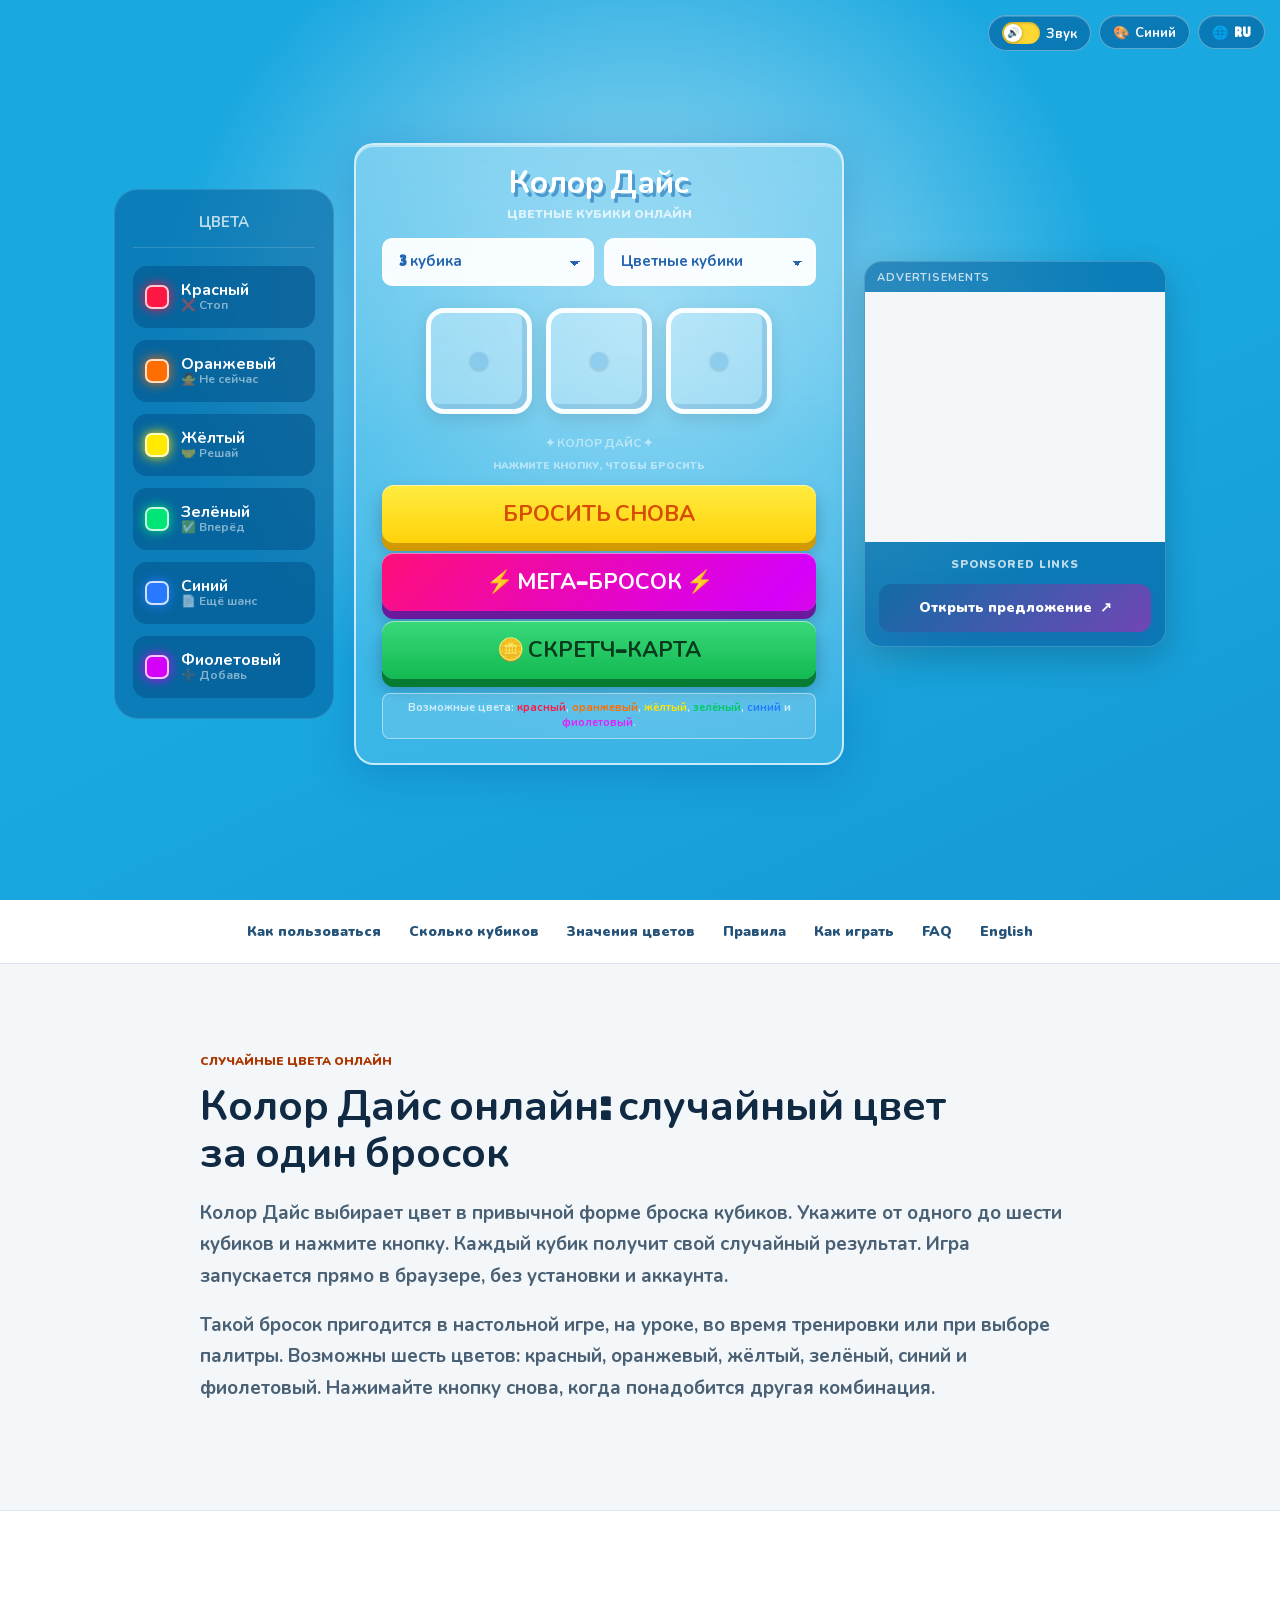
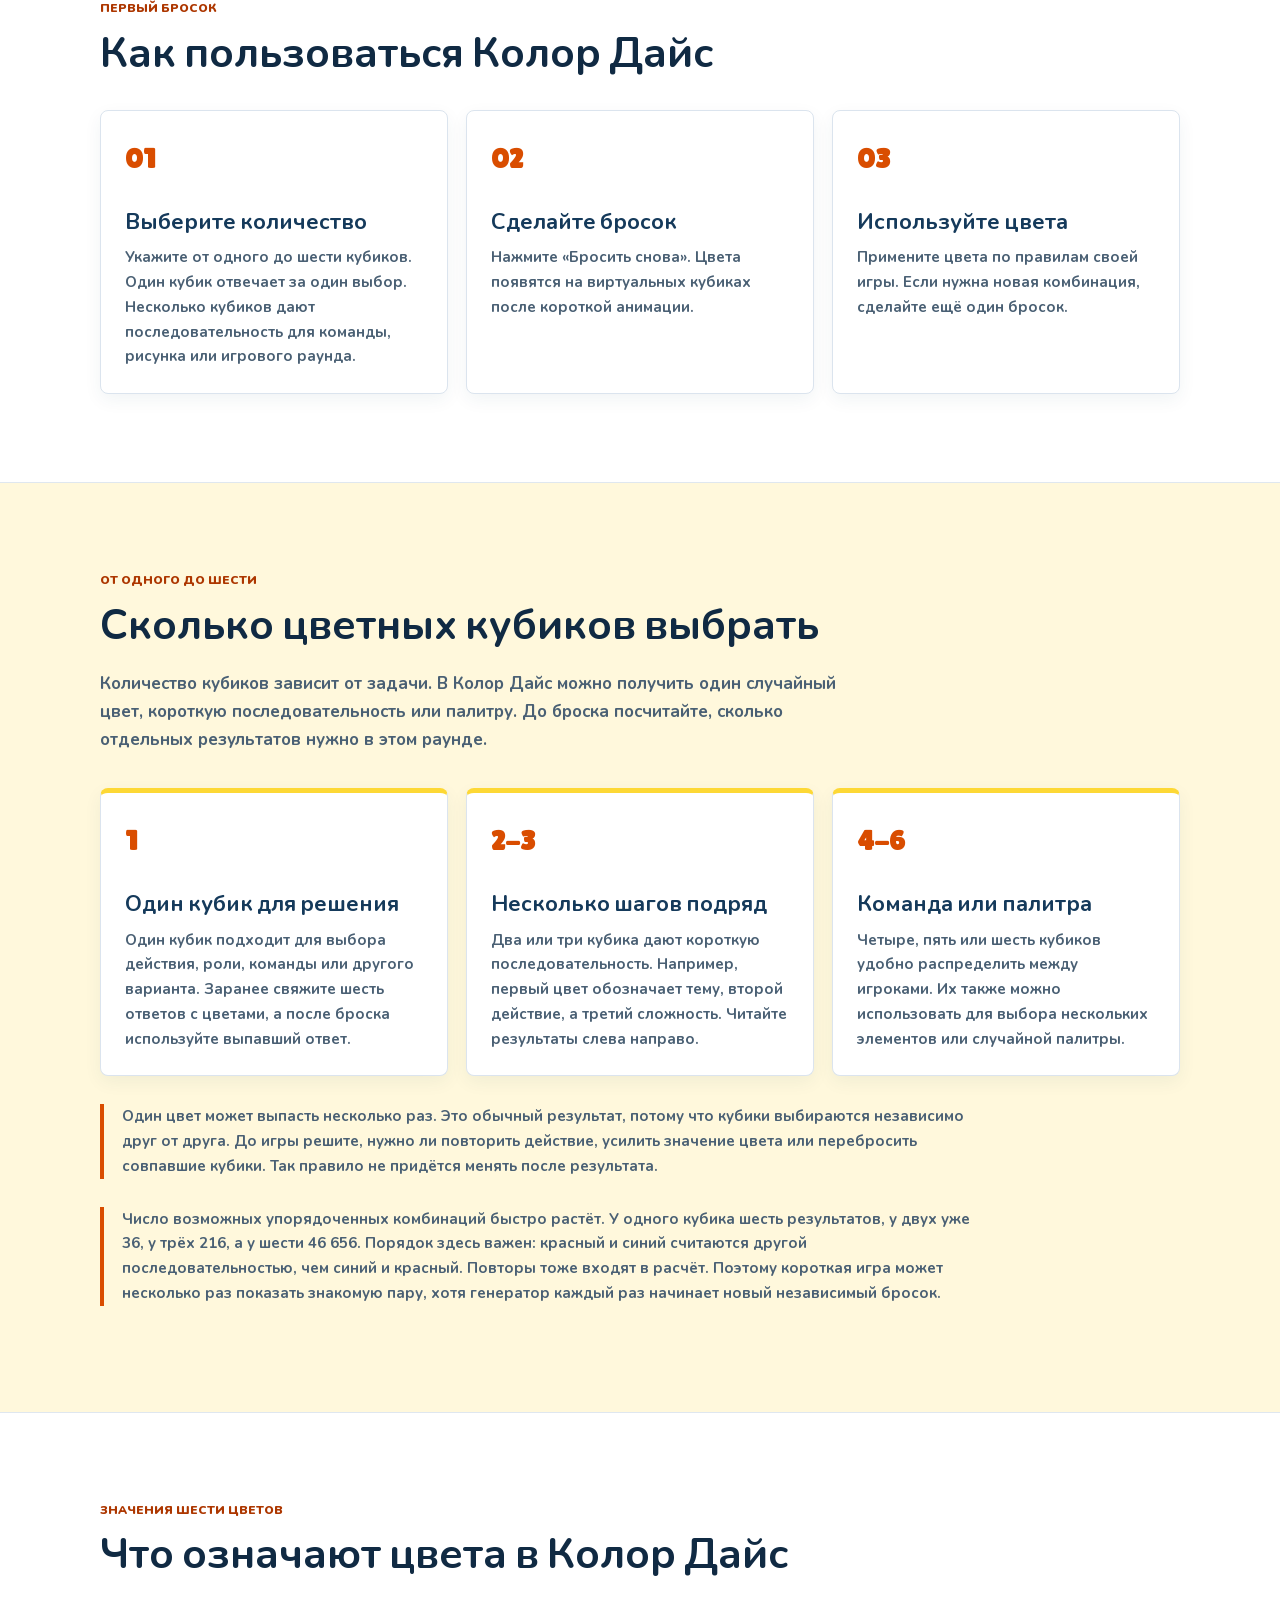
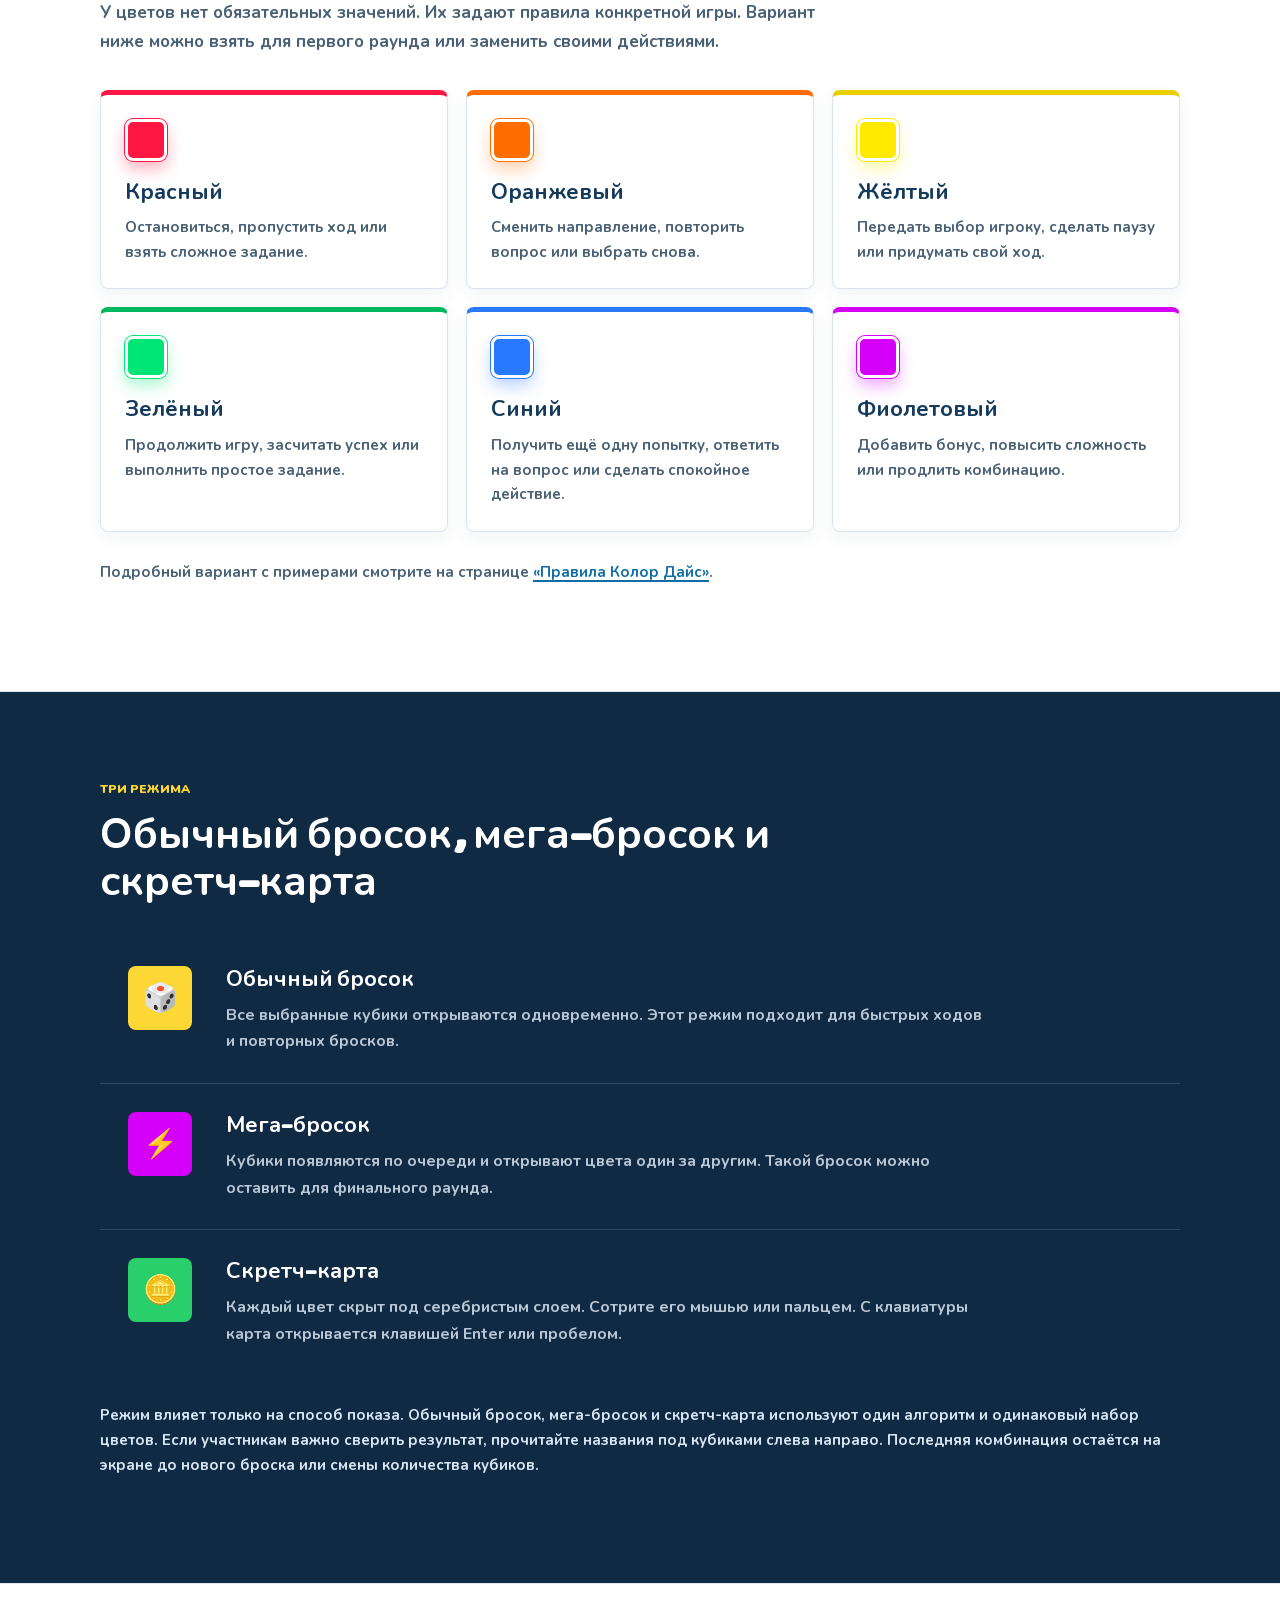
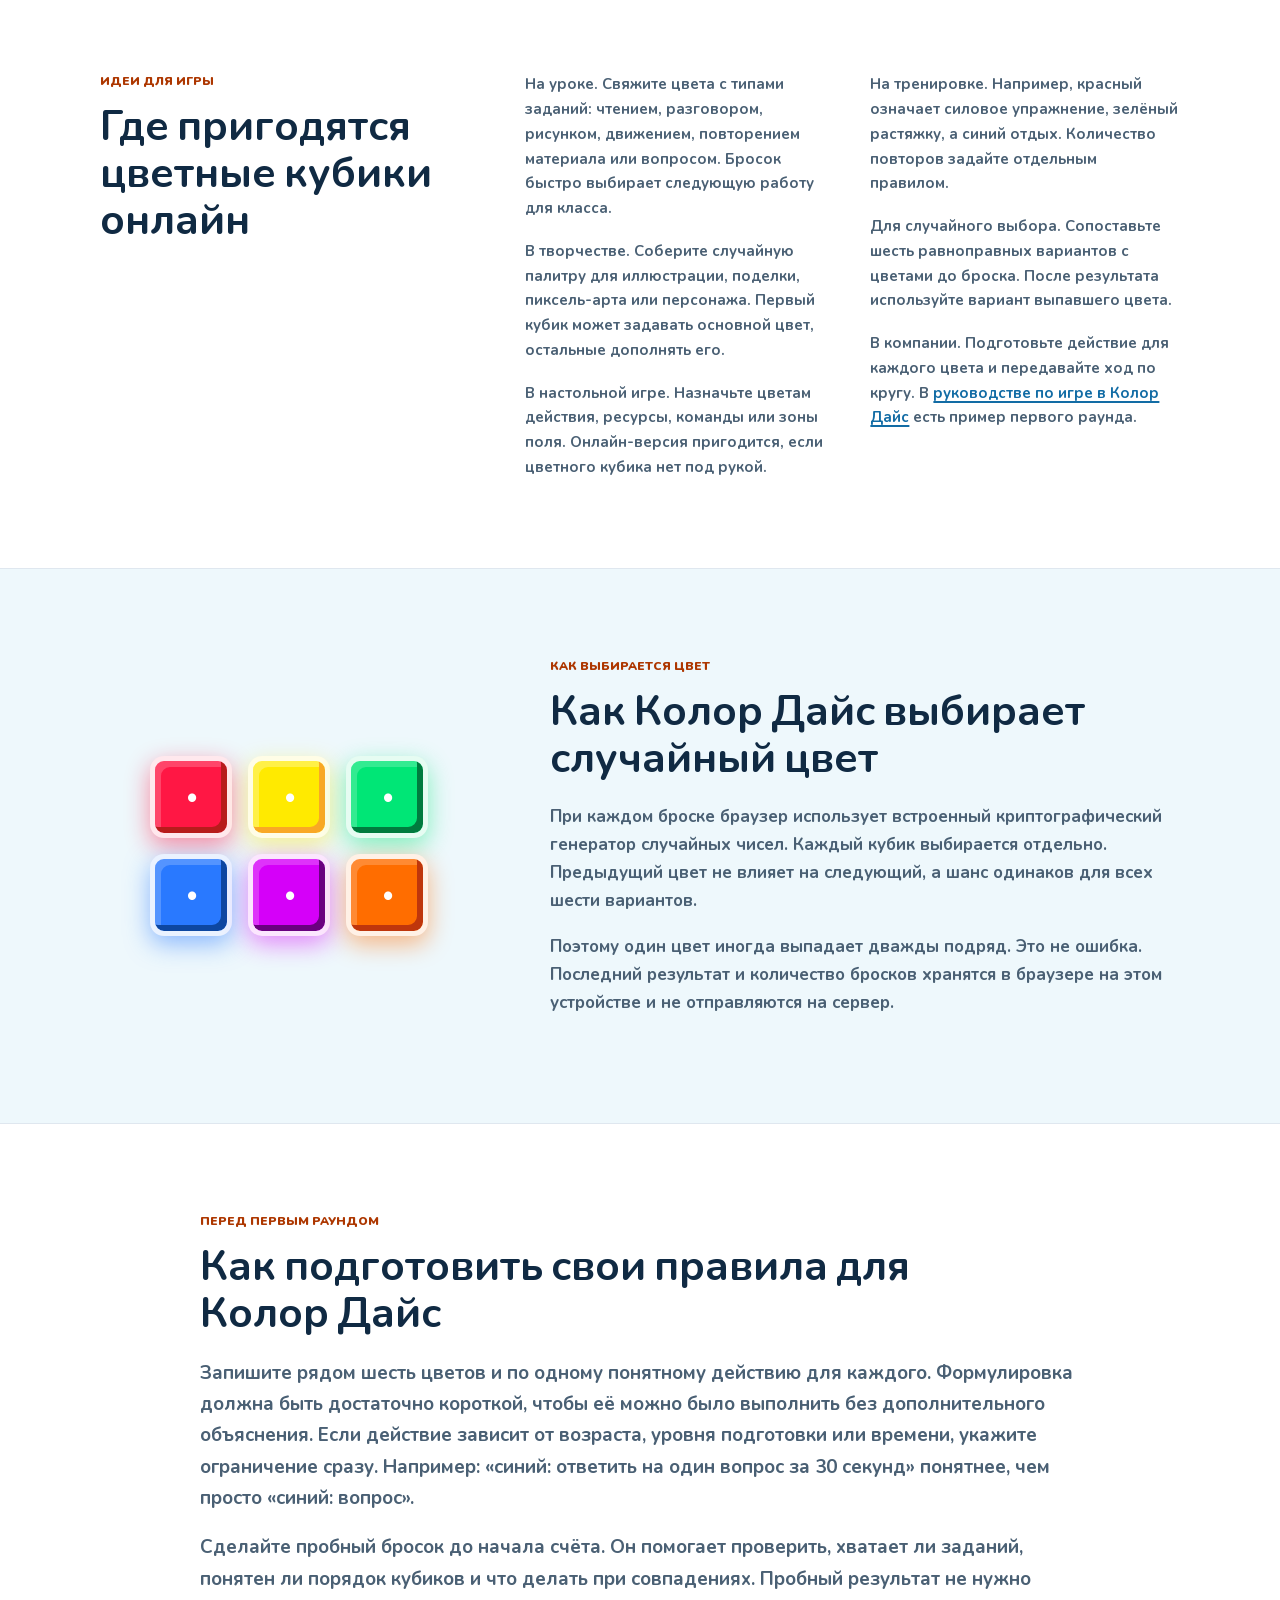
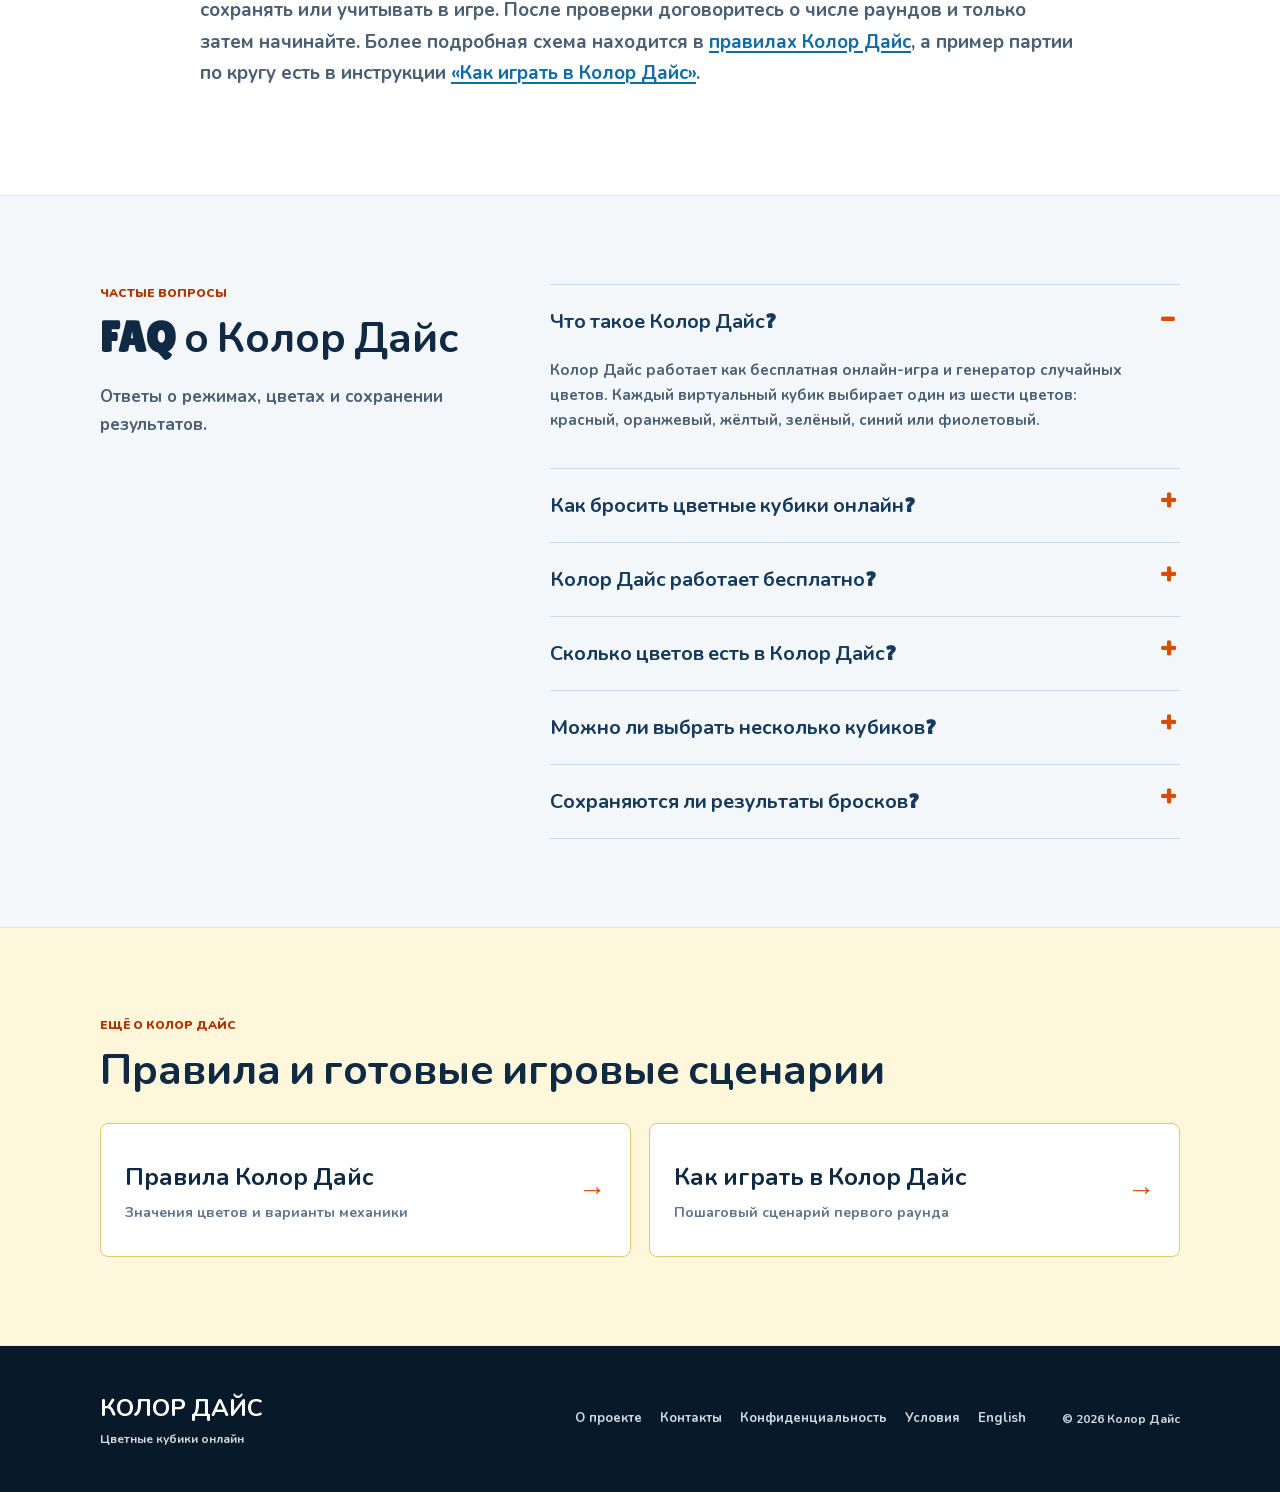
<file: index.html>
<!DOCTYPE html>
<html lang="ru">
<head>
  <!-- Google tag (gtag.js) -->
  <script async src="https://www.googletagmanager.com/gtag/js?id=G-TGBK3WV226"></script>
  <script>window.dataLayer=window.dataLayer||[];function gtag(){dataLayer.push(arguments)}gtag('js',new Date());gtag('config','G-TGBK3WV226');</script>
  <meta charset="utf-8">
  <meta name="viewport" content="width=device-width, initial-scale=1">
  <title>Колор Дайс: бросить цветные кубики онлайн | Color Dice</title>
  <meta name="description" content="Колор Дайс: бесплатные цветные кубики онлайн. Выберите от 1 до 6 кубиков и получите случайные цвета для игры, задания или выбора. Без регистрации.">
  <meta name="robots" content="index, follow, max-image-preview:large">
  <meta name="theme-color" content="#1aa8e0">
  <link rel="canonical" href="https://xn--80ahqbfrbqm.com/">
  <link rel="alternate" hreflang="ru" href="https://xn--80ahqbfrbqm.com/">
  <link rel="alternate" hreflang="en" href="https://xn--80ahqbfrbqm.com/en/">
  <link rel="alternate" hreflang="x-default" href="https://xn--80ahqbfrbqm.com/">
  <link rel="icon" href="/assets/favicon.svg" type="image/svg+xml">
  <link rel="manifest" href="/site.webmanifest">
  <link rel="preload" href="/assets/fonts/lilita-one.woff2" as="font" type="font/woff2" crossorigin>
  <link rel="preload" href="/assets/fonts/nunito-cyrillic.woff2" as="font" type="font/woff2" crossorigin>
  <script>document.documentElement.classList.add("js")</script>
  <link rel="stylesheet" href="/styles.css?v=20260716-1">

  <meta property="og:title" content="Колор Дайс: бросьте цветные кубики онлайн">
  <meta property="og:description" content="Выберите от 1 до 6 кубиков и мгновенно получите случайные цвета в бесплатной игре Колор Дайс.">
  <meta property="og:url" content="https://xn--80ahqbfrbqm.com/">
  <meta property="og:type" content="website">
  <meta property="og:locale" content="ru_RU">
  <meta property="og:site_name" content="Колор Дайс">
  <meta property="og:image" content="https://xn--80ahqbfrbqm.com/assets/kolor-dais-og.png">
  <meta property="og:image:width" content="1200">
  <meta property="og:image:height" content="630">
  <meta property="og:image:alt" content="Обложка Колор Дайс: надпись «Цветные кубики онлайн» и жёлтая кнопка «Бросить кубики»">
  <meta name="twitter:card" content="summary_large_image">
  <meta name="twitter:title" content="Колор Дайс: цветные кубики онлайн">
  <meta name="twitter:description" content="Бросьте до шести цветных кубиков и получите случайную комбинацию онлайн.">
  <meta name="twitter:image" content="https://xn--80ahqbfrbqm.com/assets/kolor-dais-og.png">
  <meta name="twitter:image:alt" content="Обложка Колор Дайс: надпись «Цветные кубики онлайн» и жёлтая кнопка «Бросить кубики»">

  <script type="application/ld+json">
  {
    "@context": "https://schema.org",
    "@graph": [
      {
        "@type": "WebSite",
        "@id": "https://xn--80ahqbfrbqm.com/#website",
        "url": "https://xn--80ahqbfrbqm.com/",
        "name": "Колор Дайс",
        "inLanguage": "ru-RU"
      },
      {
        "@type": "WebApplication",
        "@id": "https://xn--80ahqbfrbqm.com/#app",
        "name": "Колор Дайс",
        "alternateName": "Color Dice",
        "url": "https://xn--80ahqbfrbqm.com/",
        "description": "Бесплатный генератор случайных цветов в формате цветных кубиков онлайн.",
        "applicationCategory": "GameApplication",
        "operatingSystem": "Web",
        "browserRequirements": "Requires JavaScript",
        "isAccessibleForFree": true,
        "inLanguage": "ru-RU"
      },
      {
        "@type": "FAQPage",
        "@id": "https://xn--80ahqbfrbqm.com/#faq",
        "mainEntity": [
          {
            "@type": "Question",
            "name": "Что такое Колор Дайс?",
            "acceptedAnswer": {
              "@type": "Answer",
              "text": "Колор Дайс работает как бесплатная онлайн-игра и генератор случайных цветов. Каждый виртуальный кубик выбирает один из шести цветов: красный, оранжевый, жёлтый, зелёный, синий или фиолетовый."
            }
          },
          {
            "@type": "Question",
            "name": "Как бросить цветные кубики онлайн?",
            "acceptedAnswer": {
              "@type": "Answer",
              "text": "Выберите количество кубиков от одного до шести и нажмите кнопку «Бросить снова». Результат появится сразу в виде цветной комбинации."
            }
          },
          {
            "@type": "Question",
            "name": "Колор Дайс работает бесплатно?",
            "acceptedAnswer": {
              "@type": "Answer",
              "text": "Да. Все основные режимы доступны бесплатно и без регистрации."
            }
          },
          {
            "@type": "Question",
            "name": "Сколько цветов есть в Колор Дайс?",
            "acceptedAnswer": {
              "@type": "Answer",
              "text": "В генераторе используются шесть цветов: красный, оранжевый, жёлтый, зелёный, синий и фиолетовый."
            }
          },
          {
            "@type": "Question",
            "name": "Можно ли выбрать несколько кубиков?",
            "acceptedAnswer": {
              "@type": "Answer",
              "text": "Да. Перед броском можно выбрать от одного до шести цветных кубиков."
            }
          },
          {
            "@type": "Question",
            "name": "Сохраняются ли результаты бросков?",
            "acceptedAnswer": {
              "@type": "Answer",
              "text": "Последний результат и счётчик бросков сохраняются только в вашем браузере. Сайт не требует аккаунта и не отправляет игровую историю на сервер."
            }
          }
        ]
      }
    ]
  }
  </script>
  <script src="https://pl30903145.effectivecpmnetwork.com/7b/55/ea/7b55ea972248a74e282f1e6904099ed9.js" async></script>
</head>
<body class="theme-blue">
  <a class="skip-link" href="#main-content">Перейти к описанию</a>

  <section class="game-stage" id="tool" aria-labelledby="game-title">
    <div class="background-glow" aria-hidden="true"></div>
    <canvas class="background-canvas" id="background-canvas" aria-hidden="true"></canvas>

    <div class="game-toolbar" role="group" aria-label="Настройки игры">
      <button class="toolbar-button sound-button" id="sound-toggle" type="button" aria-pressed="false">
        <span class="sound-switch" aria-hidden="true"><span class="sound-thumb">🔊</span></span>
        <span id="sound-label">Звук</span>
      </button>

      <div class="menu-wrap" id="theme-wrap">
        <button class="toolbar-button" id="theme-toggle" type="button" aria-haspopup="menu" aria-expanded="false">
          <span aria-hidden="true">🎨</span> <span id="theme-label">Синий</span>
        </button>
        <div class="toolbar-menu theme-menu" id="theme-menu" role="menu" aria-label="Цветовая тема">
          <button type="button" role="menuitemradio" aria-checked="true" data-theme="blue">🎨 Синий</button>
          <button type="button" role="menuitemradio" aria-checked="false" data-theme="light">☀️ Светлый</button>
          <button type="button" role="menuitemradio" aria-checked="false" data-theme="dark">🌙 Тёмный</button>
          <button type="button" role="menuitemradio" aria-checked="false" data-theme="sunset">🌅 Закат</button>
          <button type="button" role="menuitemradio" aria-checked="false" data-theme="neon">💜 Неон</button>
          <button type="button" role="menuitemradio" aria-checked="false" data-theme="sunrise">🌄 Рассвет</button>
        </div>
      </div>

      <div class="menu-wrap" id="language-wrap">
        <button class="toolbar-button" id="language-toggle" type="button" aria-haspopup="menu" aria-expanded="false" aria-label="🌐 RU: выбрать язык">
          <span aria-hidden="true">🌐</span> RU
        </button>
        <div class="toolbar-menu language-menu" id="language-menu" role="menu" aria-label="Язык">
          <a href="/" role="menuitem" aria-current="page" lang="ru">Русский <span>RU</span></a>
          <a href="/en/" role="menuitem" lang="en" hreflang="en">English <span>EN</span></a>
        </div>
      </div>
    </div>

    <div class="roll-overlay" id="roll-overlay" aria-hidden="true">
      <p class="overlay-title" id="roll-message">БРОСОК...</p>
      <div class="ghost-dice" id="ghost-dice" aria-hidden="true"></div>
      <div class="ticker" aria-hidden="true"><span>✦ КОЛОР ДАЙС ✦ СЛУЧАЙНЫЕ ЦВЕТА ✦ КОЛОР ДАЙС ✦ СЛУЧАЙНЫЕ ЦВЕТА ✦</span></div>
    </div>

    <div class="mega-overlay" id="mega-overlay" aria-hidden="true">
      <p class="mega-title">⚡ МЕГА-БРОСОК ⚡</p>
      <p class="mega-subtitle">ЦВЕТА ПО ОЧЕРЕДИ</p>
      <div class="mega-dice-row" id="mega-dice-row"></div>
      <div class="mega-progress" id="mega-progress" aria-hidden="true"></div>
      <button class="overlay-close" id="mega-close" type="button" disabled>✓ Готово</button>
    </div>

    <div class="scratch-overlay" id="scratch-overlay" aria-hidden="true">
      <p class="scratch-title">🪙 СКРЕТЧ-КАРТА</p>
      <p class="scratch-hint">Сотрите покрытие и откройте цвета</p>
      <div class="scratch-row" id="scratch-row"></div>
      <div class="scratch-progress-wrap">
        <div class="scratch-progress" aria-hidden="true"><span id="scratch-progress-fill"></span></div>
        <p id="scratch-progress-label">Откройте все карты</p>
      </div>
      <button class="overlay-close scratch-close" id="scratch-close" type="button" disabled>✓ Готово</button>
    </div>

    <div class="game-layout">
      <article class="game-card">
        <h1 id="game-title">Колор Дайс</h1>
        <p class="game-byline">ЦВЕТНЫЕ КУБИКИ ОНЛАЙН</p>

        <div class="game-selects">
          <label class="select-label">
            <span class="visually-hidden">Количество кубиков</span>
            <select id="dice-count">
              <option value="1">1 кубик</option>
              <option value="2">2 кубика</option>
              <option value="3" selected>3 кубика</option>
              <option value="4">4 кубика</option>
              <option value="5">5 кубиков</option>
              <option value="6">6 кубиков</option>
            </select>
          </label>
          <label class="select-label">
            <span class="visually-hidden">Тип кубиков</span>
            <select aria-label="Тип кубиков">
              <option>Цветные кубики</option>
            </select>
          </label>
        </div>

        <div class="dice-area" id="dice-area" role="group" aria-live="polite" aria-label="Результат броска"></div>

        <p class="game-mark">✦ КОЛОР ДАЙС ✦</p>
        <p class="last-result" id="last-result">НАЖМИТЕ КНОПКУ, ЧТОБЫ БРОСИТЬ</p>

        <button class="game-button roll-button" id="roll-button" type="button">БРОСИТЬ СНОВА</button>
        <button class="game-button mega-button" id="mega-button" type="button"><span aria-hidden="true">⚡</span> МЕГА-БРОСОК <span aria-hidden="true">⚡</span></button>
        <button class="game-button scratch-button" id="scratch-button" type="button"><span aria-hidden="true">🪙</span> СКРЕТЧ-КАРТА</button>

        <p class="color-note">Возможные цвета: <span class="text-red">красный</span>, <span class="text-orange">оранжевый</span>, <span class="text-yellow">жёлтый</span>, <span class="text-green">зелёный</span>, <span class="text-blue">синий</span> и <span class="text-purple">фиолетовый</span>.</p>
      </article>

      <aside class="color-legend" aria-labelledby="legend-title">
        <h2 id="legend-title">ЦВЕТА</h2>
        <ul>
          <li><span class="color-swatch red" aria-hidden="true"></span><span><strong>Красный</strong><small>❌ Стоп</small></span></li>
          <li><span class="color-swatch orange" aria-hidden="true"></span><span><strong>Оранжевый</strong><small>🙅 Не сейчас</small></span></li>
          <li><span class="color-swatch yellow" aria-hidden="true"></span><span><strong>Жёлтый</strong><small>🤝 Решай</small></span></li>
          <li><span class="color-swatch green" aria-hidden="true"></span><span><strong>Зелёный</strong><small>✅ Вперёд</small></span></li>
          <li><span class="color-swatch blue" aria-hidden="true"></span><span><strong>Синий</strong><small>📄 Ещё шанс</small></span></li>
          <li><span class="color-swatch purple" aria-hidden="true"></span><span><strong>Фиолетовый</strong><small>➕ Добавь</small></span></li>
        </ul>
      </aside>

      <aside class="game-ad-rail" aria-label="Sponsored links">
        <p class="ad-label">Advertisements</p>
        <div class="ad-frame">
          <script>
            atOptions = {
              'key' : 'e5e53cf5c01da04ef27ba6b74eb38936',
              'format' : 'iframe',
              'height' : 250,
              'width' : 300,
              'params' : {}
            };
          </script>
          <script src="https://www.highperformanceformat.com/e5e53cf5c01da04ef27ba6b74eb38936/invoke.js"></script>
        </div>
        <div class="game-sponsor-card">
          <p>Sponsored links</p>
          <a class="sponsor-link" href="https://www.effectivecpmnetwork.com/yq7pgdq8b?key=f38ef0b7a77905d8d5881fd6dfddd55d" target="_blank" rel="sponsored noopener noreferrer">Открыть предложение <span aria-hidden="true">↗</span></a>
        </div>
      </aside>
    </div>
  </section>

  <main id="main-content">
    <nav class="content-nav" aria-label="Основная навигация">
      <a href="#how-it-works">Как пользоваться</a>
      <a href="#dice-count-guide">Сколько кубиков</a>
      <a href="#color-values">Значения цветов</a>
      <a href="/pravila/">Правила</a>
      <a href="/kak-igrat/">Как играть</a>
      <a href="#faq">FAQ</a>
      <a href="/en/" lang="en" hreflang="en">English</a>
    </nav>

    <section class="content-band intro-band">
      <div class="content-container prose-lead">
        <p class="eyebrow">СЛУЧАЙНЫЕ ЦВЕТА ОНЛАЙН</p>
        <h2>Колор Дайс онлайн: случайный цвет за один бросок</h2>
        <p><strong>Колор Дайс</strong> выбирает цвет в привычной форме броска кубиков. Укажите от одного до шести кубиков и нажмите кнопку. Каждый кубик получит свой случайный результат. Игра запускается прямо в браузере, без установки и аккаунта.</p>
        <p>Такой бросок пригодится в настольной игре, на уроке, во время тренировки или при выборе палитры. Возможны шесть цветов: красный, оранжевый, жёлтый, зелёный, синий и фиолетовый. Нажимайте кнопку снова, когда понадобится другая комбинация.</p>
      </div>
    </section>

    <section class="content-band" id="how-it-works">
      <div class="content-container">
        <p class="eyebrow">ПЕРВЫЙ БРОСОК</p>
        <h2>Как пользоваться Колор Дайс</h2>
        <div class="steps-grid">
          <article>
            <span class="step-number">01</span>
            <h3>Выберите количество</h3>
            <p>Укажите от одного до шести кубиков. Один кубик отвечает за один выбор. Несколько кубиков дают последовательность для команды, рисунка или игрового раунда.</p>
          </article>
          <article>
            <span class="step-number">02</span>
            <h3>Сделайте бросок</h3>
            <p>Нажмите «Бросить снова». Цвета появятся на виртуальных кубиках после короткой анимации.</p>
          </article>
          <article>
            <span class="step-number">03</span>
            <h3>Используйте цвета</h3>
            <p>Примените цвета по правилам своей игры. Если нужна новая комбинация, сделайте ещё один бросок.</p>
          </article>
        </div>
      </div>
    </section>

    <section class="content-band count-guide-band" id="dice-count-guide">
      <div class="content-container">
        <p class="eyebrow">ОТ ОДНОГО ДО ШЕСТИ</p>
        <h2>Сколько цветных кубиков выбрать</h2>
        <p class="section-intro">Количество кубиков зависит от задачи. В Колор Дайс можно получить один случайный цвет, короткую последовательность или палитру. До броска посчитайте, сколько отдельных результатов нужно в этом раунде.</p>
        <div class="steps-grid count-grid">
          <article>
            <span class="step-number">1</span>
            <h3>Один кубик для решения</h3>
            <p>Один кубик подходит для выбора действия, роли, команды или другого варианта. Заранее свяжите шесть ответов с цветами, а после броска используйте выпавший ответ.</p>
          </article>
          <article>
            <span class="step-number">2-3</span>
            <h3>Несколько шагов подряд</h3>
            <p>Два или три кубика дают короткую последовательность. Например, первый цвет обозначает тему, второй действие, а третий сложность. Читайте результаты слева направо.</p>
          </article>
          <article>
            <span class="step-number">4-6</span>
            <h3>Команда или палитра</h3>
            <p>Четыре, пять или шесть кубиков удобно распределить между игроками. Их также можно использовать для выбора нескольких элементов или случайной палитры.</p>
          </article>
        </div>
        <p class="count-guide-note">Один цвет может выпасть несколько раз. Это обычный результат, потому что кубики выбираются независимо друг от друга. До игры решите, нужно ли повторить действие, усилить значение цвета или перебросить совпавшие кубики. Так правило не придётся менять после результата.</p>
        <p class="count-guide-note">Число возможных упорядоченных комбинаций быстро растёт. У одного кубика шесть результатов, у двух уже 36, у трёх 216, а у шести 46 656. Порядок здесь важен: красный и синий считаются другой последовательностью, чем синий и красный. Повторы тоже входят в расчёт. Поэтому короткая игра может несколько раз показать знакомую пару, хотя генератор каждый раз начинает новый независимый бросок.</p>
      </div>
    </section>

    <section class="content-band color-values-band" id="color-values">
      <div class="content-container">
        <p class="eyebrow">ЗНАЧЕНИЯ ШЕСТИ ЦВЕТОВ</p>
        <h2>Что означают цвета в Колор Дайс</h2>
        <p class="section-intro">У цветов нет обязательных значений. Их задают правила конкретной игры. Вариант ниже можно взять для первого раунда или заменить своими действиями.</p>
        <div class="color-grid">
          <article class="red-accent"><span class="large-swatch red" aria-hidden="true"></span><h3>Красный</h3><p>Остановиться, пропустить ход или взять сложное задание.</p></article>
          <article class="orange-accent"><span class="large-swatch orange" aria-hidden="true"></span><h3>Оранжевый</h3><p>Сменить направление, повторить вопрос или выбрать снова.</p></article>
          <article class="yellow-accent"><span class="large-swatch yellow" aria-hidden="true"></span><h3>Жёлтый</h3><p>Передать выбор игроку, сделать паузу или придумать свой ход.</p></article>
          <article class="green-accent"><span class="large-swatch green" aria-hidden="true"></span><h3>Зелёный</h3><p>Продолжить игру, засчитать успех или выполнить простое задание.</p></article>
          <article class="blue-accent"><span class="large-swatch blue" aria-hidden="true"></span><h3>Синий</h3><p>Получить ещё одну попытку, ответить на вопрос или сделать спокойное действие.</p></article>
          <article class="purple-accent"><span class="large-swatch purple" aria-hidden="true"></span><h3>Фиолетовый</h3><p>Добавить бонус, повысить сложность или продлить комбинацию.</p></article>
        </div>
        <p class="text-link-line">Подробный вариант с примерами смотрите на странице <a href="/pravila/">«Правила Колор Дайс»</a>.</p>
      </div>
    </section>

    <section class="content-band modes-band">
      <div class="content-container">
        <p class="eyebrow">ТРИ РЕЖИМА</p>
        <h2>Обычный бросок, мега-бросок и скретч-карта</h2>
        <div class="mode-list">
          <article>
            <div class="mode-icon yellow-mode" aria-hidden="true">🎲</div>
            <div><h3>Обычный бросок</h3><p>Все выбранные кубики открываются одновременно. Этот режим подходит для быстрых ходов и повторных бросков.</p></div>
          </article>
          <article>
            <div class="mode-icon purple-mode" aria-hidden="true">⚡</div>
            <div><h3>Мега-бросок</h3><p>Кубики появляются по очереди и открывают цвета один за другим. Такой бросок можно оставить для финального раунда.</p></div>
          </article>
          <article>
            <div class="mode-icon green-mode" aria-hidden="true">🪙</div>
            <div><h3>Скретч-карта</h3><p>Каждый цвет скрыт под серебристым слоем. Сотрите его мышью или пальцем. С клавиатуры карта открывается клавишей Enter или пробелом.</p></div>
          </article>
        </div>
        <p class="text-link-line">Режим влияет только на способ показа. Обычный бросок, мега-бросок и скретч-карта используют один алгоритм и одинаковый набор цветов. Если участникам важно сверить результат, прочитайте названия под кубиками слева направо. Последняя комбинация остаётся на экране до нового броска или смены количества кубиков.</p>
      </div>
    </section>

    <section class="content-band use-cases-band">
      <div class="content-container two-column-copy">
        <div>
          <p class="eyebrow">ИДЕИ ДЛЯ ИГРЫ</p>
          <h2>Где пригодятся цветные кубики онлайн</h2>
        </div>
        <div class="prose-columns">
          <p><strong>На уроке.</strong> Свяжите цвета с типами заданий: чтением, разговором, рисунком, движением, повторением материала или вопросом. Бросок быстро выбирает следующую работу для класса.</p>
          <p><strong>В творчестве.</strong> Соберите случайную палитру для иллюстрации, поделки, пиксель-арта или персонажа. Первый кубик может задавать основной цвет, остальные дополнять его.</p>
          <p><strong>В настольной игре.</strong> Назначьте цветам действия, ресурсы, команды или зоны поля. Онлайн-версия пригодится, если цветного кубика нет под рукой.</p>
          <p><strong>На тренировке.</strong> Например, красный означает силовое упражнение, зелёный растяжку, а синий отдых. Количество повторов задайте отдельным правилом.</p>
          <p><strong>Для случайного выбора.</strong> Сопоставьте шесть равноправных вариантов с цветами до броска. После результата используйте вариант выпавшего цвета.</p>
          <p><strong>В компании.</strong> Подготовьте действие для каждого цвета и передавайте ход по кругу. В <a href="/kak-igrat/">руководстве по игре в Колор Дайс</a> есть пример первого раунда.</p>
        </div>
      </div>
    </section>

    <section class="content-band fairness-band">
      <div class="content-container fairness-layout">
        <div class="fairness-visual" aria-hidden="true">
          <span class="mini-die red">•</span><span class="mini-die yellow">•</span><span class="mini-die green">•</span><span class="mini-die blue">•</span><span class="mini-die purple">•</span><span class="mini-die orange">•</span>
        </div>
        <div>
          <p class="eyebrow">КАК ВЫБИРАЕТСЯ ЦВЕТ</p>
          <h2>Как Колор Дайс выбирает случайный цвет</h2>
          <p>При каждом броске браузер использует встроенный криптографический генератор случайных чисел. Каждый кубик выбирается отдельно. Предыдущий цвет не влияет на следующий, а шанс одинаков для всех шести вариантов.</p>
          <p>Поэтому один цвет иногда выпадает дважды подряд. Это не ошибка. Последний результат и количество бросков хранятся в браузере на этом устройстве и не отправляются на сервер.</p>
        </div>
      </div>
    </section>

    <section class="content-band">
      <div class="content-container prose-lead">
        <p class="eyebrow">ПЕРЕД ПЕРВЫМ РАУНДОМ</p>
        <h2>Как подготовить свои правила для Колор Дайс</h2>
        <p>Запишите рядом шесть цветов и по одному понятному действию для каждого. Формулировка должна быть достаточно короткой, чтобы её можно было выполнить без дополнительного объяснения. Если действие зависит от возраста, уровня подготовки или времени, укажите ограничение сразу. Например: «синий: ответить на один вопрос за 30 секунд» понятнее, чем просто «синий: вопрос».</p>
        <p>Сделайте пробный бросок до начала счёта. Он помогает проверить, хватает ли заданий, понятен ли порядок кубиков и что делать при совпадениях. Пробный результат не нужно сохранять или учитывать в игре. После проверки договоритесь о числе раундов и только затем начинайте. Более подробная схема находится в <a href="/pravila/">правилах Колор Дайс</a>, а пример партии по кругу есть в инструкции <a href="/kak-igrat/">«Как играть в Колор Дайс»</a>.</p>
      </div>
    </section>

    <section class="content-band faq-band" id="faq">
      <div class="content-container faq-layout">
        <div>
          <p class="eyebrow">ЧАСТЫЕ ВОПРОСЫ</p>
          <h2>FAQ о Колор Дайс</h2>
          <p>Ответы о режимах, цветах и сохранении результатов.</p>
        </div>
        <div class="faq-list">
          <details open>
            <summary>Что такое Колор Дайс?</summary>
            <p>Колор Дайс работает как бесплатная онлайн-игра и генератор случайных цветов. Каждый виртуальный кубик выбирает один из шести цветов: красный, оранжевый, жёлтый, зелёный, синий или фиолетовый.</p>
          </details>
          <details>
            <summary>Как бросить цветные кубики онлайн?</summary>
            <p>Выберите количество кубиков от одного до шести и нажмите кнопку «Бросить снова». Результат появится сразу в виде цветной комбинации.</p>
          </details>
          <details>
            <summary>Колор Дайс работает бесплатно?</summary>
            <p>Да. Все основные режимы доступны бесплатно и без регистрации.</p>
          </details>
          <details>
            <summary>Сколько цветов есть в Колор Дайс?</summary>
            <p>В генераторе используются шесть цветов: красный, оранжевый, жёлтый, зелёный, синий и фиолетовый.</p>
          </details>
          <details>
            <summary>Можно ли выбрать несколько кубиков?</summary>
            <p>Да. Перед броском можно выбрать от одного до шести цветных кубиков.</p>
          </details>
          <details>
            <summary>Сохраняются ли результаты бросков?</summary>
            <p>Последний результат и счётчик бросков сохраняются только в вашем браузере. Сайт не требует аккаунта и не отправляет игровую историю на сервер.</p>
          </details>
        </div>
      </div>
    </section>

    <section class="content-band explore-band">
      <div class="content-container">
        <p class="eyebrow">ЕЩЁ О КОЛОР ДАЙС</p>
        <h2>Правила и готовые игровые сценарии</h2>
        <div class="explore-links">
          <a href="/pravila/"><span>Правила Колор Дайс</span><small>Значения цветов и варианты механики</small><strong aria-hidden="true">→</strong></a>
          <a href="/kak-igrat/"><span>Как играть в Колор Дайс</span><small>Пошаговый сценарий первого раунда</small><strong aria-hidden="true">→</strong></a>
        </div>
      </div>
    </section>
  </main>

  <footer class="site-footer">
    <div class="footer-inner">
      <div><strong>КОЛОР ДАЙС</strong><p>Цветные кубики онлайн</p></div>
      <nav aria-label="Служебная навигация">
        <a href="/o-proekte/">О проекте</a>
        <a href="/kontakty/">Контакты</a>
        <a href="/privacy/">Конфиденциальность</a>
        <a href="/terms/">Условия</a>
        <a href="/en/" lang="en" hreflang="en">English</a>
      </nav>
      <p>© 2026 Колор Дайс</p>
    </div>
  </footer>

  <noscript><p class="noscript">Для работы генератора Колор Дайс включите JavaScript. Правила и описание игры доступны ниже без JavaScript.</p></noscript>
  <script src="/app.js?v=20260716-1" defer></script>
  <script src="https://pl30903147.effectivecpmnetwork.com/99/1d/5b/991d5b23b7eca78e4ce77e825dee773c.js" async></script>
</body>
</html>
</file>
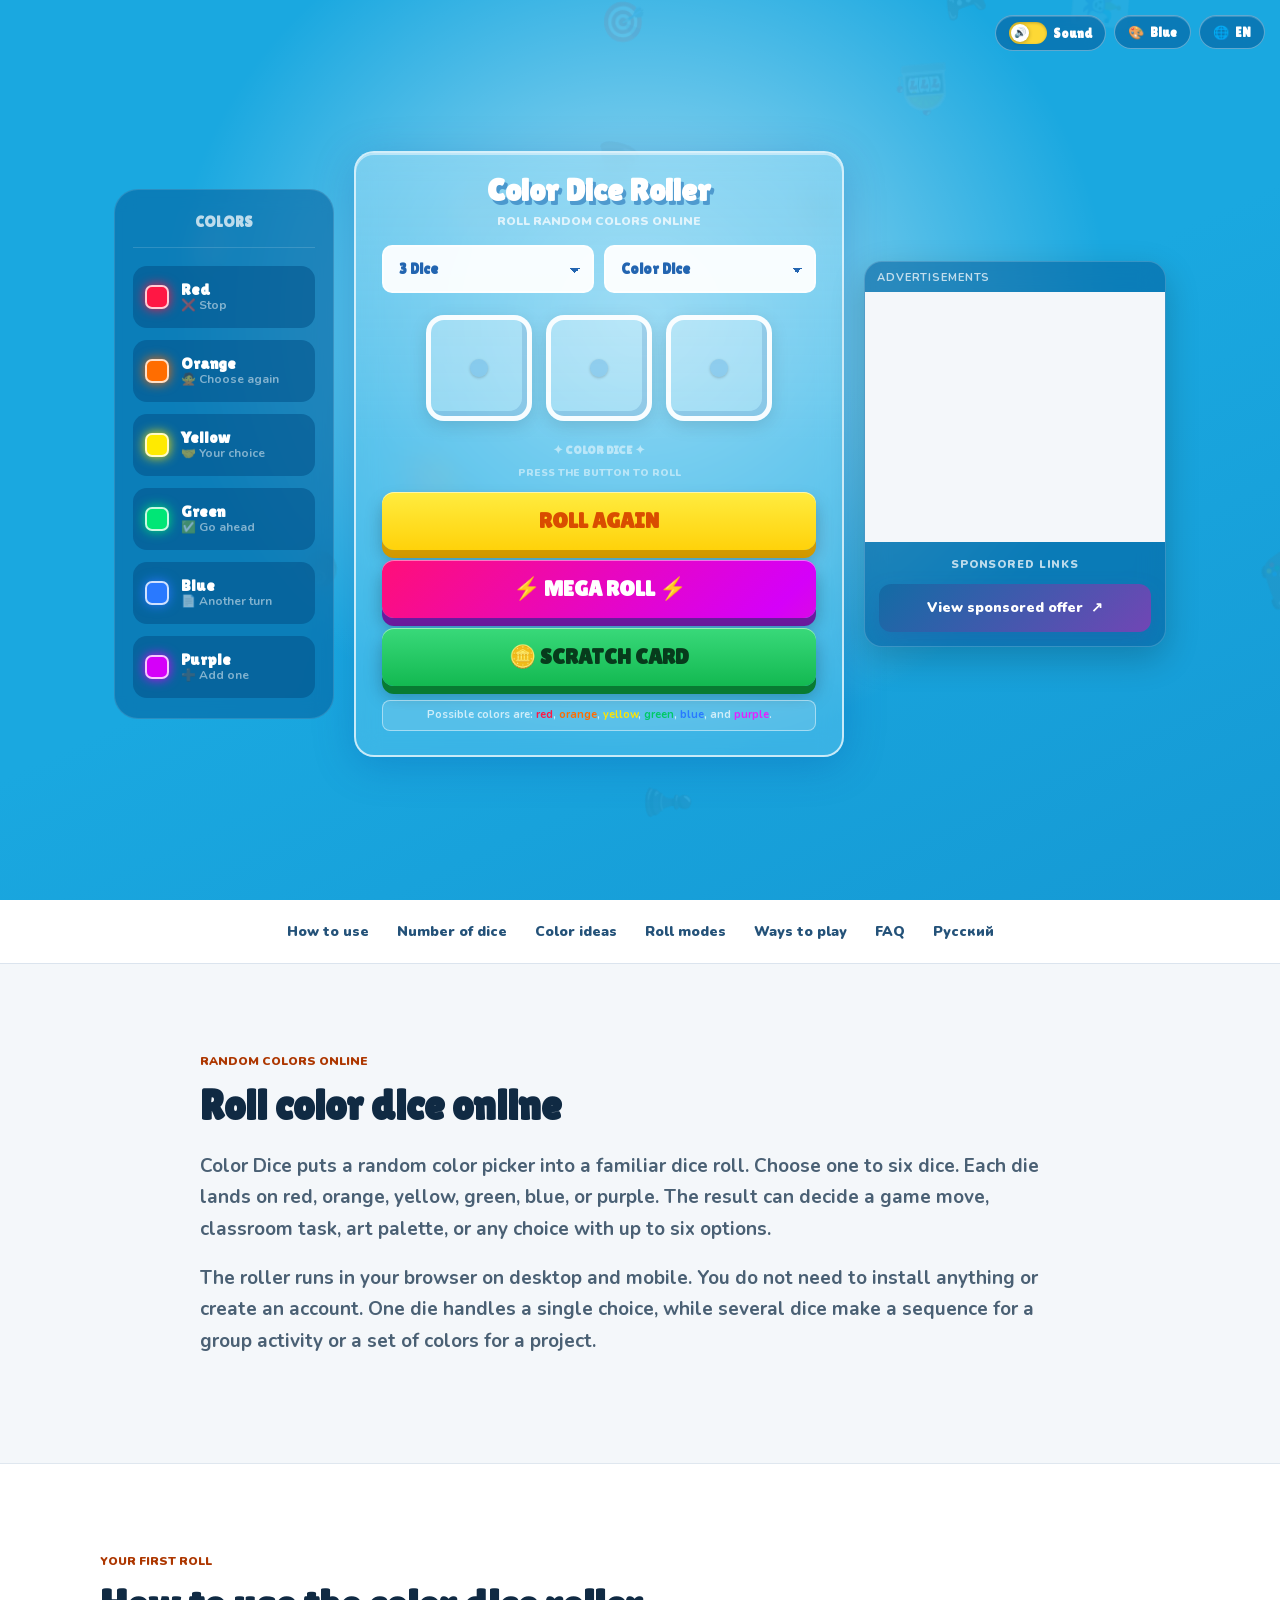
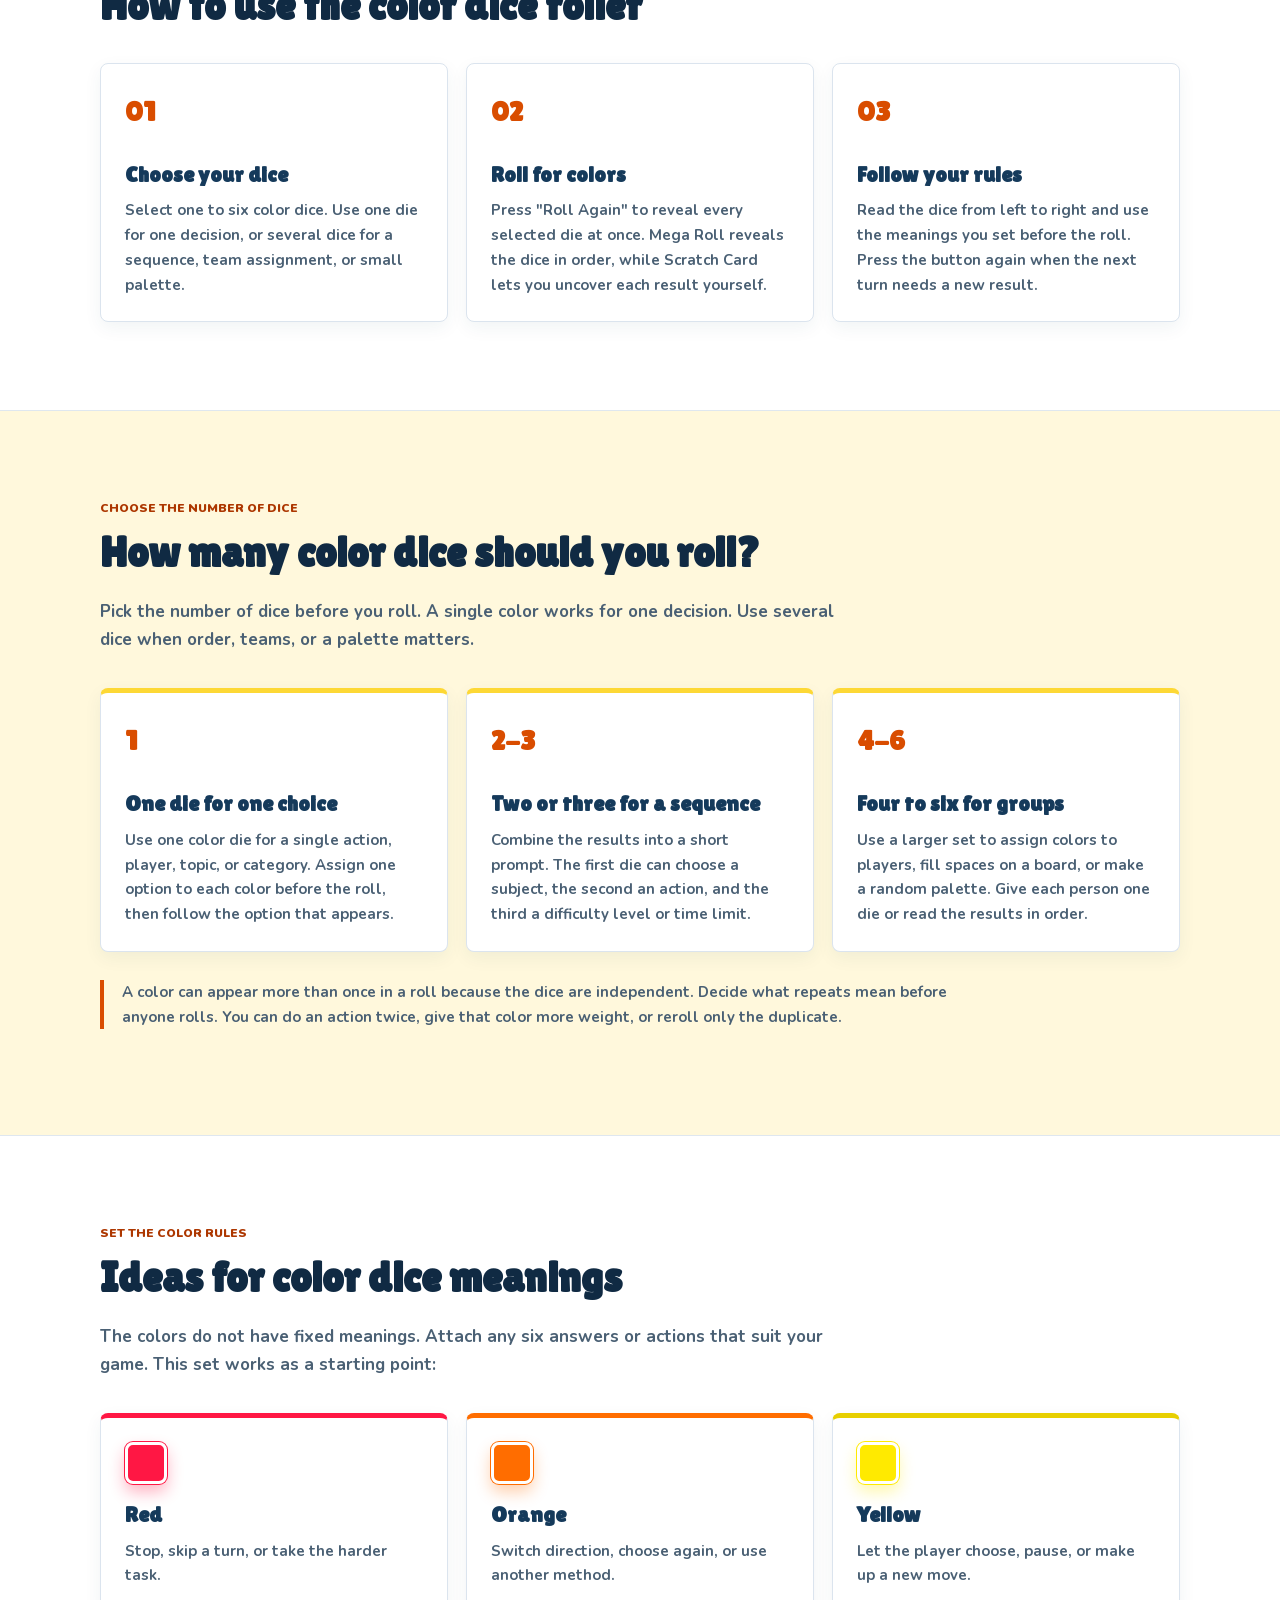
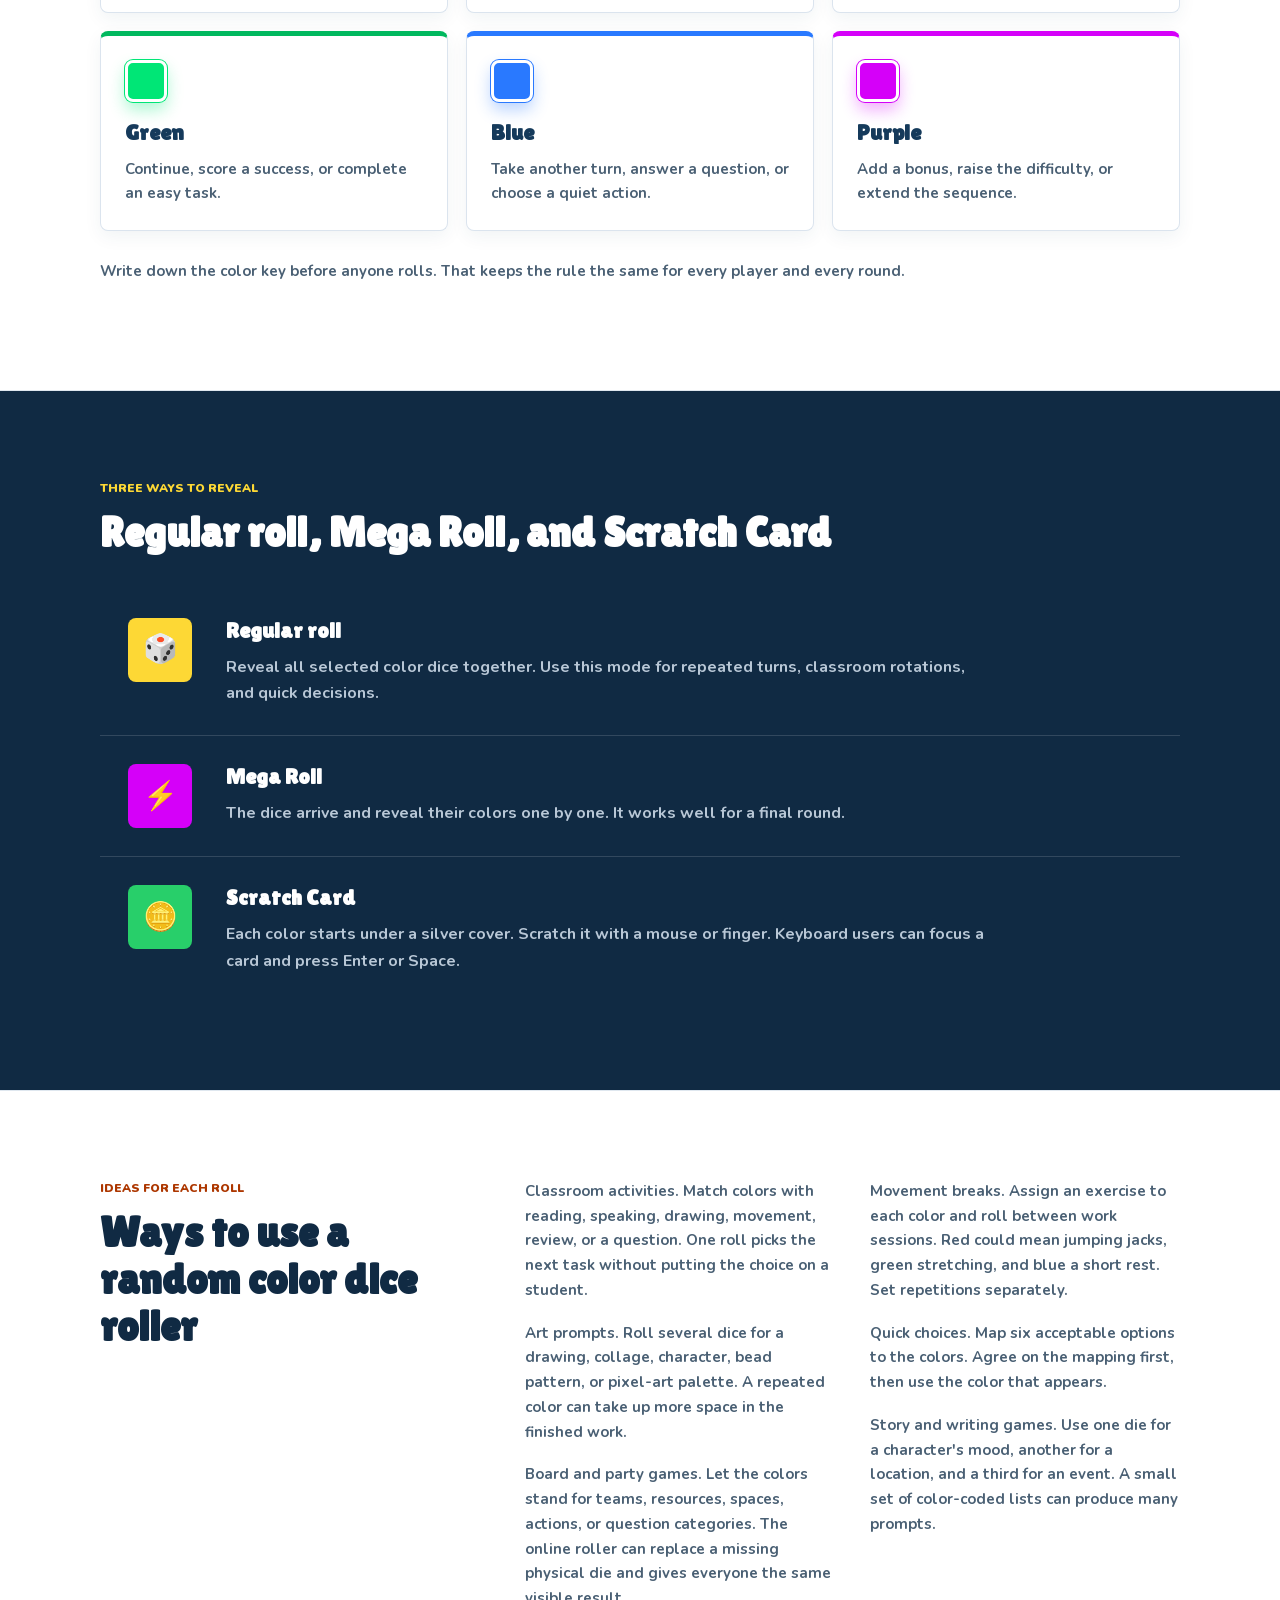
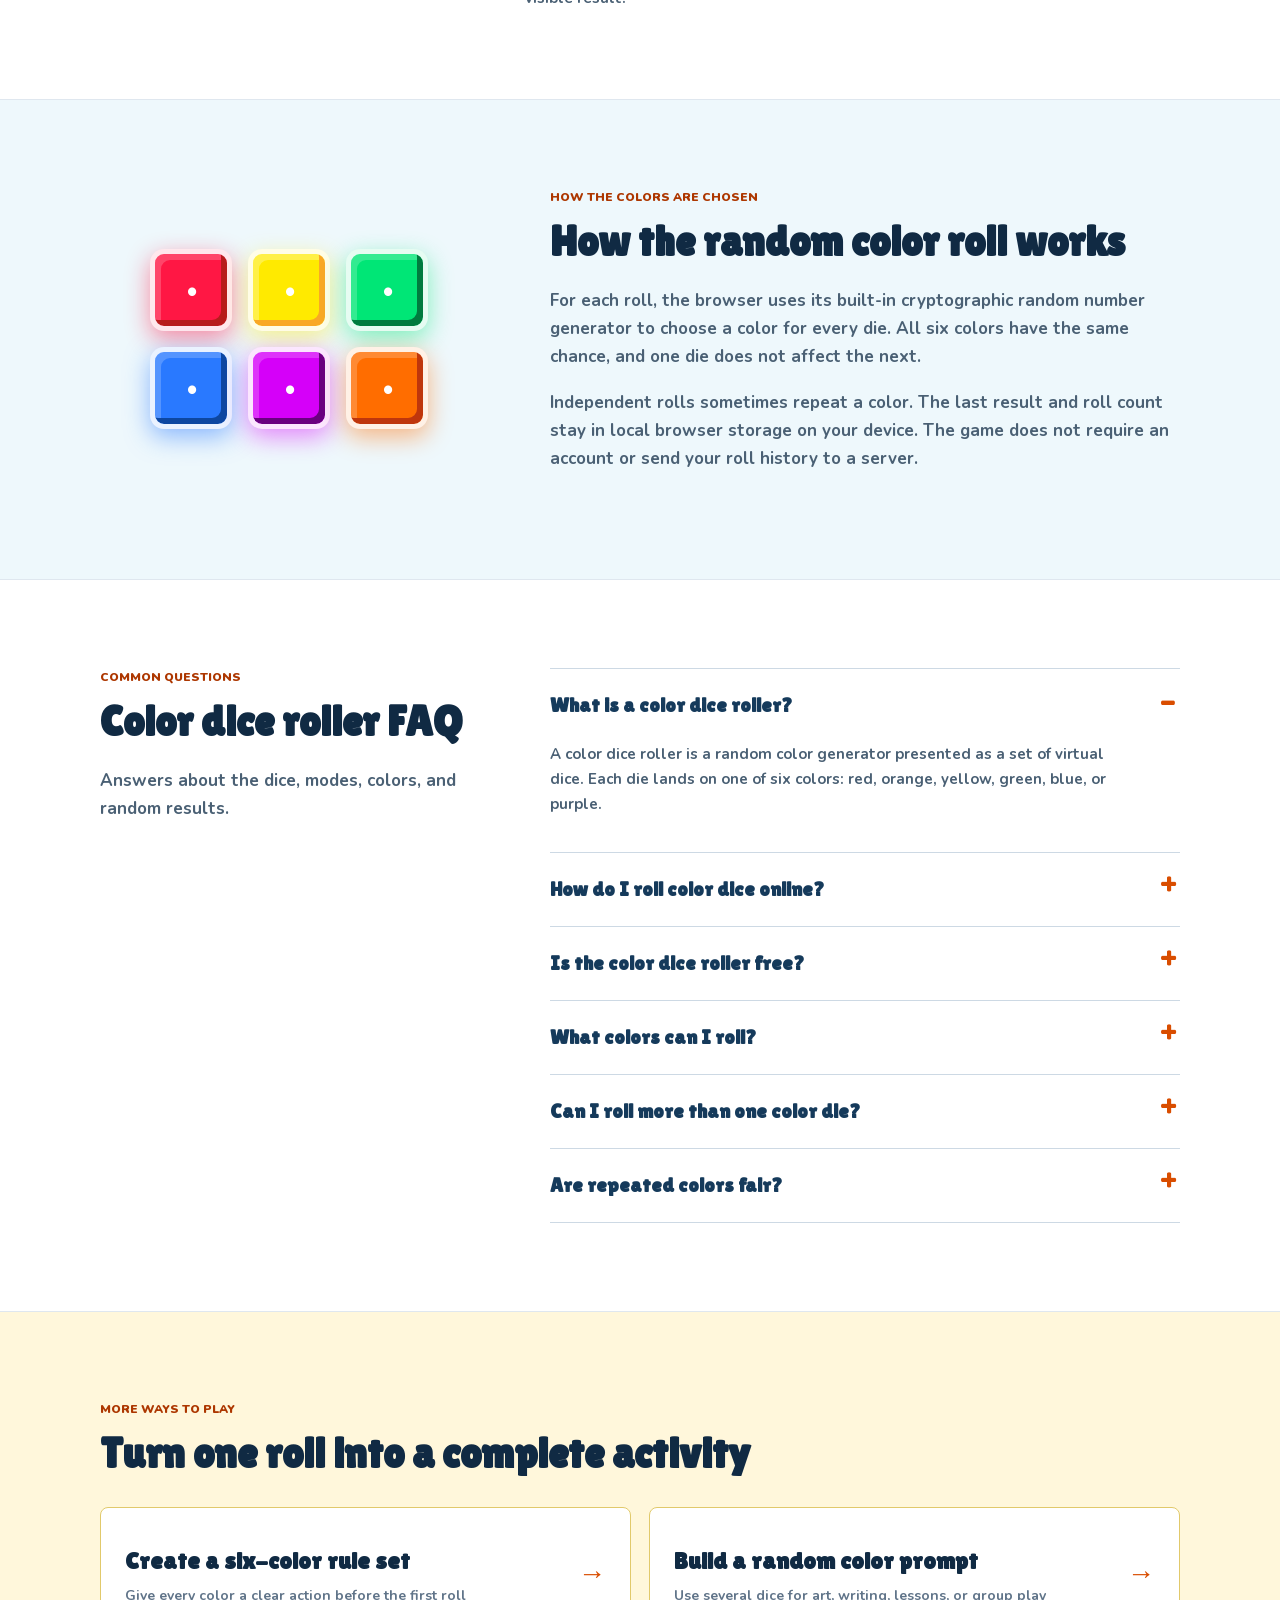
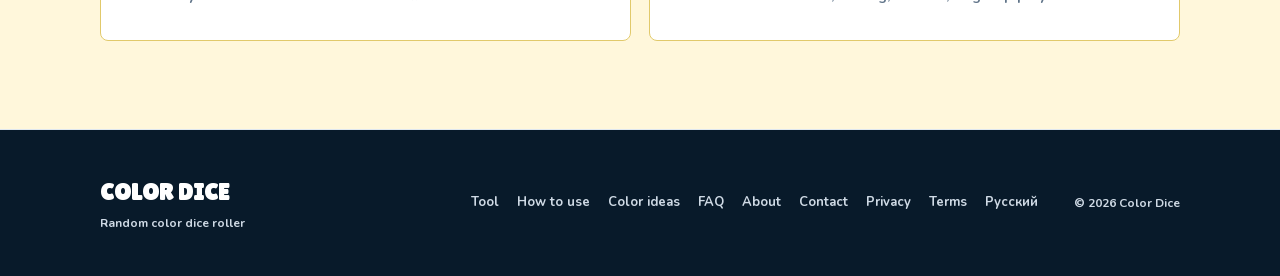
<file: en/index.html>
<!DOCTYPE html>
<html lang="en">
<head>
  <!-- Google tag (gtag.js) -->
  <script async src="https://www.googletagmanager.com/gtag/js?id=G-TGBK3WV226"></script>
  <script>window.dataLayer=window.dataLayer||[];function gtag(){dataLayer.push(arguments)}gtag('js',new Date());gtag('config','G-TGBK3WV226');</script>
  <meta charset="utf-8">
  <meta name="viewport" content="width=device-width, initial-scale=1">
  <title>Color Dice Roller: Roll Random Colors Online for Free</title>
  <meta name="description" content="Roll up to six color dice online for games, lessons, art prompts, and quick choices. Get fair random color results instantly, for free and without signing up.">
  <meta name="robots" content="index, follow, max-image-preview:large">
  <meta name="theme-color" content="#1aa8e0">
  <link rel="canonical" href="https://xn--80ahqbfrbqm.com/en/">
  <link rel="alternate" hreflang="en" href="https://xn--80ahqbfrbqm.com/en/">
  <link rel="alternate" hreflang="ru" href="https://xn--80ahqbfrbqm.com/">
  <link rel="alternate" hreflang="x-default" href="https://xn--80ahqbfrbqm.com/">
  <link rel="icon" href="/assets/favicon.svg" type="image/svg+xml">
  <link rel="manifest" href="/site.webmanifest">
  <link rel="preload" href="/assets/fonts/lilita-one.woff2" as="font" type="font/woff2" crossorigin>
  <link rel="preload" href="/assets/fonts/nunito-latin.woff2" as="font" type="font/woff2" crossorigin>
  <script>document.documentElement.classList.add("js")</script>
  <link rel="stylesheet" href="/styles.css?v=20260716-1">

  <meta property="og:title" content="Color Dice Roller: Roll Random Colors Online">
  <meta property="og:description" content="Roll one to six color dice and get an instant random color combination for games, lessons, art, and everyday choices.">
  <meta property="og:url" content="https://xn--80ahqbfrbqm.com/en/">
  <meta property="og:type" content="website">
  <meta property="og:locale" content="en_US">
  <meta property="og:site_name" content="Color Dice">
  <meta property="og:image" content="https://xn--80ahqbfrbqm.com/assets/color-dice-og.jpg">
  <meta property="og:image:width" content="1200">
  <meta property="og:image:height" content="630">
  <meta property="og:image:alt" content="Color Dice roller showing three random color dice">
  <meta name="twitter:card" content="summary_large_image">
  <meta name="twitter:title" content="Color Dice Roller: Random Colors Online">
  <meta name="twitter:description" content="Roll up to six color dice and reveal a random combination instantly.">
  <meta name="twitter:image" content="https://xn--80ahqbfrbqm.com/assets/color-dice-og.jpg">
  <meta name="twitter:image:alt" content="Color Dice roller showing three random color dice">

  <script type="application/ld+json">
  {
    "@context": "https://schema.org",
    "@graph": [
      {
        "@type": "WebPage",
        "@id": "https://xn--80ahqbfrbqm.com/en/#webpage",
        "url": "https://xn--80ahqbfrbqm.com/en/",
        "name": "Color Dice Roller",
        "description": "A free online color dice roller for generating one to six random colors.",
        "inLanguage": "en-US"
      },
      {
        "@type": "WebApplication",
        "@id": "https://xn--80ahqbfrbqm.com/en/#app",
        "name": "Color Dice Roller",
        "url": "https://xn--80ahqbfrbqm.com/en/",
        "description": "Roll one to six virtual color dice and get random color results online.",
        "applicationCategory": "GameApplication",
        "operatingSystem": "Web",
        "browserRequirements": "Requires JavaScript",
        "isAccessibleForFree": true,
        "inLanguage": "en-US"
      },
      {
        "@type": "FAQPage",
        "@id": "https://xn--80ahqbfrbqm.com/en/#faq",
        "mainEntity": [
          {
            "@type": "Question",
            "name": "What is a color dice roller?",
            "acceptedAnswer": {
              "@type": "Answer",
              "text": "A color dice roller is a random color generator presented as a set of virtual dice. Each die lands on one of six colors: red, orange, yellow, green, blue, or purple."
            }
          },
          {
            "@type": "Question",
            "name": "How do I roll color dice online?",
            "acceptedAnswer": {
              "@type": "Answer",
              "text": "Choose between one and six dice, then press \"Roll Again.\" The random colors appear after a short animation."
            }
          },
          {
            "@type": "Question",
            "name": "Is the color dice roller free?",
            "acceptedAnswer": {
              "@type": "Answer",
              "text": "Yes. The regular roll, Mega Roll, and Scratch Card modes are free to use without an account."
            }
          },
          {
            "@type": "Question",
            "name": "What colors can I roll?",
            "acceptedAnswer": {
              "@type": "Answer",
              "text": "The six possible results are red, orange, yellow, green, blue, and purple."
            }
          },
          {
            "@type": "Question",
            "name": "Can I roll more than one color die?",
            "acceptedAnswer": {
              "@type": "Answer",
              "text": "Yes. You can roll from one to six color dice at the same time."
            }
          },
          {
            "@type": "Question",
            "name": "Are repeated colors fair?",
            "acceptedAnswer": {
              "@type": "Answer",
              "text": "Yes. Every die is rolled independently, so two or more dice can fairly land on the same color."
            }
          }
        ]
      }
    ]
  }
  </script>
  <script src="https://pl30903145.effectivecpmnetwork.com/7b/55/ea/7b55ea972248a74e282f1e6904099ed9.js" async></script>
</head>
<body class="theme-blue">
  <a class="skip-link" href="#main-content">Skip to the guide</a>

  <section class="game-stage" id="tool" aria-labelledby="game-title">
    <div class="background-glow" aria-hidden="true"></div>
    <canvas class="background-canvas" id="background-canvas" aria-hidden="true"></canvas>

    <div class="game-toolbar" role="group" aria-label="Game settings">
      <button class="toolbar-button sound-button" id="sound-toggle" type="button" aria-pressed="false">
        <span class="sound-switch" aria-hidden="true"><span class="sound-thumb">🔊</span></span>
        <span id="sound-label">Sound</span>
      </button>

      <div class="menu-wrap" id="theme-wrap">
        <button class="toolbar-button" id="theme-toggle" type="button" aria-haspopup="menu" aria-expanded="false">
          <span aria-hidden="true">🎨</span> <span id="theme-label">Blue</span>
        </button>
        <div class="toolbar-menu theme-menu" id="theme-menu" role="menu" aria-label="Color theme">
          <button type="button" role="menuitemradio" aria-checked="true" data-theme="blue">🎨 Blue</button>
          <button type="button" role="menuitemradio" aria-checked="false" data-theme="light">☀️ Light</button>
          <button type="button" role="menuitemradio" aria-checked="false" data-theme="dark">🌙 Dark</button>
          <button type="button" role="menuitemradio" aria-checked="false" data-theme="sunset">🌅 Sunset</button>
          <button type="button" role="menuitemradio" aria-checked="false" data-theme="neon">💜 Neon</button>
          <button type="button" role="menuitemradio" aria-checked="false" data-theme="sunrise">🌄 Sunrise</button>
        </div>
      </div>

      <div class="menu-wrap" id="language-wrap">
        <button class="toolbar-button" id="language-toggle" type="button" aria-haspopup="menu" aria-expanded="false" aria-label="🌐 EN: choose language">
          <span aria-hidden="true">🌐</span> EN
        </button>
        <div class="toolbar-menu language-menu" id="language-menu" role="menu" aria-label="Language">
          <a href="/" role="menuitem" lang="ru" hreflang="ru">Русский <span>RU</span></a>
          <a href="/en/" role="menuitem" aria-current="page" lang="en">English <span>EN</span></a>
        </div>
      </div>
    </div>

    <div class="roll-overlay" id="roll-overlay" aria-hidden="true">
      <p class="overlay-title" id="roll-message">ROLLING...</p>
      <div class="ghost-dice" id="ghost-dice" aria-hidden="true"></div>
      <div class="ticker" aria-hidden="true"><span>✦ COLOR DICE ✦ RANDOM COLORS ✦ COLOR DICE ✦ RANDOM COLORS ✦</span></div>
    </div>

    <div class="mega-overlay" id="mega-overlay" aria-hidden="true">
      <p class="mega-title">⚡ MEGA ROLL ⚡</p>
      <p class="mega-subtitle">COLORS ONE BY ONE</p>
      <div class="mega-dice-row" id="mega-dice-row"></div>
      <div class="mega-progress" id="mega-progress" aria-hidden="true"></div>
      <button class="overlay-close" id="mega-close" type="button" disabled>✓ Done</button>
    </div>

    <div class="scratch-overlay" id="scratch-overlay" aria-hidden="true">
      <p class="scratch-title">🪙 SCRATCH CARD</p>
      <p class="scratch-hint">Scratch to reveal your colors</p>
      <div class="scratch-row" id="scratch-row"></div>
      <div class="scratch-progress-wrap">
        <div class="scratch-progress" aria-hidden="true"><span id="scratch-progress-fill"></span></div>
        <p id="scratch-progress-label">Scratch all cards</p>
      </div>
      <button class="overlay-close scratch-close" id="scratch-close" type="button" disabled>✓ Done</button>
    </div>

    <div class="game-layout">
      <article class="game-card">
        <h1 id="game-title">Color Dice Roller</h1>
        <p class="game-byline">ROLL RANDOM COLORS ONLINE</p>

        <div class="game-selects">
          <label class="select-label">
            <span class="visually-hidden">Number of dice</span>
            <select id="dice-count">
              <option value="1">1 Die</option>
              <option value="2">2 Dice</option>
              <option value="3" selected>3 Dice</option>
              <option value="4">4 Dice</option>
              <option value="5">5 Dice</option>
              <option value="6">6 Dice</option>
            </select>
          </label>
          <label class="select-label">
            <span class="visually-hidden">Type of dice</span>
            <select aria-label="Type of dice">
              <option>Color Dice</option>
            </select>
          </label>
        </div>

        <div class="dice-area" id="dice-area" role="group" aria-live="polite" aria-label="Roll result"></div>

        <p class="game-mark">✦ COLOR DICE ✦</p>
        <p class="last-result" id="last-result">PRESS THE BUTTON TO ROLL</p>

        <button class="game-button roll-button" id="roll-button" type="button">ROLL AGAIN</button>
        <button class="game-button mega-button" id="mega-button" type="button"><span aria-hidden="true">⚡</span> MEGA ROLL <span aria-hidden="true">⚡</span></button>
        <button class="game-button scratch-button" id="scratch-button" type="button"><span aria-hidden="true">🪙</span> SCRATCH CARD</button>

        <p class="color-note">Possible colors are: <span class="text-red">red</span>, <span class="text-orange">orange</span>, <span class="text-yellow">yellow</span>, <span class="text-green">green</span>, <span class="text-blue">blue</span>, and <span class="text-purple">purple</span>.</p>
      </article>

      <aside class="color-legend" aria-labelledby="legend-title">
        <h2 id="legend-title">COLORS</h2>
        <ul>
          <li><span class="color-swatch red" aria-hidden="true"></span><span><strong>Red</strong><small>❌ Stop</small></span></li>
          <li><span class="color-swatch orange" aria-hidden="true"></span><span><strong>Orange</strong><small>🙅 Choose again</small></span></li>
          <li><span class="color-swatch yellow" aria-hidden="true"></span><span><strong>Yellow</strong><small>🤝 Your choice</small></span></li>
          <li><span class="color-swatch green" aria-hidden="true"></span><span><strong>Green</strong><small>✅ Go ahead</small></span></li>
          <li><span class="color-swatch blue" aria-hidden="true"></span><span><strong>Blue</strong><small>📄 Another turn</small></span></li>
          <li><span class="color-swatch purple" aria-hidden="true"></span><span><strong>Purple</strong><small>➕ Add one</small></span></li>
        </ul>
      </aside>

      <aside class="game-ad-rail" aria-label="Sponsored links">
        <p class="ad-label">Advertisements</p>
        <div class="ad-frame">
          <script>
            atOptions = {
              'key' : 'e5e53cf5c01da04ef27ba6b74eb38936',
              'format' : 'iframe',
              'height' : 250,
              'width' : 300,
              'params' : {}
            };
          </script>
          <script src="https://www.highperformanceformat.com/e5e53cf5c01da04ef27ba6b74eb38936/invoke.js"></script>
        </div>
        <div class="game-sponsor-card">
          <p>Sponsored links</p>
          <a class="sponsor-link" href="https://www.effectivecpmnetwork.com/yq7pgdq8b?key=f38ef0b7a77905d8d5881fd6dfddd55d" target="_blank" rel="sponsored noopener noreferrer">View sponsored offer <span aria-hidden="true">↗</span></a>
        </div>
      </aside>
    </div>
  </section>

  <main id="main-content">
    <nav class="content-nav" aria-label="Main navigation">
      <a href="#how-to-use">How to use</a>
      <a href="#dice-count-guide">Number of dice</a>
      <a href="#color-values">Color ideas</a>
      <a href="#modes">Roll modes</a>
      <a href="#uses">Ways to play</a>
      <a href="#faq">FAQ</a>
      <a href="/" lang="ru" hreflang="ru">Русский</a>
    </nav>

    <section class="content-band intro-band">
      <div class="content-container prose-lead">
        <p class="eyebrow">RANDOM COLORS ONLINE</p>
        <h2>Roll color dice online</h2>
        <p><strong>Color Dice</strong> puts a random color picker into a familiar dice roll. Choose one to six dice. Each die lands on red, orange, yellow, green, blue, or purple. The result can decide a game move, classroom task, art palette, or any choice with up to six options.</p>
        <p>The roller runs in your browser on desktop and mobile. You do not need to install anything or create an account. One die handles a single choice, while several dice make a sequence for a group activity or a set of colors for a project.</p>
      </div>
    </section>

    <section class="content-band" id="how-to-use">
      <div class="content-container">
        <p class="eyebrow">YOUR FIRST ROLL</p>
        <h2>How to use the color dice roller</h2>
        <div class="steps-grid">
          <article>
            <span class="step-number">01</span>
            <h3>Choose your dice</h3>
            <p>Select one to six color dice. Use one die for one decision, or several dice for a sequence, team assignment, or small palette.</p>
          </article>
          <article>
            <span class="step-number">02</span>
            <h3>Roll for colors</h3>
            <p>Press &quot;Roll Again&quot; to reveal every selected die at once. Mega Roll reveals the dice in order, while Scratch Card lets you uncover each result yourself.</p>
          </article>
          <article>
            <span class="step-number">03</span>
            <h3>Follow your rules</h3>
            <p>Read the dice from left to right and use the meanings you set before the roll. Press the button again when the next turn needs a new result.</p>
          </article>
        </div>
      </div>
    </section>

    <section class="content-band count-guide-band" id="dice-count-guide">
      <div class="content-container">
        <p class="eyebrow">CHOOSE THE NUMBER OF DICE</p>
        <h2>How many color dice should you roll?</h2>
        <p class="section-intro">Pick the number of dice before you roll. A single color works for one decision. Use several dice when order, teams, or a palette matters.</p>
        <div class="steps-grid count-grid">
          <article>
            <span class="step-number">1</span>
            <h3>One die for one choice</h3>
            <p>Use one color die for a single action, player, topic, or category. Assign one option to each color before the roll, then follow the option that appears.</p>
          </article>
          <article>
            <span class="step-number">2-3</span>
            <h3>Two or three for a sequence</h3>
            <p>Combine the results into a short prompt. The first die can choose a subject, the second an action, and the third a difficulty level or time limit.</p>
          </article>
          <article>
            <span class="step-number">4-6</span>
            <h3>Four to six for groups</h3>
            <p>Use a larger set to assign colors to players, fill spaces on a board, or make a random palette. Give each person one die or read the results in order.</p>
          </article>
        </div>
        <p class="count-guide-note">A color can appear more than once in a roll because the dice are independent. Decide what repeats mean before anyone rolls. You can do an action twice, give that color more weight, or reroll only the duplicate.</p>
      </div>
    </section>

    <section class="content-band color-values-band" id="color-values">
      <div class="content-container">
        <p class="eyebrow">SET THE COLOR RULES</p>
        <h2>Ideas for color dice meanings</h2>
        <p class="section-intro">The colors do not have fixed meanings. Attach any six answers or actions that suit your game. This set works as a starting point:</p>
        <div class="color-grid">
          <article class="red-accent"><span class="large-swatch red" aria-hidden="true"></span><h3>Red</h3><p>Stop, skip a turn, or take the harder task.</p></article>
          <article class="orange-accent"><span class="large-swatch orange" aria-hidden="true"></span><h3>Orange</h3><p>Switch direction, choose again, or use another method.</p></article>
          <article class="yellow-accent"><span class="large-swatch yellow" aria-hidden="true"></span><h3>Yellow</h3><p>Let the player choose, pause, or make up a new move.</p></article>
          <article class="green-accent"><span class="large-swatch green" aria-hidden="true"></span><h3>Green</h3><p>Continue, score a success, or complete an easy task.</p></article>
          <article class="blue-accent"><span class="large-swatch blue" aria-hidden="true"></span><h3>Blue</h3><p>Take another turn, answer a question, or choose a quiet action.</p></article>
          <article class="purple-accent"><span class="large-swatch purple" aria-hidden="true"></span><h3>Purple</h3><p>Add a bonus, raise the difficulty, or extend the sequence.</p></article>
        </div>
        <p class="text-link-line">Write down the color key before anyone rolls. That keeps the rule the same for every player and every round.</p>
      </div>
    </section>

    <section class="content-band modes-band" id="modes">
      <div class="content-container">
        <p class="eyebrow">THREE WAYS TO REVEAL</p>
        <h2>Regular roll, Mega Roll, and Scratch Card</h2>
        <div class="mode-list">
          <article>
            <div class="mode-icon yellow-mode" aria-hidden="true">🎲</div>
            <div><h3>Regular roll</h3><p>Reveal all selected color dice together. Use this mode for repeated turns, classroom rotations, and quick decisions.</p></div>
          </article>
          <article>
            <div class="mode-icon purple-mode" aria-hidden="true">⚡</div>
            <div><h3>Mega Roll</h3><p>The dice arrive and reveal their colors one by one. It works well for a final round.</p></div>
          </article>
          <article>
            <div class="mode-icon green-mode" aria-hidden="true">🪙</div>
            <div><h3>Scratch Card</h3><p>Each color starts under a silver cover. Scratch it with a mouse or finger. Keyboard users can focus a card and press Enter or Space.</p></div>
          </article>
        </div>
      </div>
    </section>

    <section class="content-band use-cases-band" id="uses">
      <div class="content-container two-column-copy">
        <div>
        <p class="eyebrow">IDEAS FOR EACH ROLL</p>
          <h2>Ways to use a random color dice roller</h2>
        </div>
        <div class="prose-columns">
          <p><strong>Classroom activities.</strong> Match colors with reading, speaking, drawing, movement, review, or a question. One roll picks the next task without putting the choice on a student.</p>
          <p><strong>Art prompts.</strong> Roll several dice for a drawing, collage, character, bead pattern, or pixel-art palette. A repeated color can take up more space in the finished work.</p>
          <p><strong>Board and party games.</strong> Let the colors stand for teams, resources, spaces, actions, or question categories. The online roller can replace a missing physical die and gives everyone the same visible result.</p>
          <p><strong>Movement breaks.</strong> Assign an exercise to each color and roll between work sessions. Red could mean jumping jacks, green stretching, and blue a short rest. Set repetitions separately.</p>
          <p><strong>Quick choices.</strong> Map six acceptable options to the colors. Agree on the mapping first, then use the color that appears.</p>
          <p><strong>Story and writing games.</strong> Use one die for a character's mood, another for a location, and a third for an event. A small set of color-coded lists can produce many prompts.</p>
        </div>
      </div>
    </section>

    <section class="content-band fairness-band">
      <div class="content-container fairness-layout">
        <div class="fairness-visual" aria-hidden="true">
          <span class="mini-die red">•</span><span class="mini-die yellow">•</span><span class="mini-die green">•</span><span class="mini-die blue">•</span><span class="mini-die purple">•</span><span class="mini-die orange">•</span>
        </div>
        <div>
          <p class="eyebrow">HOW THE COLORS ARE CHOSEN</p>
          <h2>How the random color roll works</h2>
          <p>For each roll, the browser uses its built-in cryptographic random number generator to choose a color for every die. All six colors have the same chance, and one die does not affect the next.</p>
          <p>Independent rolls sometimes repeat a color. The last result and roll count stay in local browser storage on your device. The game does not require an account or send your roll history to a server.</p>
        </div>
      </div>
    </section>

    <section class="content-band faq-band" id="faq">
      <div class="content-container faq-layout">
        <div>
          <p class="eyebrow">COMMON QUESTIONS</p>
          <h2>Color dice roller FAQ</h2>
          <p>Answers about the dice, modes, colors, and random results.</p>
        </div>
        <div class="faq-list">
          <details open>
            <summary>What is a color dice roller?</summary>
            <p>A color dice roller is a random color generator presented as a set of virtual dice. Each die lands on one of six colors: red, orange, yellow, green, blue, or purple.</p>
          </details>
          <details>
            <summary>How do I roll color dice online?</summary>
            <p>Choose between one and six dice, then press "Roll Again." The random colors appear after a short animation.</p>
          </details>
          <details>
            <summary>Is the color dice roller free?</summary>
            <p>Yes. The regular roll, Mega Roll, and Scratch Card modes are free to use without an account.</p>
          </details>
          <details>
            <summary>What colors can I roll?</summary>
            <p>The six possible results are red, orange, yellow, green, blue, and purple.</p>
          </details>
          <details>
            <summary>Can I roll more than one color die?</summary>
            <p>Yes. You can roll from one to six color dice at the same time.</p>
          </details>
          <details>
            <summary>Are repeated colors fair?</summary>
            <p>Yes. Every die is rolled independently, so two or more dice can fairly land on the same color.</p>
          </details>
        </div>
      </div>
    </section>

    <section class="content-band explore-band">
      <div class="content-container">
        <p class="eyebrow">MORE WAYS TO PLAY</p>
        <h2>Turn one roll into a complete activity</h2>
        <div class="explore-links">
          <a href="#color-values"><span>Create a six-color rule set</span><small>Give every color a clear action before the first roll</small><strong aria-hidden="true">→</strong></a>
          <a href="#uses"><span>Build a random color prompt</span><small>Use several dice for art, writing, lessons, or group play</small><strong aria-hidden="true">→</strong></a>
        </div>
      </div>
    </section>
  </main>

  <footer class="site-footer">
    <div class="footer-inner">
      <div><strong>COLOR DICE</strong><p>Random color dice roller</p></div>
      <nav aria-label="Footer navigation">
        <a href="#tool">Tool</a>
        <a href="#how-to-use">How to use</a>
        <a href="#color-values">Color ideas</a>
        <a href="#faq">FAQ</a>
        <a href="/en/about/">About</a>
        <a href="/en/contact/">Contact</a>
        <a href="/en/privacy/">Privacy</a>
        <a href="/en/terms/">Terms</a>
        <a href="/" lang="ru" hreflang="ru">Русский</a>
      </nav>
      <p>© 2026 Color Dice</p>
    </div>
  </footer>

  <noscript><p class="noscript">Enable JavaScript to use the Color Dice roller. The guide and game ideas below are still available without JavaScript.</p></noscript>
  <script src="/app.js?v=20260716-1" defer></script>
  <script src="https://pl30903147.effectivecpmnetwork.com/99/1d/5b/991d5b23b7eca78e4ce77e825dee773c.js" async></script>
</body>
</html>
</file>
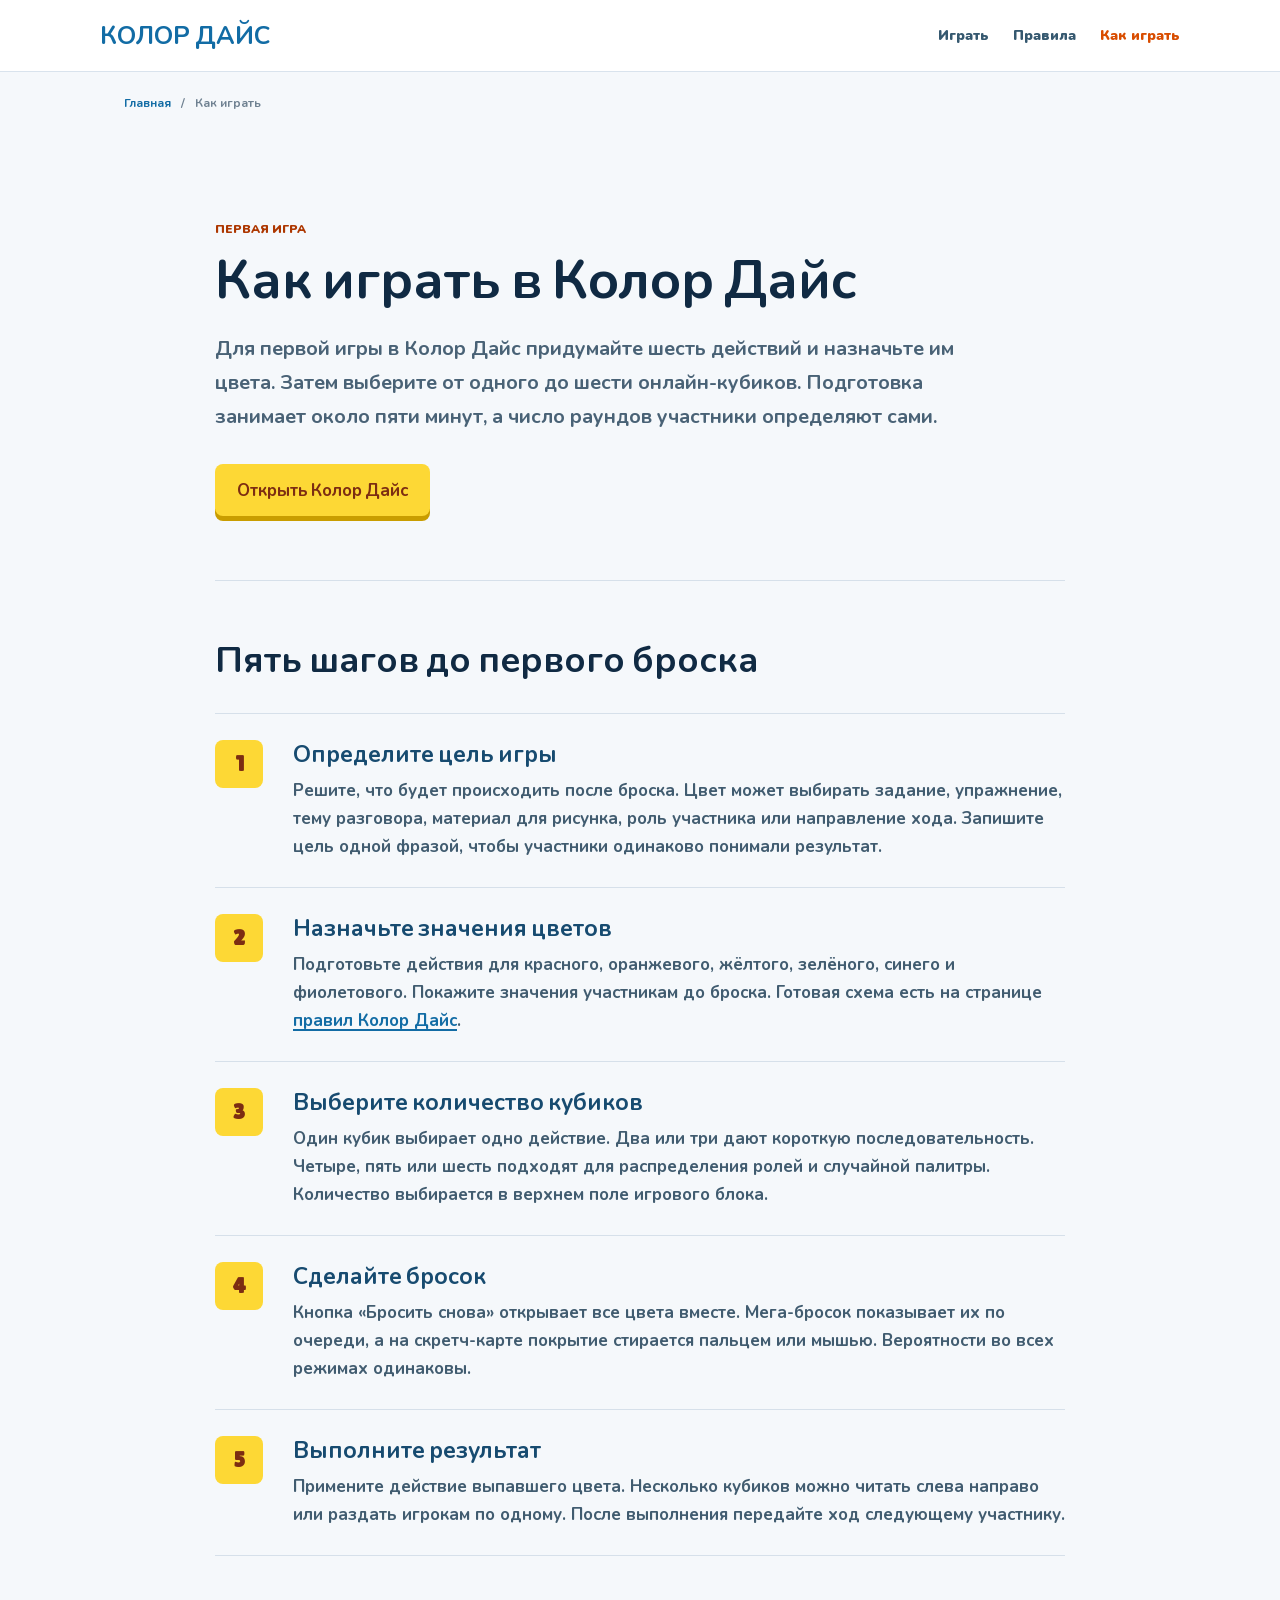
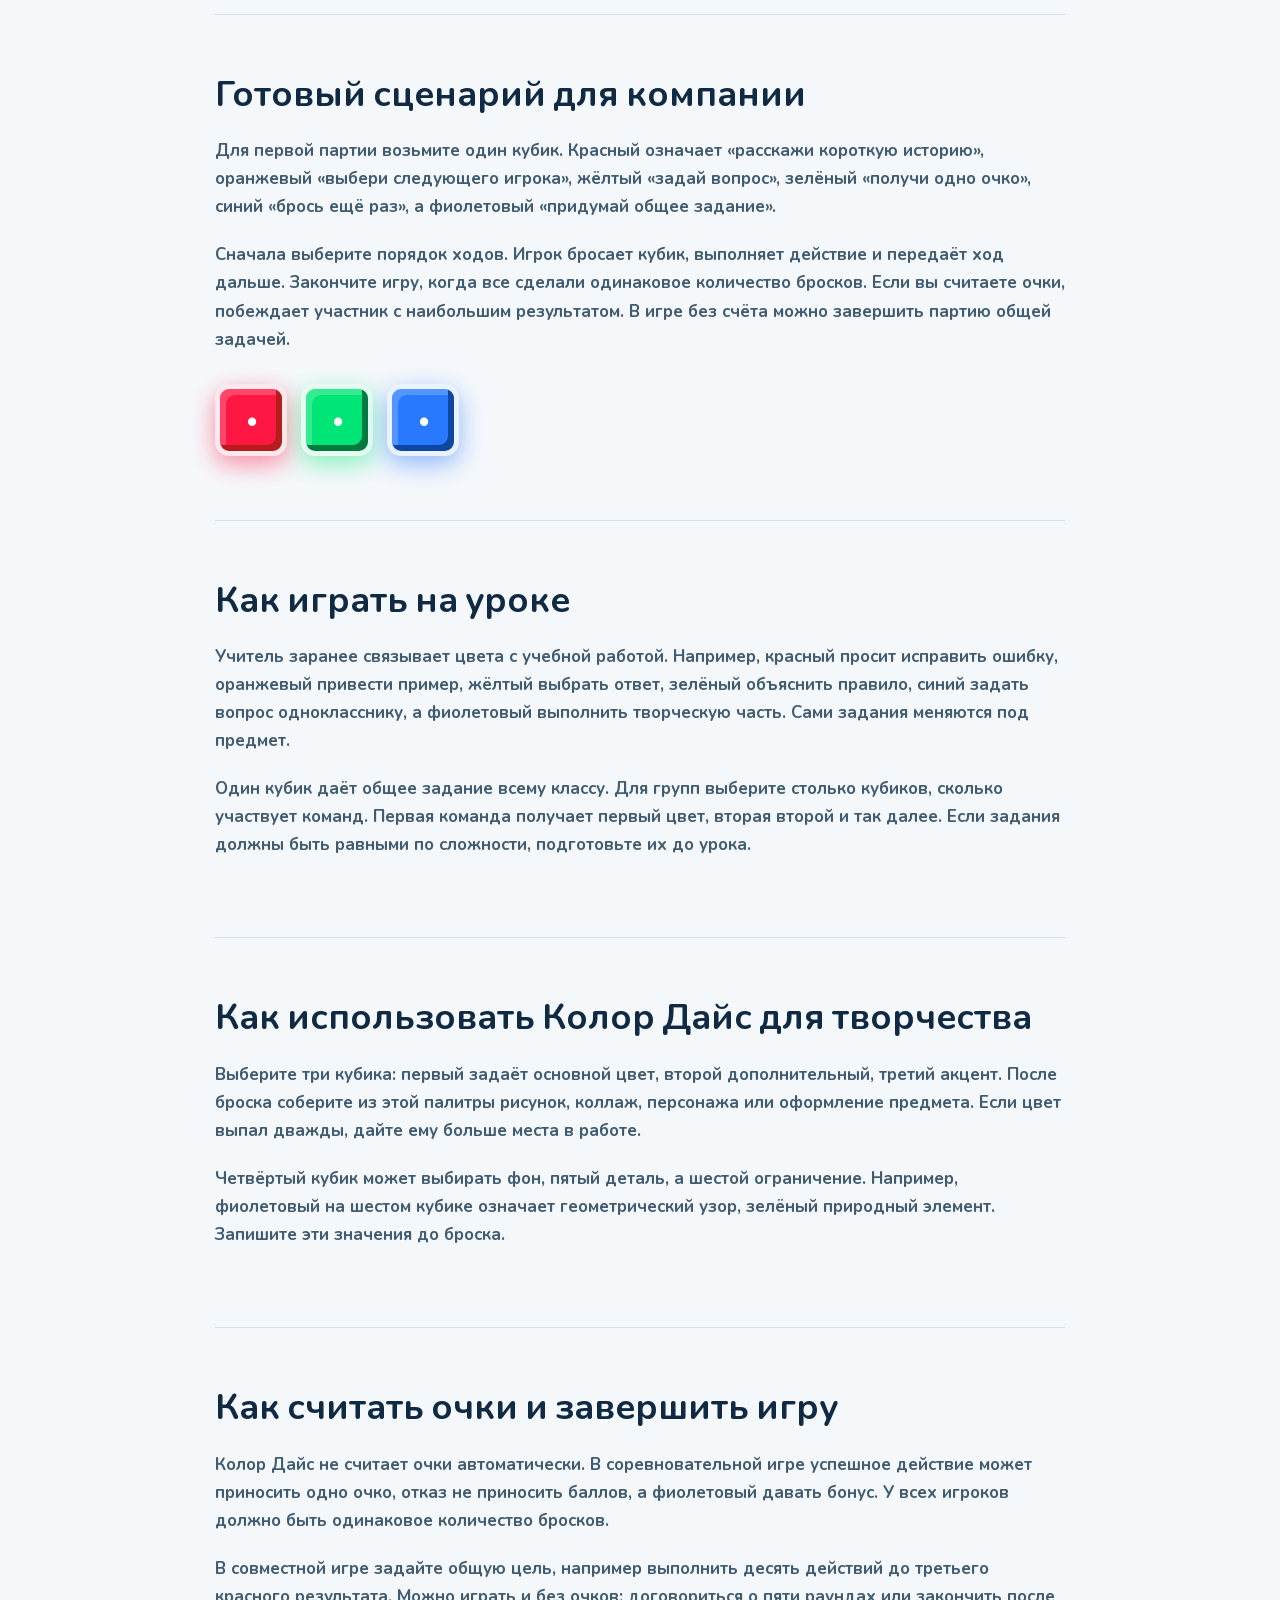
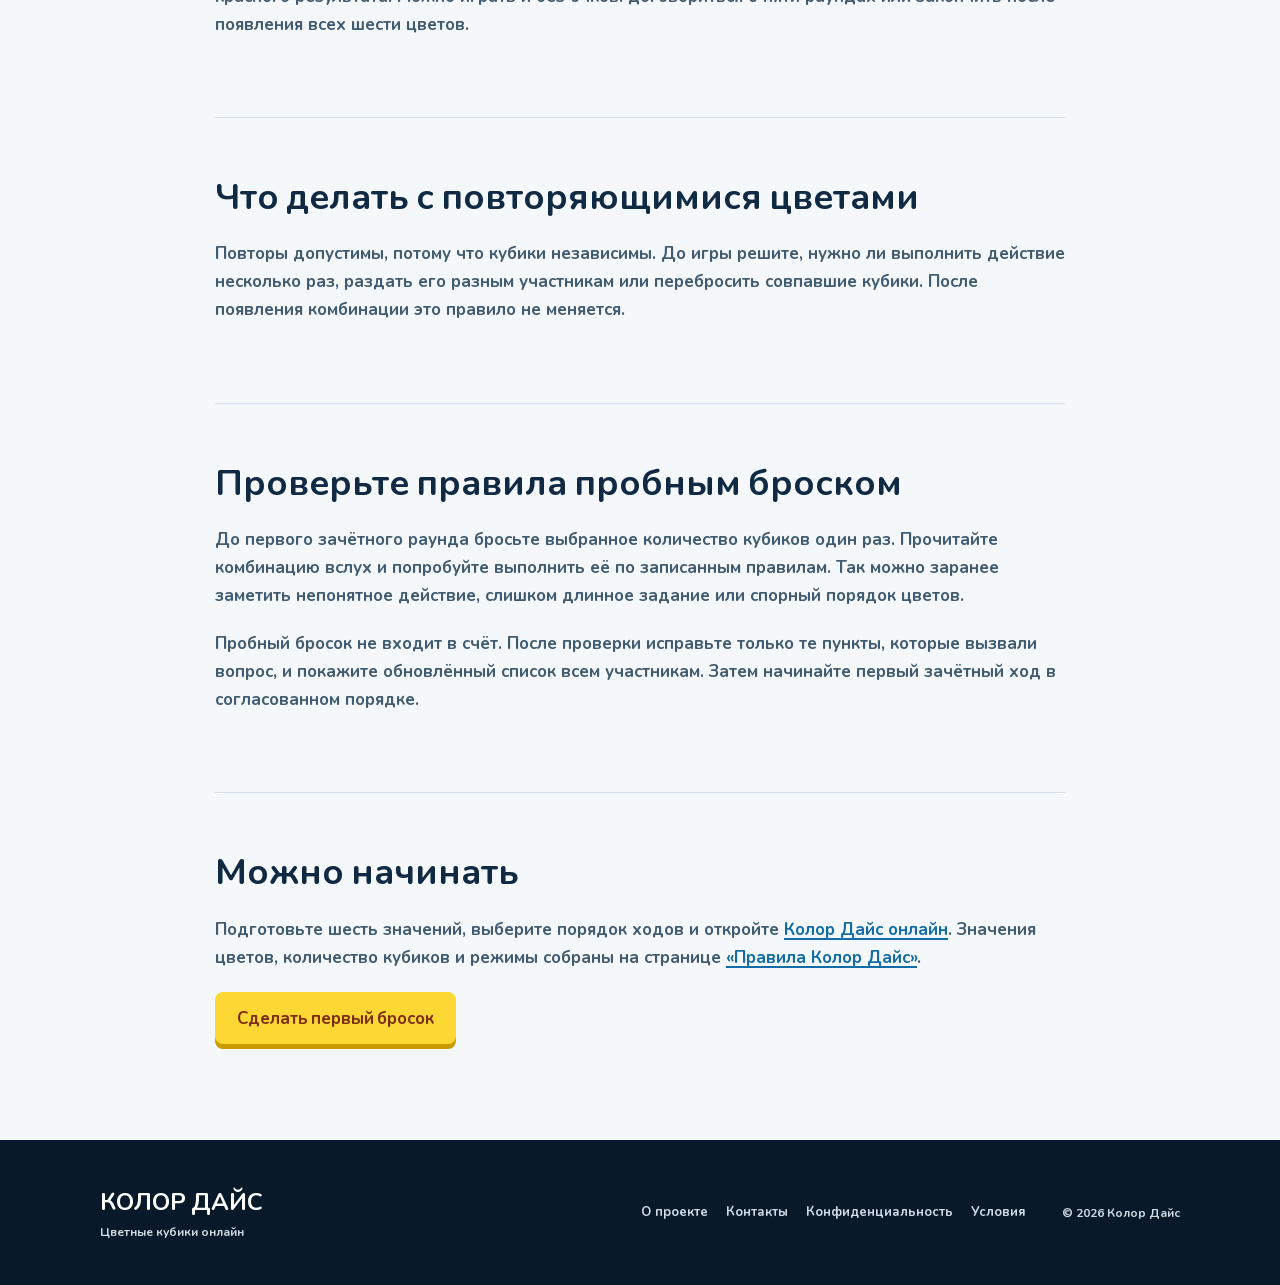
<file: kak-igrat/index.html>
<!DOCTYPE html>
<html lang="ru">
<head>
  <!-- Google tag (gtag.js) -->
  <script async src="https://www.googletagmanager.com/gtag/js?id=G-TGBK3WV226"></script>
  <script>window.dataLayer=window.dataLayer||[];function gtag(){dataLayer.push(arguments)}gtag('js',new Date());gtag('config','G-TGBK3WV226');</script>
  <meta charset="utf-8">
  <meta name="viewport" content="width=device-width, initial-scale=1">
  <title>Как играть в Колор Дайс: пошаговая инструкция онлайн</title>
  <meta name="description" content="Как играть в Колор Дайс: подготовьте значения цветов, выберите кубики, проведите первый раунд и используйте готовые сценарии для компании или урока онлайн.">
  <meta name="robots" content="index, follow, max-image-preview:large">
  <meta name="theme-color" content="#1aa8e0">
  <link rel="canonical" href="https://xn--80ahqbfrbqm.com/kak-igrat/">
  <link rel="alternate" hreflang="ru" href="https://xn--80ahqbfrbqm.com/kak-igrat/">
  <link rel="alternate" hreflang="x-default" href="https://xn--80ahqbfrbqm.com/kak-igrat/">
  <link rel="icon" href="/assets/favicon.svg" type="image/svg+xml">
  <link rel="preload" href="/assets/fonts/lilita-one.woff2" as="font" type="font/woff2" crossorigin>
  <link rel="preload" href="/assets/fonts/nunito-cyrillic.woff2" as="font" type="font/woff2" crossorigin>
  <link rel="stylesheet" href="/styles.css">
  <meta property="og:title" content="Как играть в Колор Дайс: инструкция для первого раунда">
  <meta property="og:description" content="Пошагово подготовьте значения цветов, распределите ход и сыграйте в Колор Дайс онлайн.">
  <meta property="og:url" content="https://xn--80ahqbfrbqm.com/kak-igrat/">
  <meta property="og:type" content="article">
  <meta property="og:locale" content="ru_RU">
  <meta property="og:image" content="https://xn--80ahqbfrbqm.com/assets/kolor-dais-og.png">
  <meta property="og:image:alt" content="Обложка Колор Дайс: надпись «Цветные кубики онлайн» и жёлтая кнопка «Бросить кубики»">
  <meta name="twitter:card" content="summary_large_image">
  <meta name="twitter:title" content="Как играть в Колор Дайс">
  <meta name="twitter:description" content="Готовый сценарий игры с цветными кубиками онлайн.">
  <meta name="twitter:image" content="https://xn--80ahqbfrbqm.com/assets/kolor-dais-og.png">
  <script type="application/ld+json">
  {
    "@context": "https://schema.org",
    "@graph": [
      {
        "@type": "HowTo",
        "name": "Как играть в Колор Дайс",
        "description": "Пошаговая инструкция для игры с цветными кубиками онлайн.",
        "url": "https://xn--80ahqbfrbqm.com/kak-igrat/",
        "image": "https://xn--80ahqbfrbqm.com/assets/kolor-dais-og.png",
        "totalTime": "PT5M",
        "inLanguage": "ru-RU",
        "step": [
          { "@type": "HowToStep", "position": 1, "name": "Определите цель", "text": "Решите, какие действия или варианты будут выбирать цветные кубики." },
          { "@type": "HowToStep", "position": 2, "name": "Назначьте значения цветов", "text": "Сопоставьте красный, оранжевый, жёлтый, зелёный, синий и фиолетовый цвета с шестью действиями." },
          { "@type": "HowToStep", "position": 3, "name": "Выберите количество кубиков", "text": "Укажите от одного до шести кубиков в интерфейсе Колор Дайс." },
          { "@type": "HowToStep", "position": 4, "name": "Сделайте бросок", "text": "Нажмите кнопку обычного броска, мега-броска или скретч-карты." },
          { "@type": "HowToStep", "position": 5, "name": "Выполните результат", "text": "Примените заранее согласованное действие и передайте ход следующему игроку." }
        ]
      },
      {
        "@type": "BreadcrumbList",
        "itemListElement": [
          { "@type": "ListItem", "position": 1, "name": "Колор Дайс", "item": "https://xn--80ahqbfrbqm.com/" },
          { "@type": "ListItem", "position": 2, "name": "Как играть", "item": "https://xn--80ahqbfrbqm.com/kak-igrat/" }
        ]
      }
    ]
  }
  </script>
</head>
<body class="static-page">
  <a class="skip-link" href="#article-content">Перейти к инструкции</a>
  <header class="page-header">
    <a class="page-brand" href="/" aria-label="Колор Дайс, главная">КОЛОР ДАЙС</a>
    <nav aria-label="Основная навигация"><a href="/#tool">Играть</a><a href="/pravila/">Правила</a><a href="/kak-igrat/" aria-current="page">Как играть</a></nav>
  </header>

  <main class="article-main" id="article-content">
    <nav class="breadcrumbs" aria-label="Хлебные крошки"><a href="/">Главная</a><span aria-hidden="true">/</span><span>Как играть</span></nav>
    <article>
      <header class="article-hero">
        <p class="eyebrow">ПЕРВАЯ ИГРА</p>
        <h1>Как играть в Колор Дайс</h1>
        <p class="article-lead">Для первой игры в Колор Дайс придумайте шесть действий и назначьте им цвета. Затем выберите от одного до шести онлайн-кубиков. Подготовка занимает около пяти минут, а число раундов участники определяют сами.</p>
        <a class="article-cta" href="/#tool">Открыть Колор Дайс</a>
      </header>

      <section class="article-section howto-section">
        <h2>Пять шагов до первого броска</h2>
        <ol class="howto-list">
          <li><span>1</span><div><h3>Определите цель игры</h3><p>Решите, что будет происходить после броска. Цвет может выбирать задание, упражнение, тему разговора, материал для рисунка, роль участника или направление хода. Запишите цель одной фразой, чтобы участники одинаково понимали результат.</p></div></li>
          <li><span>2</span><div><h3>Назначьте значения цветов</h3><p>Подготовьте действия для красного, оранжевого, жёлтого, зелёного, синего и фиолетового. Покажите значения участникам до броска. Готовая схема есть на странице <a href="/pravila/">правил Колор Дайс</a>.</p></div></li>
          <li><span>3</span><div><h3>Выберите количество кубиков</h3><p>Один кубик выбирает одно действие. Два или три дают короткую последовательность. Четыре, пять или шесть подходят для распределения ролей и случайной палитры. Количество выбирается в верхнем поле игрового блока.</p></div></li>
          <li><span>4</span><div><h3>Сделайте бросок</h3><p>Кнопка «Бросить снова» открывает все цвета вместе. Мега-бросок показывает их по очереди, а на скретч-карте покрытие стирается пальцем или мышью. Вероятности во всех режимах одинаковы.</p></div></li>
          <li><span>5</span><div><h3>Выполните результат</h3><p>Примените действие выпавшего цвета. Несколько кубиков можно читать слева направо или раздать игрокам по одному. После выполнения передайте ход следующему участнику.</p></div></li>
        </ol>
      </section>

      <section class="article-section">
        <h2>Готовый сценарий для компании</h2>
        <p>Для первой партии возьмите один кубик. Красный означает «расскажи короткую историю», оранжевый «выбери следующего игрока», жёлтый «задай вопрос», зелёный «получи одно очко», синий «брось ещё раз», а фиолетовый «придумай общее задание».</p>
        <p>Сначала выберите порядок ходов. Игрок бросает кубик, выполняет действие и передаёт ход дальше. Закончите игру, когда все сделали одинаковое количество бросков. Если вы считаете очки, побеждает участник с наибольшим результатом. В игре без счёта можно завершить партию общей задачей.</p>
        <div class="inline-dice" role="img" aria-label="Пример комбинации: красный, зелёный и синий"><span class="mini-die red">•</span><span class="mini-die green">•</span><span class="mini-die blue">•</span></div>
      </section>

      <section class="article-section">
        <h2>Как играть на уроке</h2>
        <p>Учитель заранее связывает цвета с учебной работой. Например, красный просит исправить ошибку, оранжевый привести пример, жёлтый выбрать ответ, зелёный объяснить правило, синий задать вопрос однокласснику, а фиолетовый выполнить творческую часть. Сами задания меняются под предмет.</p>
        <p>Один кубик даёт общее задание всему классу. Для групп выберите столько кубиков, сколько участвует команд. Первая команда получает первый цвет, вторая второй и так далее. Если задания должны быть равными по сложности, подготовьте их до урока.</p>
      </section>

      <section class="article-section">
        <h2>Как использовать Колор Дайс для творчества</h2>
        <p>Выберите три кубика: первый задаёт основной цвет, второй дополнительный, третий акцент. После броска соберите из этой палитры рисунок, коллаж, персонажа или оформление предмета. Если цвет выпал дважды, дайте ему больше места в работе.</p>
        <p>Четвёртый кубик может выбирать фон, пятый деталь, а шестой ограничение. Например, фиолетовый на шестом кубике означает геометрический узор, зелёный природный элемент. Запишите эти значения до броска.</p>
      </section>

      <section class="article-section">
        <h2>Как считать очки и завершить игру</h2>
        <p>Колор Дайс не считает очки автоматически. В соревновательной игре успешное действие может приносить одно очко, отказ не приносить баллов, а фиолетовый давать бонус. У всех игроков должно быть одинаковое количество бросков.</p>
        <p>В совместной игре задайте общую цель, например выполнить десять действий до третьего красного результата. Можно играть и без очков: договориться о пяти раундах или закончить после появления всех шести цветов.</p>
      </section>

      <section class="article-section">
        <h2>Что делать с повторяющимися цветами</h2>
        <p>Повторы допустимы, потому что кубики независимы. До игры решите, нужно ли выполнить действие несколько раз, раздать его разным участникам или перебросить совпавшие кубики. После появления комбинации это правило не меняется.</p>
      </section>

      <section class="article-section">
        <h2>Проверьте правила пробным броском</h2>
        <p>До первого зачётного раунда бросьте выбранное количество кубиков один раз. Прочитайте комбинацию вслух и попробуйте выполнить её по записанным правилам. Так можно заранее заметить непонятное действие, слишком длинное задание или спорный порядок цветов.</p>
        <p>Пробный бросок не входит в счёт. После проверки исправьте только те пункты, которые вызвали вопрос, и покажите обновлённый список всем участникам. Затем начинайте первый зачётный ход в согласованном порядке.</p>
      </section>

      <section class="article-section article-next">
        <h2>Можно начинать</h2>
        <p>Подготовьте шесть значений, выберите порядок ходов и откройте <a href="/">Колор Дайс онлайн</a>. Значения цветов, количество кубиков и режимы собраны на странице <a href="/pravila/">«Правила Колор Дайс»</a>.</p>
        <a class="article-cta" href="/#tool">Сделать первый бросок</a>
      </section>
    </article>
  </main>

  <footer class="site-footer">
    <div class="footer-inner">
      <div><strong>КОЛОР ДАЙС</strong><p>Цветные кубики онлайн</p></div>
      <nav aria-label="Служебная навигация"><a href="/o-proekte/">О проекте</a><a href="/kontakty/">Контакты</a><a href="/privacy/">Конфиденциальность</a><a href="/terms/">Условия</a></nav>
      <p>© 2026 Колор Дайс</p>
    </div>
  </footer>
</body>
</html>
</file>
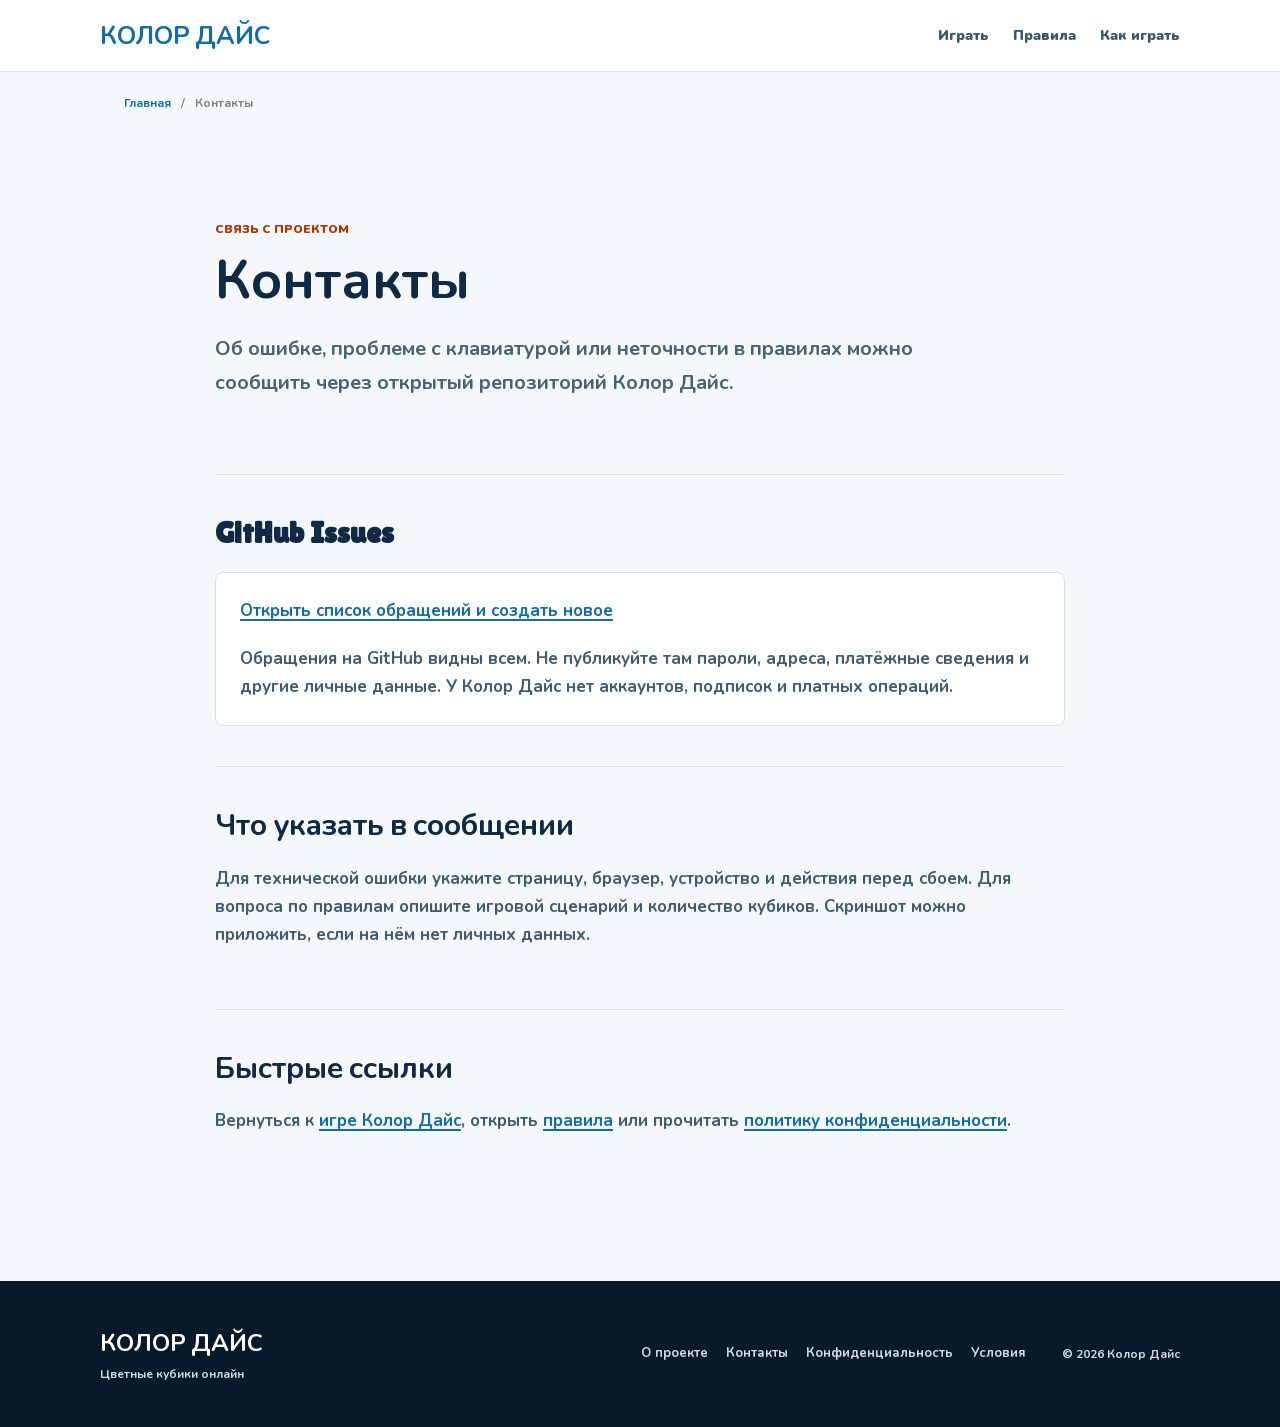
<file: kontakty/index.html>
<!DOCTYPE html>
<html lang="ru">
<head>
  <!-- Google tag (gtag.js) -->
  <script async src="https://www.googletagmanager.com/gtag/js?id=G-TGBK3WV226"></script>
  <script>window.dataLayer=window.dataLayer||[];function gtag(){dataLayer.push(arguments)}gtag('js',new Date());gtag('config','G-TGBK3WV226');</script>
  <meta charset="utf-8">
  <meta name="viewport" content="width=device-width, initial-scale=1">
  <title>Контакты - Колор Дайс</title>
  <meta name="description" content="Контактная информация проекта Колор Дайс для сообщений об ошибках, доступности, правилах и работе генератора цветных кубиков.">
  <meta name="robots" content="noindex, follow">
  <meta name="theme-color" content="#1aa8e0">
  <link rel="canonical" href="https://xn--80ahqbfrbqm.com/kontakty/">
  <link rel="icon" href="/assets/favicon.svg" type="image/svg+xml">
  <link rel="preload" href="/assets/fonts/lilita-one.woff2" as="font" type="font/woff2" crossorigin>
  <link rel="preload" href="/assets/fonts/nunito-cyrillic.woff2" as="font" type="font/woff2" crossorigin>
  <link rel="stylesheet" href="/styles.css">
</head>
<body class="static-page trust-page">
  <a class="skip-link" href="#article-content">Перейти к контактам</a>
  <header class="page-header"><a class="page-brand" href="/">КОЛОР ДАЙС</a><nav aria-label="Основная навигация"><a href="/#tool">Играть</a><a href="/pravila/">Правила</a><a href="/kak-igrat/">Как играть</a></nav></header>
  <main class="article-main" id="article-content">
    <div class="breadcrumbs"><a href="/">Главная</a><span aria-hidden="true">/</span><span>Контакты</span></div>
    <article>
      <header class="article-hero"><p class="eyebrow">СВЯЗЬ С ПРОЕКТОМ</p><h1>Контакты</h1><p class="article-lead">Об ошибке, проблеме с клавиатурой или неточности в правилах можно сообщить через открытый репозиторий Колор Дайс.</p></header>
      <section class="article-section">
        <h2>GitHub Issues</h2>
        <div class="contact-box">
          <p><a href="https://github.com/olokojoh/color-dice/issues" rel="noopener noreferrer">Открыть список обращений и создать новое</a></p>
          <p>Обращения на GitHub видны всем. Не публикуйте там пароли, адреса, платёжные сведения и другие личные данные. У Колор Дайс нет аккаунтов, подписок и платных операций.</p>
        </div>
      </section>
      <section class="article-section">
        <h2>Что указать в сообщении</h2>
        <p>Для технической ошибки укажите страницу, браузер, устройство и действия перед сбоем. Для вопроса по правилам опишите игровой сценарий и количество кубиков. Скриншот можно приложить, если на нём нет личных данных.</p>
      </section>
      <section class="article-section article-next"><h2>Быстрые ссылки</h2><p>Вернуться к <a href="/">игре Колор Дайс</a>, открыть <a href="/pravila/">правила</a> или прочитать <a href="/privacy/">политику конфиденциальности</a>.</p></section>
    </article>
  </main>
  <footer class="site-footer"><div class="footer-inner"><div><strong>КОЛОР ДАЙС</strong><p>Цветные кубики онлайн</p></div><nav aria-label="Служебная навигация"><a href="/o-proekte/">О проекте</a><a href="/kontakty/">Контакты</a><a href="/privacy/">Конфиденциальность</a><a href="/terms/">Условия</a></nav><p>© 2026 Колор Дайс</p></div></footer>
</body>
</html>
</file>
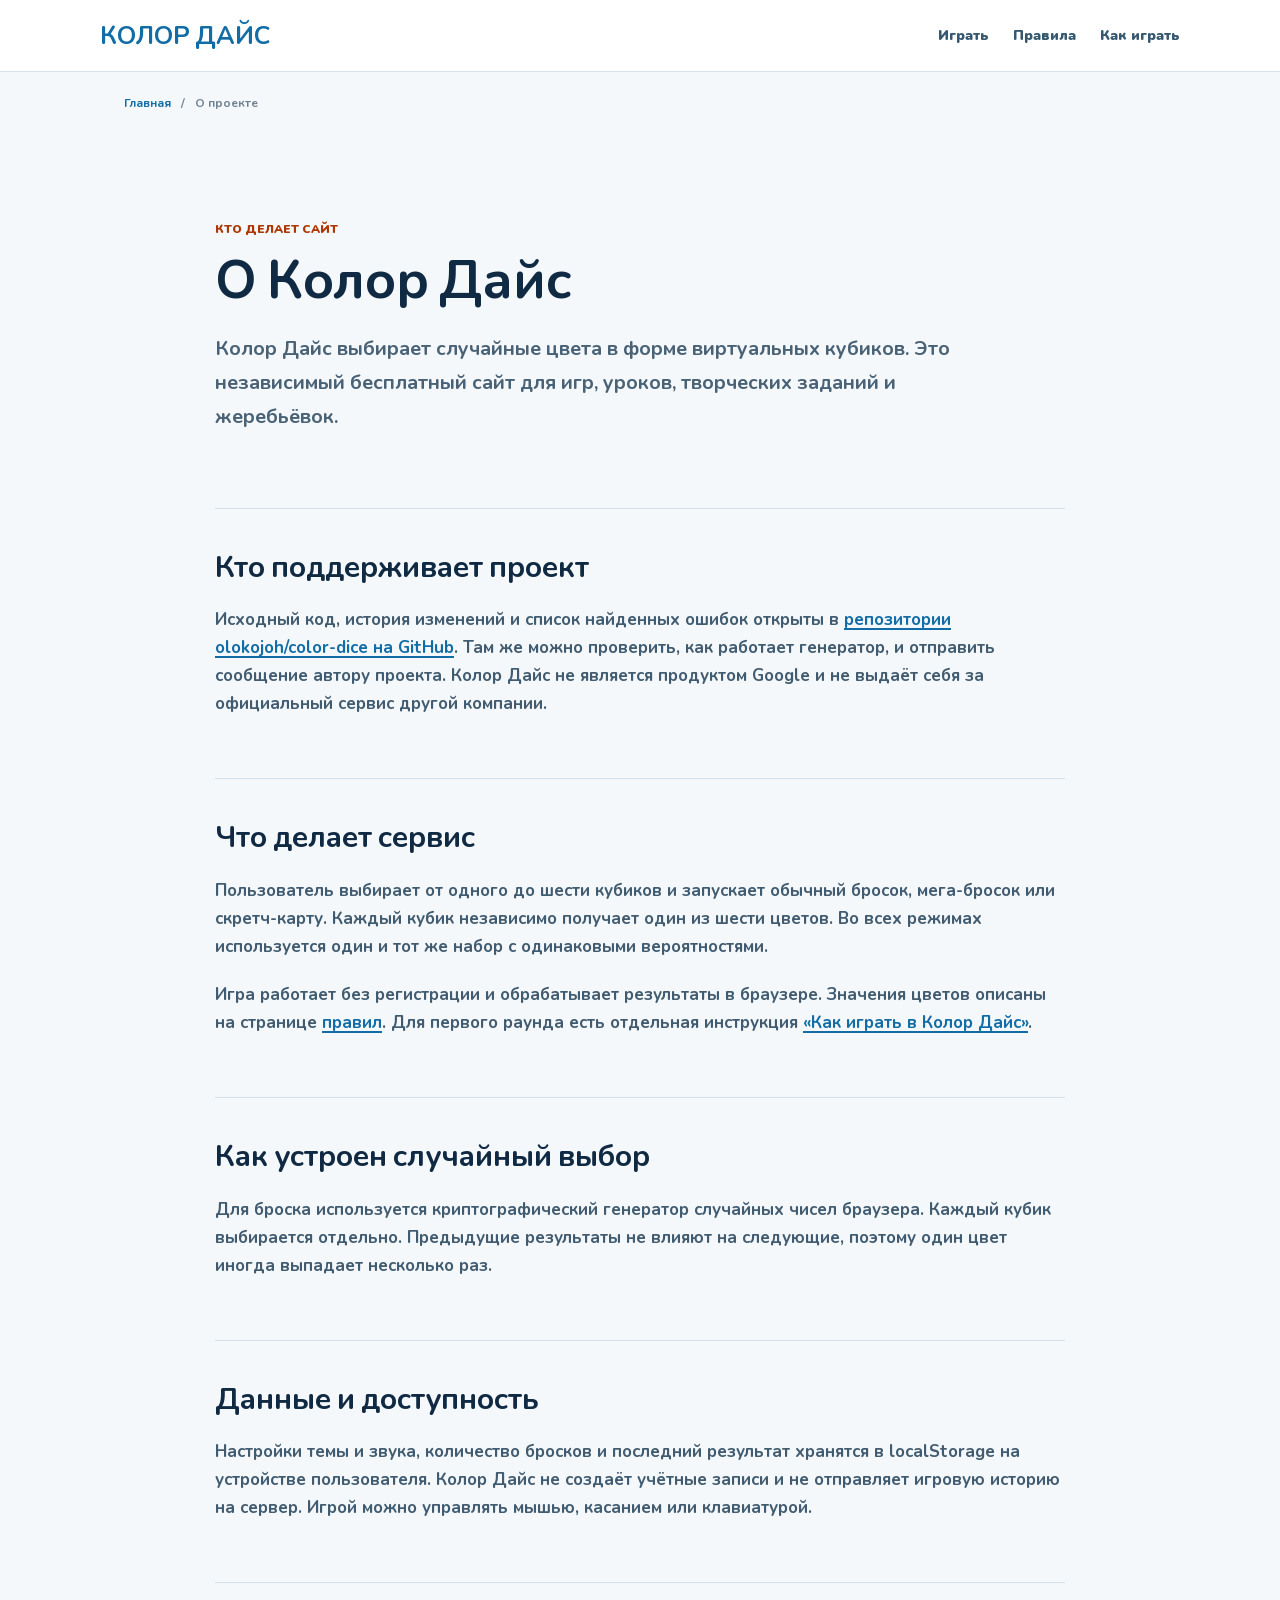
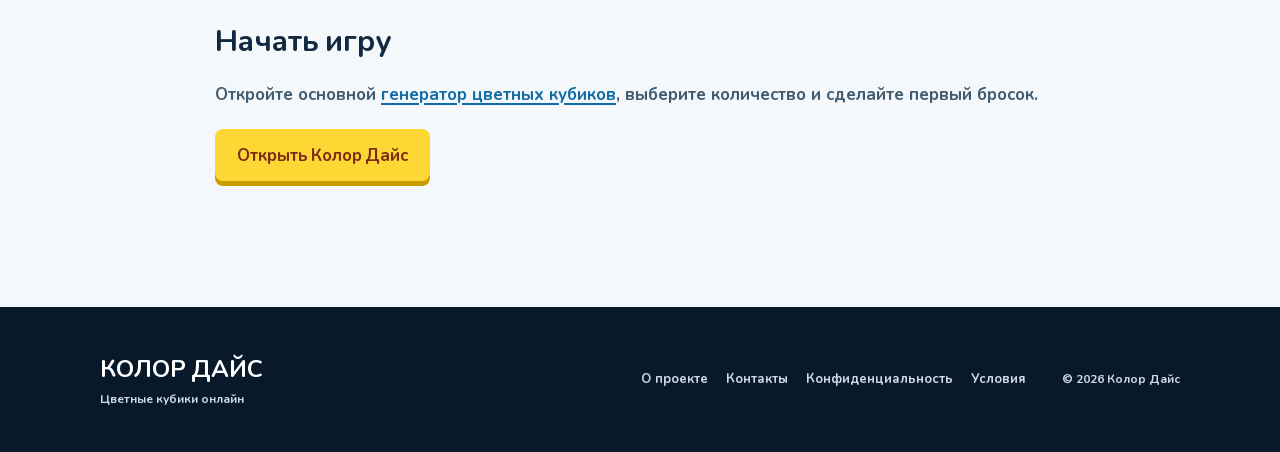
<file: o-proekte/index.html>
<!DOCTYPE html>
<html lang="ru">
<head>
  <!-- Google tag (gtag.js) -->
  <script async src="https://www.googletagmanager.com/gtag/js?id=G-TGBK3WV226"></script>
  <script>window.dataLayer=window.dataLayer||[];function gtag(){dataLayer.push(arguments)}gtag('js',new Date());gtag('config','G-TGBK3WV226');</script>
  <meta charset="utf-8">
  <meta name="viewport" content="width=device-width, initial-scale=1">
  <title>О проекте Колор Дайс</title>
  <meta name="description" content="Информация о бесплатном браузерном генераторе цветных кубиков Колор Дайс, его назначении, принципе случайного выбора и хранении данных.">
  <meta name="robots" content="noindex, follow">
  <meta name="theme-color" content="#1aa8e0">
  <link rel="canonical" href="https://xn--80ahqbfrbqm.com/o-proekte/">
  <link rel="icon" href="/assets/favicon.svg" type="image/svg+xml">
  <link rel="preload" href="/assets/fonts/lilita-one.woff2" as="font" type="font/woff2" crossorigin>
  <link rel="preload" href="/assets/fonts/nunito-cyrillic.woff2" as="font" type="font/woff2" crossorigin>
  <link rel="stylesheet" href="/styles.css">
</head>
<body class="static-page trust-page">
  <a class="skip-link" href="#article-content">Перейти к содержанию</a>
  <header class="page-header">
    <a class="page-brand" href="/">КОЛОР ДАЙС</a>
    <nav aria-label="Основная навигация"><a href="/#tool">Играть</a><a href="/pravila/">Правила</a><a href="/kak-igrat/">Как играть</a></nav>
  </header>
  <main class="article-main" id="article-content">
    <div class="breadcrumbs"><a href="/">Главная</a><span aria-hidden="true">/</span><span>О проекте</span></div>
    <article>
      <header class="article-hero">
        <p class="eyebrow">КТО ДЕЛАЕТ САЙТ</p>
        <h1>О Колор Дайс</h1>
        <p class="article-lead">Колор Дайс выбирает случайные цвета в форме виртуальных кубиков. Это независимый бесплатный сайт для игр, уроков, творческих заданий и жеребьёвок.</p>
      </header>
      <section class="article-section">
        <h2>Кто поддерживает проект</h2>
        <p>Исходный код, история изменений и список найденных ошибок открыты в <a href="https://github.com/olokojoh/color-dice" rel="noopener noreferrer">репозитории olokojoh/color-dice на GitHub</a>. Там же можно проверить, как работает генератор, и отправить сообщение автору проекта. Колор Дайс не является продуктом Google и не выдаёт себя за официальный сервис другой компании.</p>
      </section>
      <section class="article-section">
        <h2>Что делает сервис</h2>
        <p>Пользователь выбирает от одного до шести кубиков и запускает обычный бросок, мега-бросок или скретч-карту. Каждый кубик независимо получает один из шести цветов. Во всех режимах используется один и тот же набор с одинаковыми вероятностями.</p>
        <p>Игра работает без регистрации и обрабатывает результаты в браузере. Значения цветов описаны на странице <a href="/pravila/">правил</a>. Для первого раунда есть отдельная инструкция <a href="/kak-igrat/">«Как играть в Колор Дайс»</a>.</p>
      </section>
      <section class="article-section">
        <h2>Как устроен случайный выбор</h2>
        <p>Для броска используется криптографический генератор случайных чисел браузера. Каждый кубик выбирается отдельно. Предыдущие результаты не влияют на следующие, поэтому один цвет иногда выпадает несколько раз.</p>
      </section>
      <section class="article-section">
        <h2>Данные и доступность</h2>
        <p>Настройки темы и звука, количество бросков и последний результат хранятся в localStorage на устройстве пользователя. Колор Дайс не создаёт учётные записи и не отправляет игровую историю на сервер. Игрой можно управлять мышью, касанием или клавиатурой.</p>
      </section>
      <section class="article-section article-next">
        <h2>Начать игру</h2>
        <p>Откройте основной <a href="/#tool">генератор цветных кубиков</a>, выберите количество и сделайте первый бросок.</p>
        <a class="article-cta" href="/#tool">Открыть Колор Дайс</a>
      </section>
    </article>
  </main>
  <footer class="site-footer"><div class="footer-inner"><div><strong>КОЛОР ДАЙС</strong><p>Цветные кубики онлайн</p></div><nav aria-label="Служебная навигация"><a href="/o-proekte/">О проекте</a><a href="/kontakty/">Контакты</a><a href="/privacy/">Конфиденциальность</a><a href="/terms/">Условия</a></nav><p>© 2026 Колор Дайс</p></div></footer>
</body>
</html>
</file>
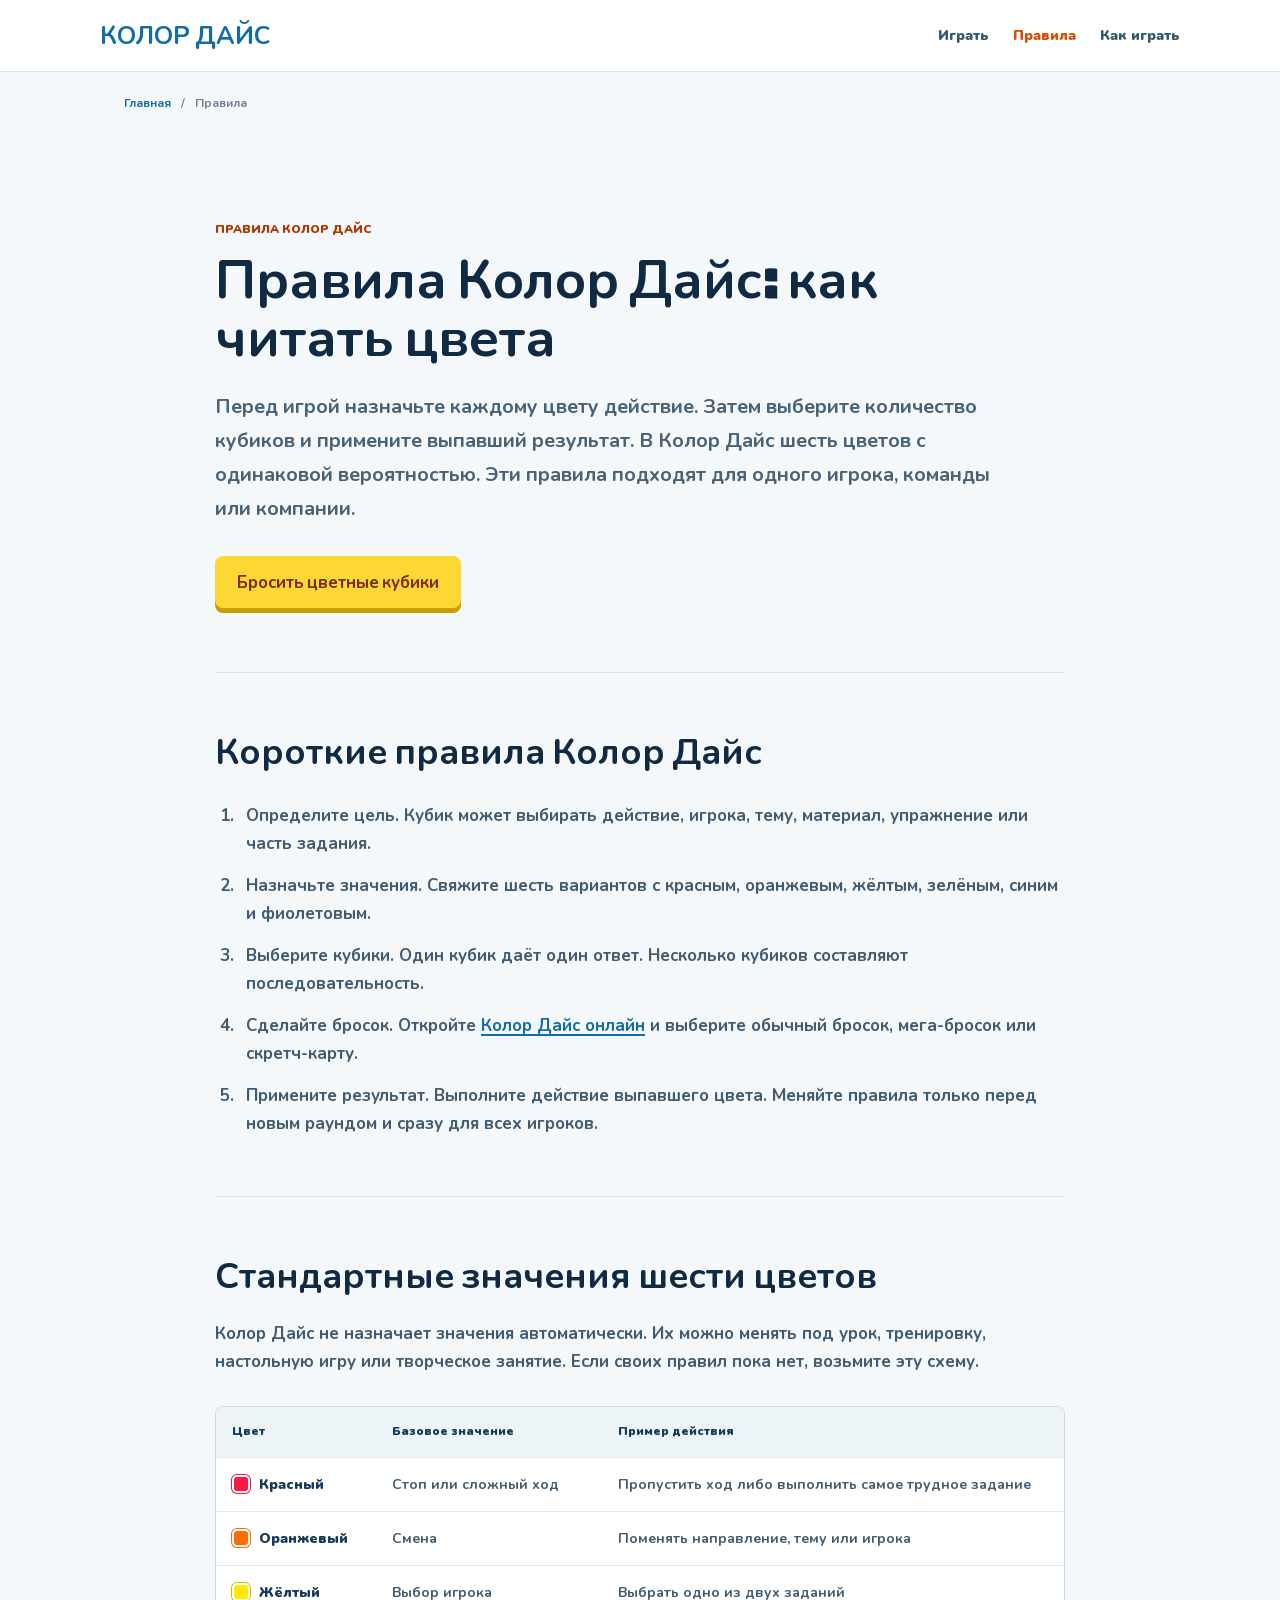
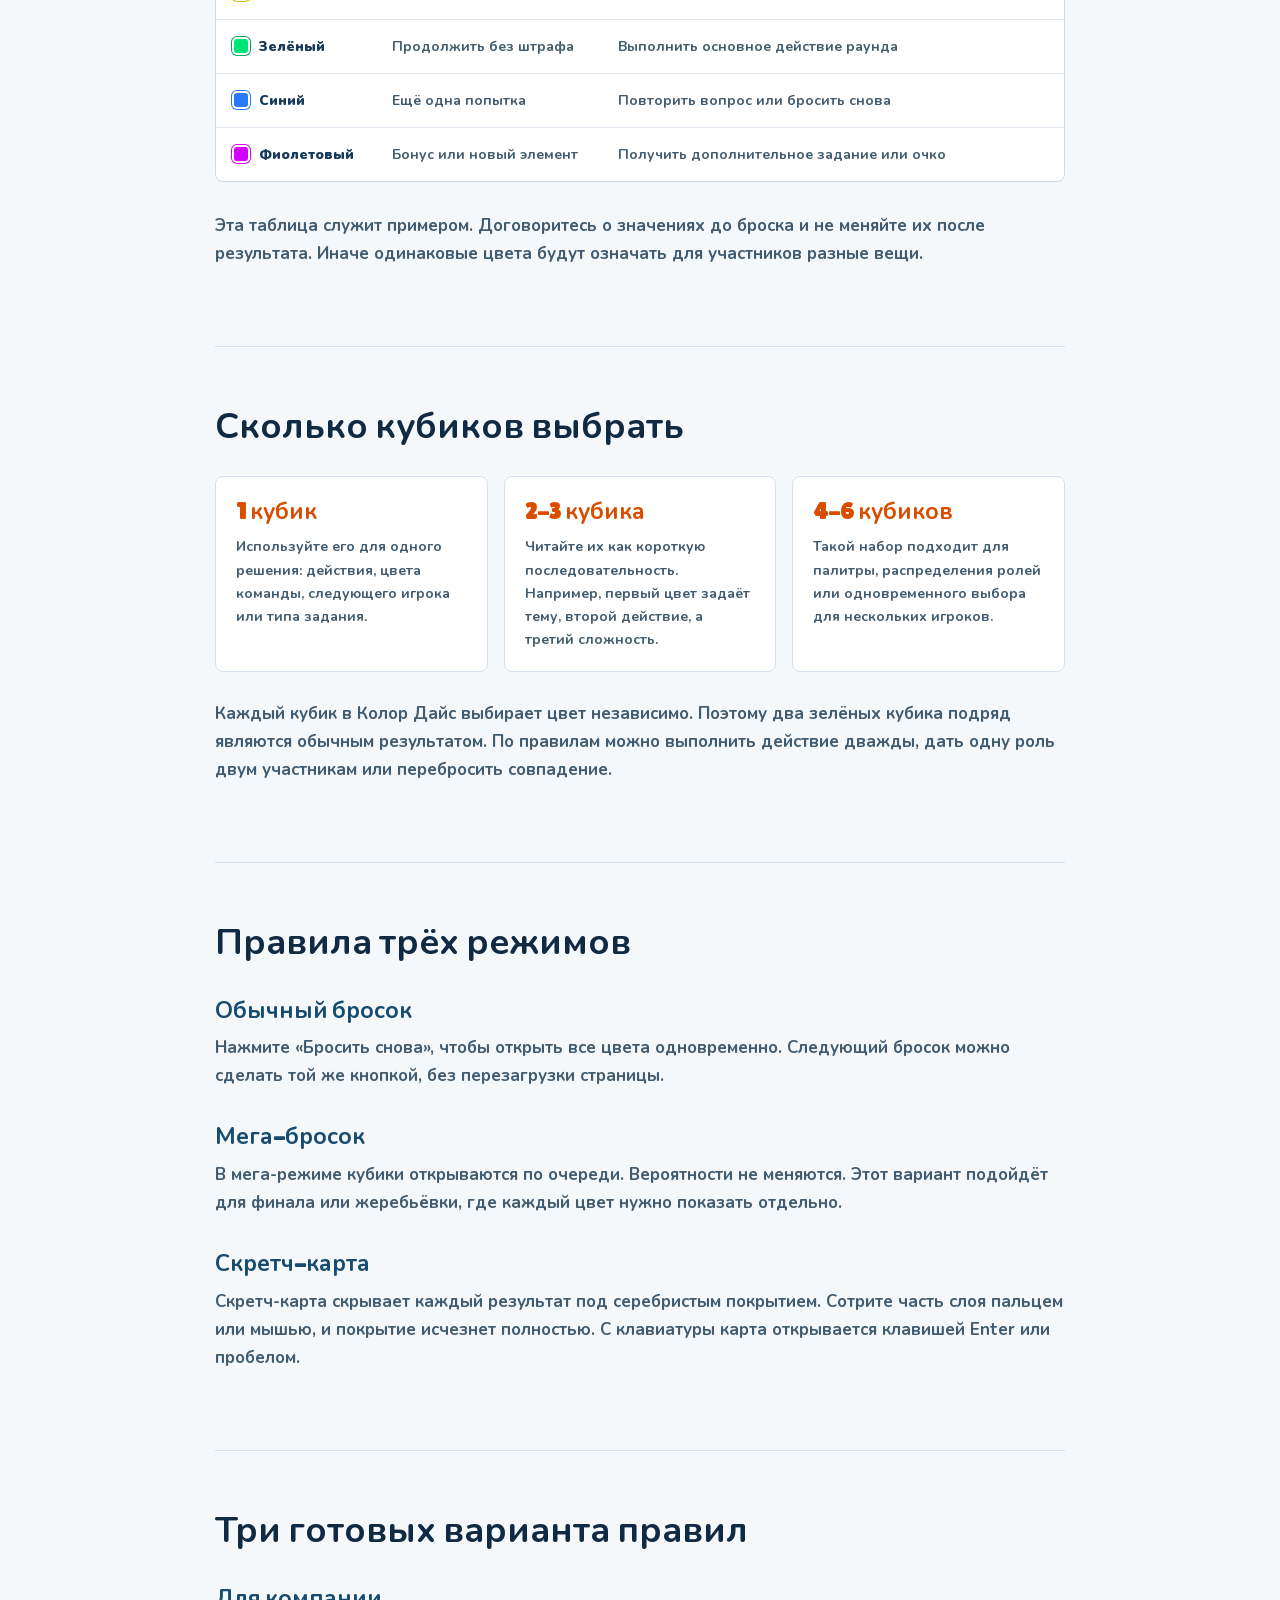
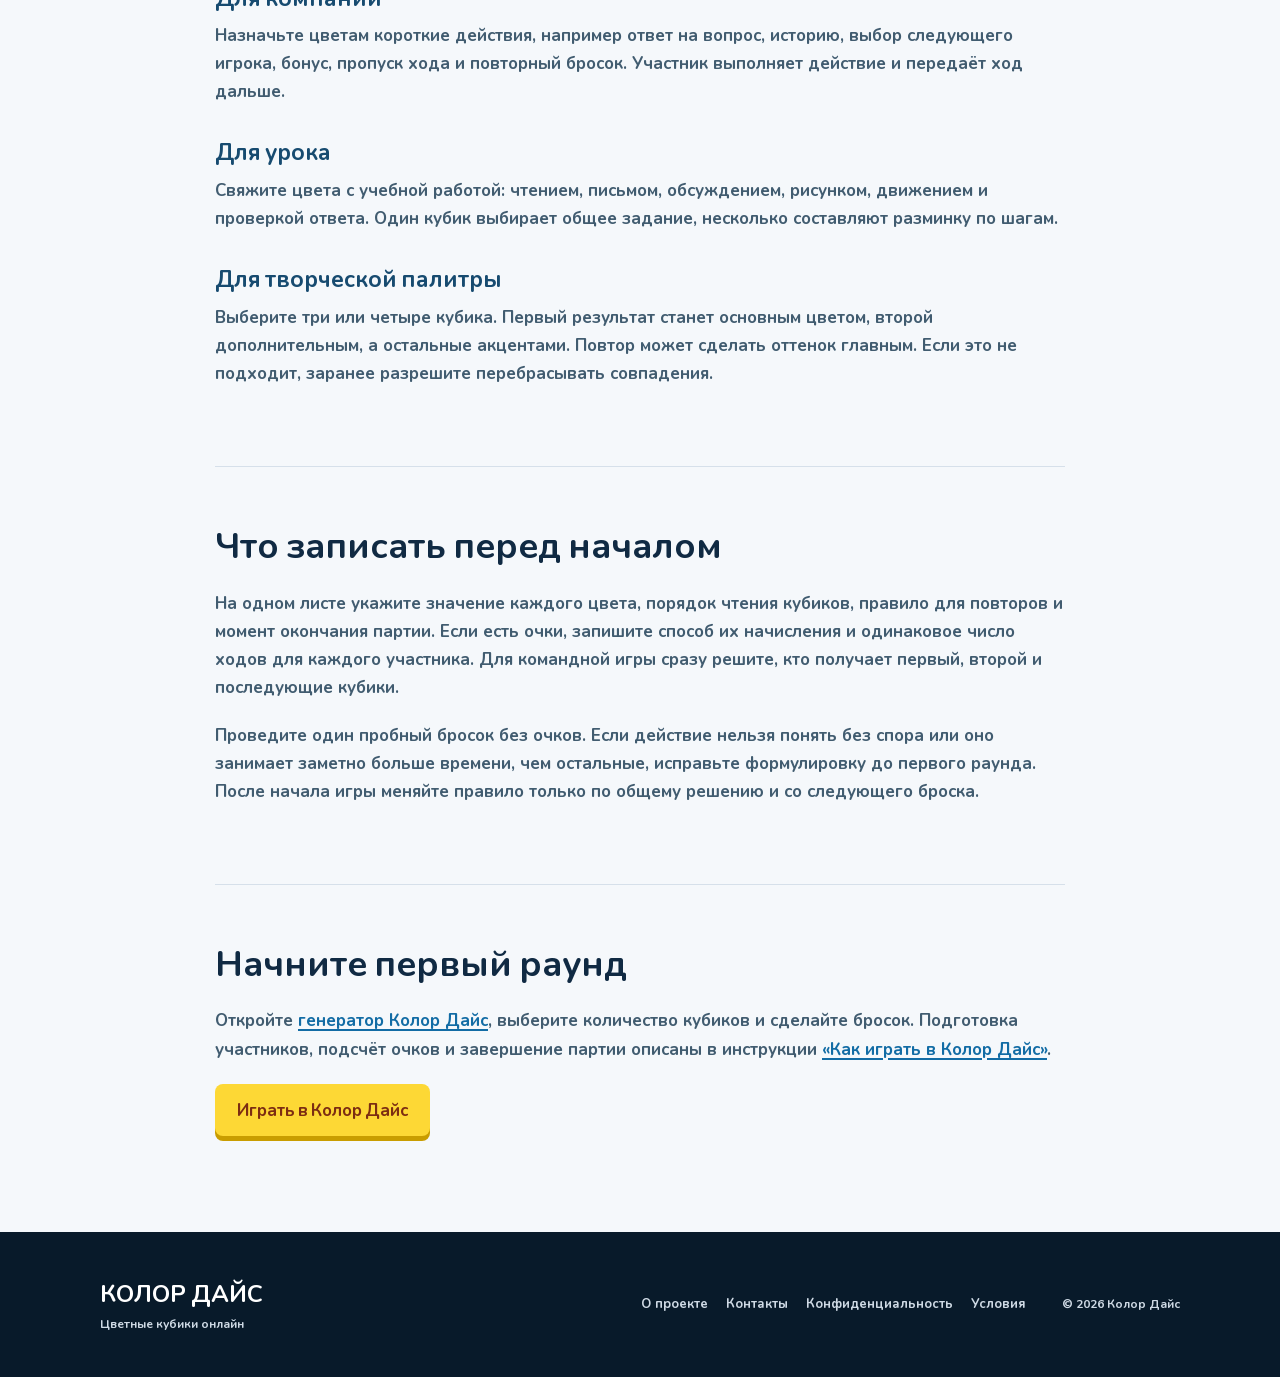
<file: pravila/index.html>
<!DOCTYPE html>
<html lang="ru">
<head>
  <!-- Google tag (gtag.js) -->
  <script async src="https://www.googletagmanager.com/gtag/js?id=G-TGBK3WV226"></script>
  <script>window.dataLayer=window.dataLayer||[];function gtag(){dataLayer.push(arguments)}gtag('js',new Date());gtag('config','G-TGBK3WV226');</script>
  <meta charset="utf-8">
  <meta name="viewport" content="width=device-width, initial-scale=1">
  <title>Правила Колор Дайс: значения цветов и режимы игры онлайн</title>
  <meta name="description" content="Правила Колор Дайс: узнайте значения шести цветов, выберите количество кубиков и используйте готовые варианты для игры, урока или задания. Начните онлайн.">
  <meta name="robots" content="index, follow, max-image-preview:large">
  <meta name="theme-color" content="#1aa8e0">
  <link rel="canonical" href="https://xn--80ahqbfrbqm.com/pravila/">
  <link rel="alternate" hreflang="ru" href="https://xn--80ahqbfrbqm.com/pravila/">
  <link rel="alternate" hreflang="x-default" href="https://xn--80ahqbfrbqm.com/pravila/">
  <link rel="icon" href="/assets/favicon.svg" type="image/svg+xml">
  <link rel="preload" href="/assets/fonts/lilita-one.woff2" as="font" type="font/woff2" crossorigin>
  <link rel="preload" href="/assets/fonts/nunito-cyrillic.woff2" as="font" type="font/woff2" crossorigin>
  <link rel="stylesheet" href="/styles.css">
  <meta property="og:title" content="Правила Колор Дайс и значения цветов">
  <meta property="og:description" content="Готовые правила для цветных кубиков: шесть цветов, три режима и идеи для разных игровых сценариев.">
  <meta property="og:url" content="https://xn--80ahqbfrbqm.com/pravila/">
  <meta property="og:type" content="article">
  <meta property="og:locale" content="ru_RU">
  <meta property="og:image" content="https://xn--80ahqbfrbqm.com/assets/kolor-dais-og.png">
  <meta property="og:image:alt" content="Обложка Колор Дайс: надпись «Цветные кубики онлайн» и жёлтая кнопка «Бросить кубики»">
  <meta name="twitter:card" content="summary_large_image">
  <meta name="twitter:title" content="Правила Колор Дайс и значения цветов">
  <meta name="twitter:description" content="Разберитесь в правилах и начните играть с цветными кубиками онлайн.">
  <meta name="twitter:image" content="https://xn--80ahqbfrbqm.com/assets/kolor-dais-og.png">
  <script type="application/ld+json">
  {
    "@context": "https://schema.org",
    "@graph": [
      {
        "@type": "Article",
        "headline": "Правила Колор Дайс: значения цветов и режимы игры",
        "description": "Правила для онлайн-игры с цветными кубиками Колор Дайс.",
        "url": "https://xn--80ahqbfrbqm.com/pravila/",
        "datePublished": "2026-07-11",
        "dateModified": "2026-07-27",
        "inLanguage": "ru-RU",
        "author": { "@type": "Organization", "name": "Колор Дайс" },
        "publisher": { "@type": "Organization", "name": "Колор Дайс" },
        "image": "https://xn--80ahqbfrbqm.com/assets/kolor-dais-og.png"
      },
      {
        "@type": "BreadcrumbList",
        "itemListElement": [
          { "@type": "ListItem", "position": 1, "name": "Колор Дайс", "item": "https://xn--80ahqbfrbqm.com/" },
          { "@type": "ListItem", "position": 2, "name": "Правила", "item": "https://xn--80ahqbfrbqm.com/pravila/" }
        ]
      }
    ]
  }
  </script>
</head>
<body class="static-page">
  <a class="skip-link" href="#article-content">Перейти к правилам</a>
  <header class="page-header">
    <a class="page-brand" href="/" aria-label="Колор Дайс, главная">КОЛОР ДАЙС</a>
    <nav aria-label="Основная навигация">
      <a href="/#tool">Играть</a>
      <a href="/pravila/" aria-current="page">Правила</a>
      <a href="/kak-igrat/">Как играть</a>
    </nav>
  </header>

  <main class="article-main" id="article-content">
    <nav class="breadcrumbs" aria-label="Хлебные крошки"><a href="/">Главная</a><span aria-hidden="true">/</span><span>Правила</span></nav>
    <article>
      <header class="article-hero">
        <p class="eyebrow">ПРАВИЛА КОЛОР ДАЙС</p>
        <h1>Правила Колор Дайс: как читать цвета</h1>
        <p class="article-lead">Перед игрой назначьте каждому цвету действие. Затем выберите количество кубиков и примените выпавший результат. В Колор Дайс шесть цветов с одинаковой вероятностью. Эти правила подходят для одного игрока, команды или компании.</p>
        <a class="article-cta" href="/#tool">Бросить цветные кубики</a>
      </header>

      <section class="article-section quick-rules">
        <h2>Короткие правила Колор Дайс</h2>
        <ol>
          <li><strong>Определите цель.</strong> Кубик может выбирать действие, игрока, тему, материал, упражнение или часть задания.</li>
          <li><strong>Назначьте значения.</strong> Свяжите шесть вариантов с красным, оранжевым, жёлтым, зелёным, синим и фиолетовым.</li>
          <li><strong>Выберите кубики.</strong> Один кубик даёт один ответ. Несколько кубиков составляют последовательность.</li>
          <li><strong>Сделайте бросок.</strong> Откройте <a href="/">Колор Дайс онлайн</a> и выберите обычный бросок, мега-бросок или скретч-карту.</li>
          <li><strong>Примените результат.</strong> Выполните действие выпавшего цвета. Меняйте правила только перед новым раундом и сразу для всех игроков.</li>
        </ol>
      </section>

      <section class="article-section">
        <h2>Стандартные значения шести цветов</h2>
        <p>Колор Дайс не назначает значения автоматически. Их можно менять под урок, тренировку, настольную игру или творческое занятие. Если своих правил пока нет, возьмите эту схему.</p>
        <div class="rules-table-wrap">
          <table class="rules-table">
            <thead><tr><th>Цвет</th><th>Базовое значение</th><th>Пример действия</th></tr></thead>
            <tbody>
              <tr><td><span class="table-swatch red"></span>Красный</td><td>Стоп или сложный ход</td><td>Пропустить ход либо выполнить самое трудное задание</td></tr>
              <tr><td><span class="table-swatch orange"></span>Оранжевый</td><td>Смена</td><td>Поменять направление, тему или игрока</td></tr>
              <tr><td><span class="table-swatch yellow"></span>Жёлтый</td><td>Выбор игрока</td><td>Выбрать одно из двух заданий</td></tr>
              <tr><td><span class="table-swatch green"></span>Зелёный</td><td>Продолжить без штрафа</td><td>Выполнить основное действие раунда</td></tr>
              <tr><td><span class="table-swatch blue"></span>Синий</td><td>Ещё одна попытка</td><td>Повторить вопрос или бросить снова</td></tr>
              <tr><td><span class="table-swatch purple"></span>Фиолетовый</td><td>Бонус или новый элемент</td><td>Получить дополнительное задание или очко</td></tr>
            </tbody>
          </table>
        </div>
        <p>Эта таблица служит примером. Договоритесь о значениях до броска и не меняйте их после результата. Иначе одинаковые цвета будут означать для участников разные вещи.</p>
      </section>

      <section class="article-section">
        <h2>Сколько кубиков выбрать</h2>
        <div class="article-callouts">
          <article><h3>1 кубик</h3><p>Используйте его для одного решения: действия, цвета команды, следующего игрока или типа задания.</p></article>
          <article><h3>2-3 кубика</h3><p>Читайте их как короткую последовательность. Например, первый цвет задаёт тему, второй действие, а третий сложность.</p></article>
          <article><h3>4-6 кубиков</h3><p>Такой набор подходит для палитры, распределения ролей или одновременного выбора для нескольких игроков.</p></article>
        </div>
        <p>Каждый кубик в Колор Дайс выбирает цвет независимо. Поэтому два зелёных кубика подряд являются обычным результатом. По правилам можно выполнить действие дважды, дать одну роль двум участникам или перебросить совпадение.</p>
      </section>

      <section class="article-section">
        <h2>Правила трёх режимов</h2>
        <h3>Обычный бросок</h3>
        <p>Нажмите «Бросить снова», чтобы открыть все цвета одновременно. Следующий бросок можно сделать той же кнопкой, без перезагрузки страницы.</p>
        <h3>Мега-бросок</h3>
        <p>В мега-режиме кубики открываются по очереди. Вероятности не меняются. Этот вариант подойдёт для финала или жеребьёвки, где каждый цвет нужно показать отдельно.</p>
        <h3>Скретч-карта</h3>
        <p>Скретч-карта скрывает каждый результат под серебристым покрытием. Сотрите часть слоя пальцем или мышью, и покрытие исчезнет полностью. С клавиатуры карта открывается клавишей Enter или пробелом.</p>
      </section>

      <section class="article-section">
        <h2>Три готовых варианта правил</h2>
        <h3>Для компании</h3>
        <p>Назначьте цветам короткие действия, например ответ на вопрос, историю, выбор следующего игрока, бонус, пропуск хода и повторный бросок. Участник выполняет действие и передаёт ход дальше.</p>
        <h3>Для урока</h3>
        <p>Свяжите цвета с учебной работой: чтением, письмом, обсуждением, рисунком, движением и проверкой ответа. Один кубик выбирает общее задание, несколько составляют разминку по шагам.</p>
        <h3>Для творческой палитры</h3>
        <p>Выберите три или четыре кубика. Первый результат станет основным цветом, второй дополнительным, а остальные акцентами. Повтор может сделать оттенок главным. Если это не подходит, заранее разрешите перебрасывать совпадения.</p>
      </section>

      <section class="article-section">
        <h2>Что записать перед началом</h2>
        <p>На одном листе укажите значение каждого цвета, порядок чтения кубиков, правило для повторов и момент окончания партии. Если есть очки, запишите способ их начисления и одинаковое число ходов для каждого участника. Для командной игры сразу решите, кто получает первый, второй и последующие кубики.</p>
        <p>Проведите один пробный бросок без очков. Если действие нельзя понять без спора или оно занимает заметно больше времени, чем остальные, исправьте формулировку до первого раунда. После начала игры меняйте правило только по общему решению и со следующего броска.</p>
      </section>

      <section class="article-section article-next">
        <h2>Начните первый раунд</h2>
        <p>Откройте <a href="/">генератор Колор Дайс</a>, выберите количество кубиков и сделайте бросок. Подготовка участников, подсчёт очков и завершение партии описаны в инструкции <a href="/kak-igrat/">«Как играть в Колор Дайс»</a>.</p>
        <a class="article-cta" href="/#tool">Играть в Колор Дайс</a>
      </section>
    </article>
  </main>

  <footer class="site-footer">
    <div class="footer-inner">
      <div><strong>КОЛОР ДАЙС</strong><p>Цветные кубики онлайн</p></div>
      <nav aria-label="Служебная навигация"><a href="/o-proekte/">О проекте</a><a href="/kontakty/">Контакты</a><a href="/privacy/">Конфиденциальность</a><a href="/terms/">Условия</a></nav>
      <p>© 2026 Колор Дайс</p>
    </div>
  </footer>
</body>
</html>
</file>
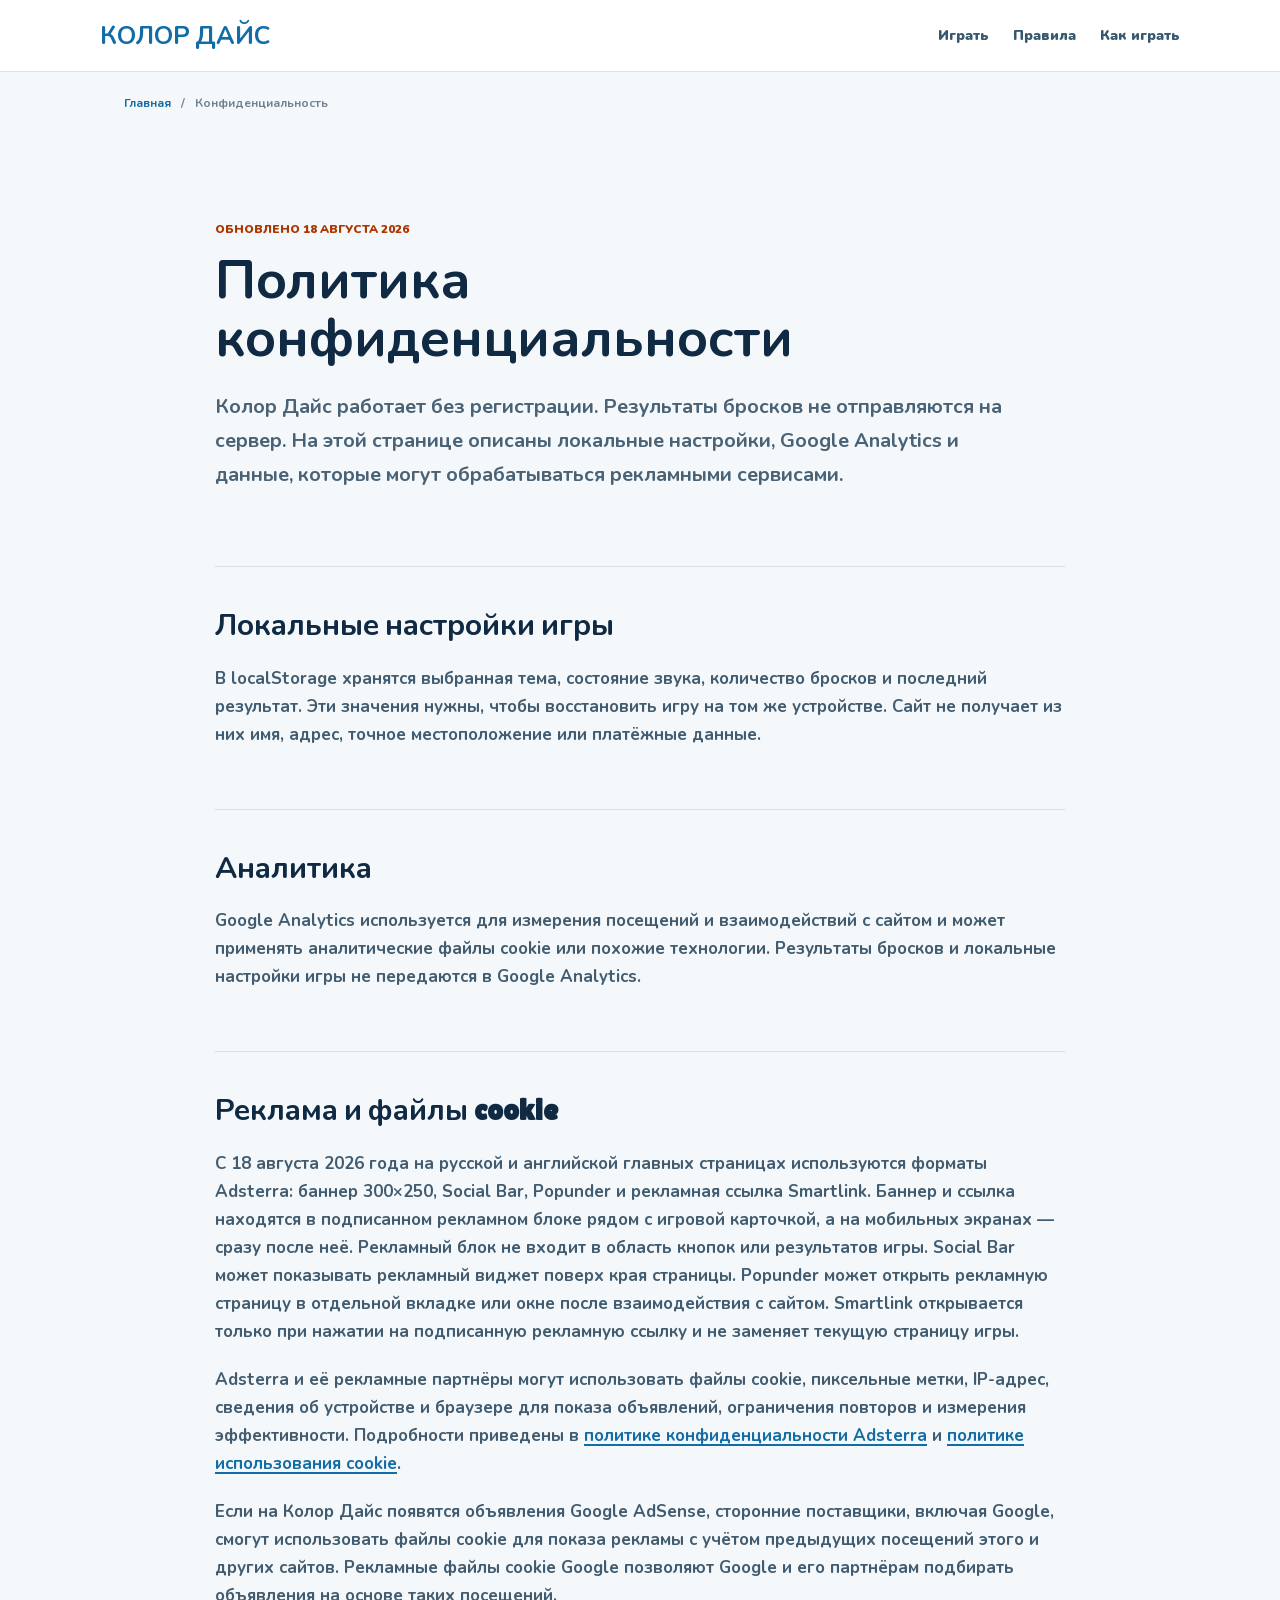
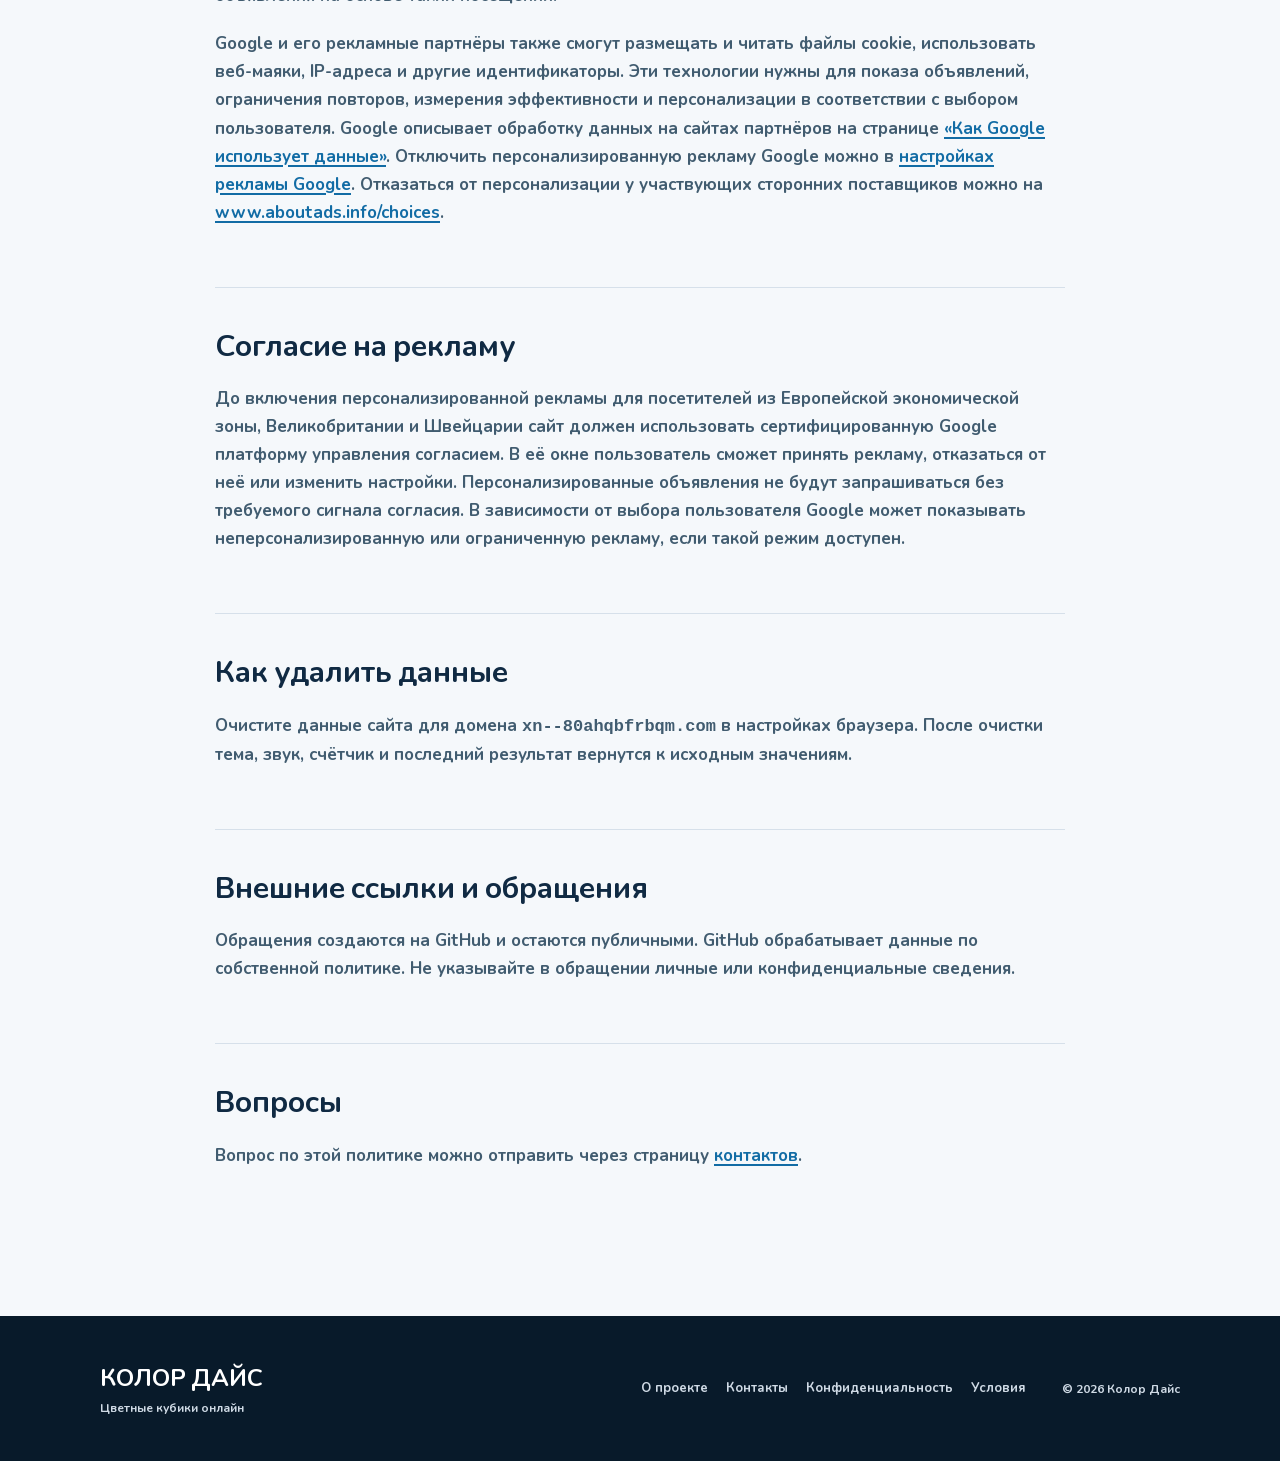
<file: privacy/index.html>
<!DOCTYPE html>
<html lang="ru">
<head>
  <!-- Google tag (gtag.js) -->
  <script async src="https://www.googletagmanager.com/gtag/js?id=G-TGBK3WV226"></script>
  <script>window.dataLayer=window.dataLayer||[];function gtag(){dataLayer.push(arguments)}gtag('js',new Date());gtag('config','G-TGBK3WV226');</script>
  <meta charset="utf-8">
  <meta name="viewport" content="width=device-width, initial-scale=1">
  <title>Политика конфиденциальности - Колор Дайс</title>
  <meta name="description" content="Политика конфиденциальности Колор Дайс: локальные настройки, Google Analytics, рекламные технологии, файлы cookie и удаление данных.">
  <meta name="robots" content="noindex, follow">
  <meta name="theme-color" content="#1aa8e0">
  <link rel="canonical" href="https://xn--80ahqbfrbqm.com/privacy/">
  <link rel="icon" href="/assets/favicon.svg" type="image/svg+xml">
  <link rel="preload" href="/assets/fonts/lilita-one.woff2" as="font" type="font/woff2" crossorigin>
  <link rel="preload" href="/assets/fonts/nunito-cyrillic.woff2" as="font" type="font/woff2" crossorigin>
  <link rel="stylesheet" href="/styles.css">
</head>
<body class="static-page legal-page">
  <a class="skip-link" href="#article-content">Перейти к политике</a>
  <header class="page-header"><a class="page-brand" href="/">КОЛОР ДАЙС</a><nav aria-label="Основная навигация"><a href="/#tool">Играть</a><a href="/pravila/">Правила</a><a href="/kak-igrat/">Как играть</a></nav></header>
  <main class="article-main" id="article-content">
    <div class="breadcrumbs"><a href="/">Главная</a><span aria-hidden="true">/</span><span>Конфиденциальность</span></div>
    <article>
      <header class="article-hero"><p class="eyebrow">ОБНОВЛЕНО 18 АВГУСТА 2026</p><h1>Политика конфиденциальности</h1><p class="article-lead">Колор Дайс работает без регистрации. Результаты бросков не отправляются на сервер. На этой странице описаны локальные настройки, Google Analytics и данные, которые могут обрабатываться рекламными сервисами.</p></header>
      <section class="article-section"><h2>Локальные настройки игры</h2><p>В localStorage хранятся выбранная тема, состояние звука, количество бросков и последний результат. Эти значения нужны, чтобы восстановить игру на том же устройстве. Сайт не получает из них имя, адрес, точное местоположение или платёжные данные.</p></section>
      <section class="article-section"><h2>Аналитика</h2><p>Google Analytics используется для измерения посещений и взаимодействий с сайтом и может применять аналитические файлы cookie или похожие технологии. Результаты бросков и локальные настройки игры не передаются в Google Analytics.</p></section>
      <section class="article-section"><h2>Реклама и файлы cookie</h2><p>С 18 августа 2026 года на русской и английской главных страницах используются форматы Adsterra: баннер 300×250, Social Bar, Popunder и рекламная ссылка Smartlink. Баннер и ссылка находятся в подписанном рекламном блоке рядом с игровой карточкой, а на мобильных экранах — сразу после неё. Рекламный блок не входит в область кнопок или результатов игры. Social Bar может показывать рекламный виджет поверх края страницы. Popunder может открыть рекламную страницу в отдельной вкладке или окне после взаимодействия с сайтом. Smartlink открывается только при нажатии на подписанную рекламную ссылку и не заменяет текущую страницу игры.</p><p>Adsterra и её рекламные партнёры могут использовать файлы cookie, пиксельные метки, IP-адрес, сведения об устройстве и браузере для показа объявлений, ограничения повторов и измерения эффективности. Подробности приведены в <a href="https://adsterra.com/privacy-policy-managed/" rel="noopener noreferrer">политике конфиденциальности Adsterra</a> и <a href="https://adsterra.com/cookies/" rel="noopener noreferrer">политике использования cookie</a>.</p><p>Если на Колор Дайс появятся объявления Google AdSense, сторонние поставщики, включая Google, смогут использовать файлы cookie для показа рекламы с учётом предыдущих посещений этого и других сайтов. Рекламные файлы cookie Google позволяют Google и его партнёрам подбирать объявления на основе таких посещений.</p><p>Google и его рекламные партнёры также смогут размещать и читать файлы cookie, использовать веб-маяки, IP-адреса и другие идентификаторы. Эти технологии нужны для показа объявлений, ограничения повторов, измерения эффективности и персонализации в соответствии с выбором пользователя. Google описывает обработку данных на сайтах партнёров на странице <a href="https://business.safety.google/privacy/" rel="noopener noreferrer">«Как Google использует данные»</a>. Отключить персонализированную рекламу Google можно в <a href="https://www.google.com/settings/ads" rel="noopener noreferrer">настройках рекламы Google</a>. Отказаться от персонализации у участвующих сторонних поставщиков можно на <a href="https://www.aboutads.info/choices/" rel="noopener noreferrer">www.aboutads.info/choices</a>.</p></section>
      <section class="article-section"><h2>Согласие на рекламу</h2><p>До включения персонализированной рекламы для посетителей из Европейской экономической зоны, Великобритании и Швейцарии сайт должен использовать сертифицированную Google платформу управления согласием. В её окне пользователь сможет принять рекламу, отказаться от неё или изменить настройки. Персонализированные объявления не будут запрашиваться без требуемого сигнала согласия. В зависимости от выбора пользователя Google может показывать неперсонализированную или ограниченную рекламу, если такой режим доступен.</p></section>
      <section class="article-section"><h2>Как удалить данные</h2><p>Очистите данные сайта для домена <code>xn--80ahqbfrbqm.com</code> в настройках браузера. После очистки тема, звук, счётчик и последний результат вернутся к исходным значениям.</p></section>
      <section class="article-section"><h2>Внешние ссылки и обращения</h2><p>Обращения создаются на GitHub и остаются публичными. GitHub обрабатывает данные по собственной политике. Не указывайте в обращении личные или конфиденциальные сведения.</p></section>
      <section class="article-section article-next"><h2>Вопросы</h2><p>Вопрос по этой политике можно отправить через страницу <a href="/kontakty/">контактов</a>.</p></section>
    </article>
  </main>
  <footer class="site-footer"><div class="footer-inner"><div><strong>КОЛОР ДАЙС</strong><p>Цветные кубики онлайн</p></div><nav aria-label="Служебная навигация"><a href="/o-proekte/">О проекте</a><a href="/kontakty/">Контакты</a><a href="/privacy/">Конфиденциальность</a><a href="/terms/">Условия</a></nav><p>© 2026 Колор Дайс</p></div></footer>
</body>
</html>
</file>
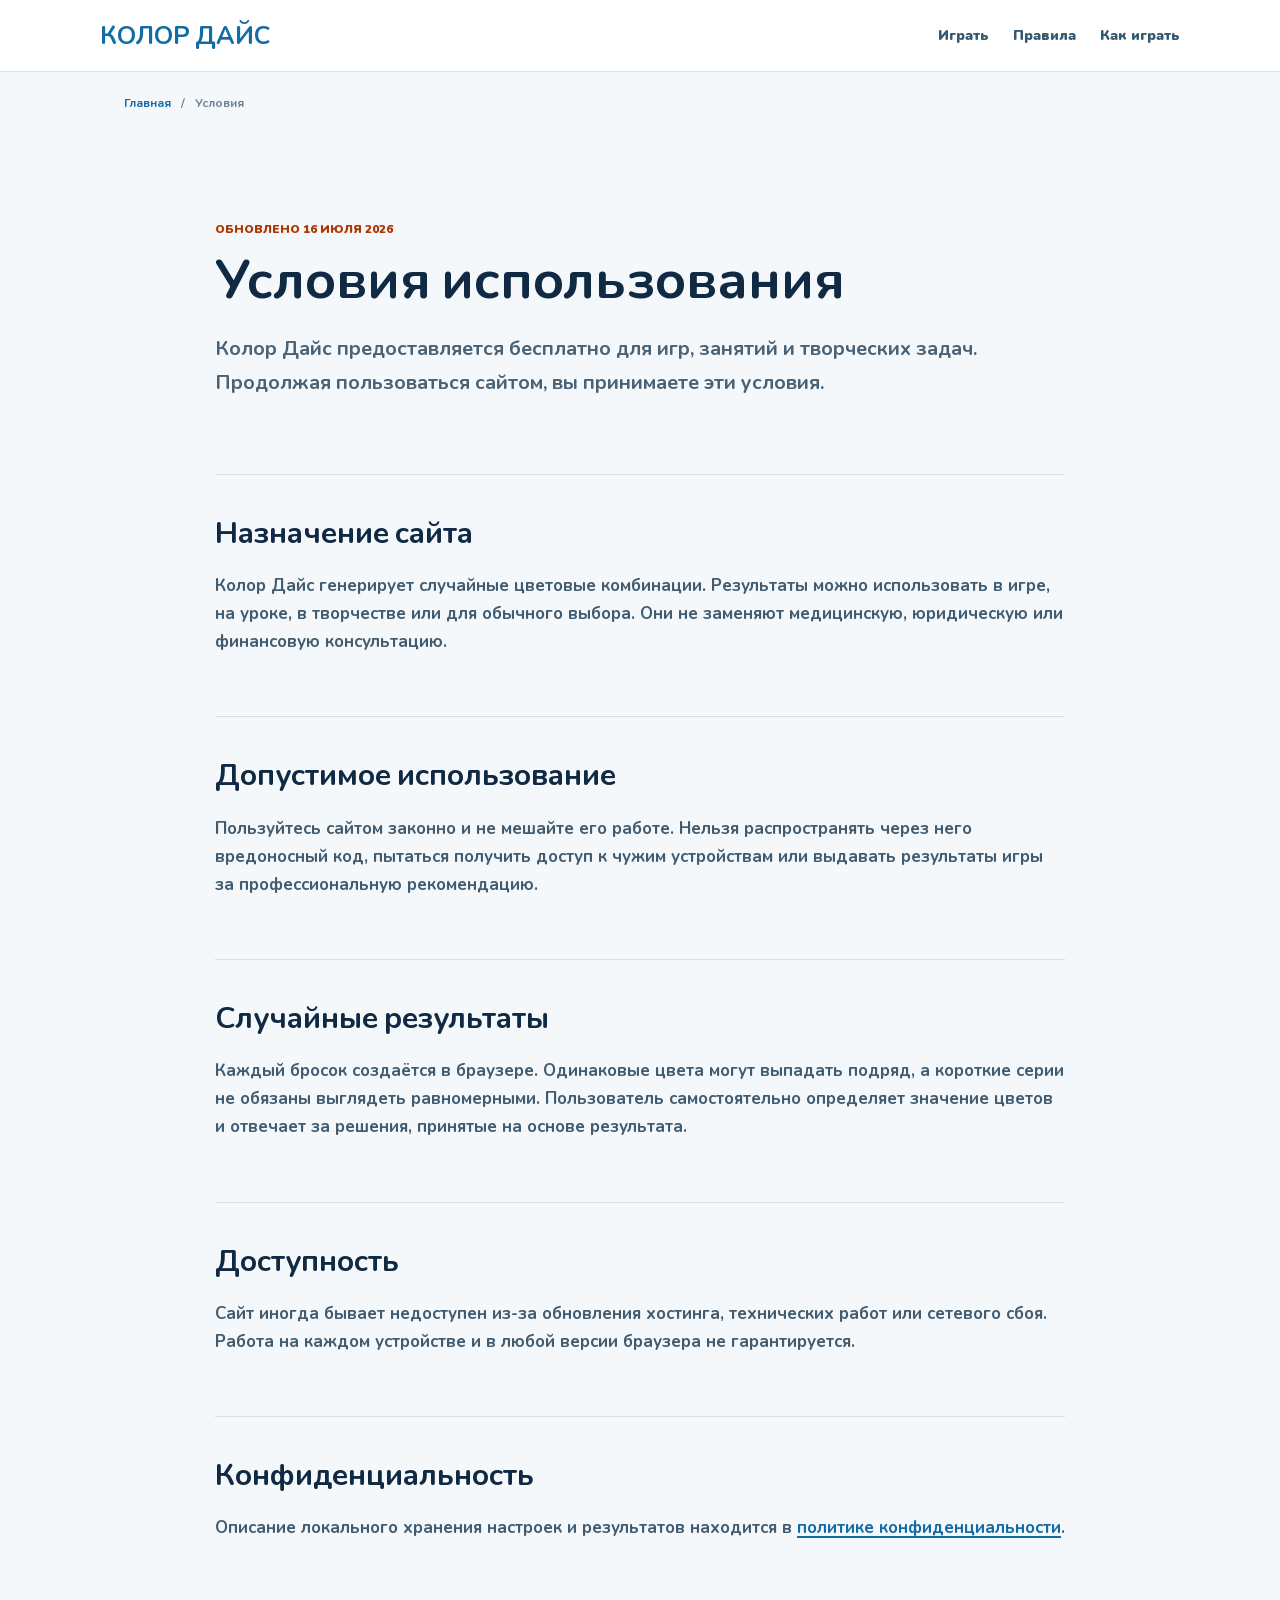
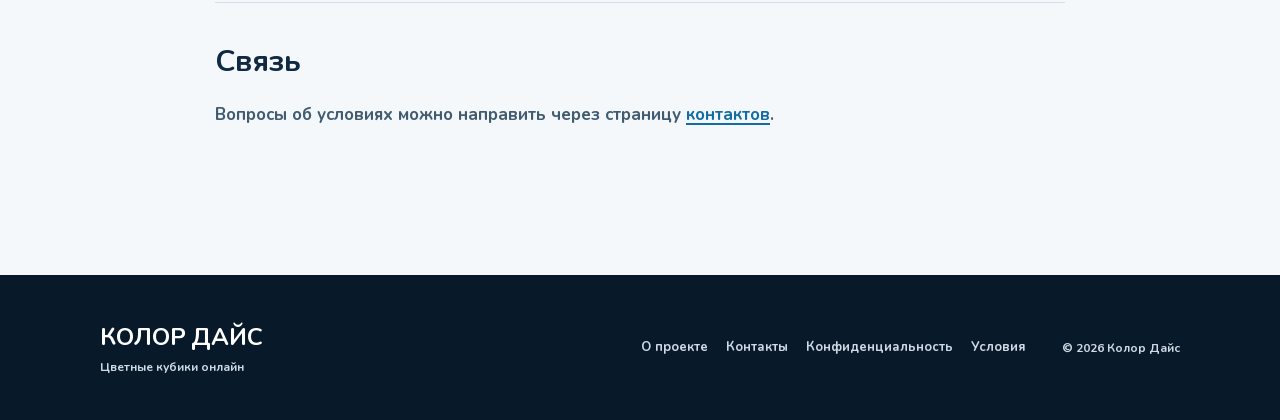
<file: terms/index.html>
<!DOCTYPE html>
<html lang="ru">
<head>
  <!-- Google tag (gtag.js) -->
  <script async src="https://www.googletagmanager.com/gtag/js?id=G-TGBK3WV226"></script>
  <script>window.dataLayer=window.dataLayer||[];function gtag(){dataLayer.push(arguments)}gtag('js',new Date());gtag('config','G-TGBK3WV226');</script>
  <meta charset="utf-8">
  <meta name="viewport" content="width=device-width, initial-scale=1">
  <title>Условия использования - Колор Дайс</title>
  <meta name="description" content="Условия использования бесплатного онлайн-генератора цветных кубиков Колор Дайс, ограничения сервиса и правила ответственного использования.">
  <meta name="robots" content="noindex, follow">
  <meta name="theme-color" content="#1aa8e0">
  <link rel="canonical" href="https://xn--80ahqbfrbqm.com/terms/">
  <link rel="icon" href="/assets/favicon.svg" type="image/svg+xml">
  <link rel="preload" href="/assets/fonts/lilita-one.woff2" as="font" type="font/woff2" crossorigin>
  <link rel="preload" href="/assets/fonts/nunito-cyrillic.woff2" as="font" type="font/woff2" crossorigin>
  <link rel="stylesheet" href="/styles.css">
</head>
<body class="static-page legal-page">
  <a class="skip-link" href="#article-content">Перейти к условиям</a>
  <header class="page-header"><a class="page-brand" href="/">КОЛОР ДАЙС</a><nav aria-label="Основная навигация"><a href="/#tool">Играть</a><a href="/pravila/">Правила</a><a href="/kak-igrat/">Как играть</a></nav></header>
  <main class="article-main" id="article-content">
    <div class="breadcrumbs"><a href="/">Главная</a><span aria-hidden="true">/</span><span>Условия</span></div>
    <article>
      <header class="article-hero"><p class="eyebrow">ОБНОВЛЕНО 16 ИЮЛЯ 2026</p><h1>Условия использования</h1><p class="article-lead">Колор Дайс предоставляется бесплатно для игр, занятий и творческих задач. Продолжая пользоваться сайтом, вы принимаете эти условия.</p></header>
      <section class="article-section"><h2>Назначение сайта</h2><p>Колор Дайс генерирует случайные цветовые комбинации. Результаты можно использовать в игре, на уроке, в творчестве или для обычного выбора. Они не заменяют медицинскую, юридическую или финансовую консультацию.</p></section>
      <section class="article-section"><h2>Допустимое использование</h2><p>Пользуйтесь сайтом законно и не мешайте его работе. Нельзя распространять через него вредоносный код, пытаться получить доступ к чужим устройствам или выдавать результаты игры за профессиональную рекомендацию.</p></section>
      <section class="article-section"><h2>Случайные результаты</h2><p>Каждый бросок создаётся в браузере. Одинаковые цвета могут выпадать подряд, а короткие серии не обязаны выглядеть равномерными. Пользователь самостоятельно определяет значение цветов и отвечает за решения, принятые на основе результата.</p></section>
      <section class="article-section"><h2>Доступность</h2><p>Сайт иногда бывает недоступен из-за обновления хостинга, технических работ или сетевого сбоя. Работа на каждом устройстве и в любой версии браузера не гарантируется.</p></section>
      <section class="article-section"><h2>Конфиденциальность</h2><p>Описание локального хранения настроек и результатов находится в <a href="/privacy/">политике конфиденциальности</a>.</p></section>
      <section class="article-section article-next"><h2>Связь</h2><p>Вопросы об условиях можно направить через страницу <a href="/kontakty/">контактов</a>.</p></section>
    </article>
  </main>
  <footer class="site-footer"><div class="footer-inner"><div><strong>КОЛОР ДАЙС</strong><p>Цветные кубики онлайн</p></div><nav aria-label="Служебная навигация"><a href="/o-proekte/">О проекте</a><a href="/kontakty/">Контакты</a><a href="/privacy/">Конфиденциальность</a><a href="/terms/">Условия</a></nav><p>© 2026 Колор Дайс</p></div></footer>
</body>
</html>
</file>
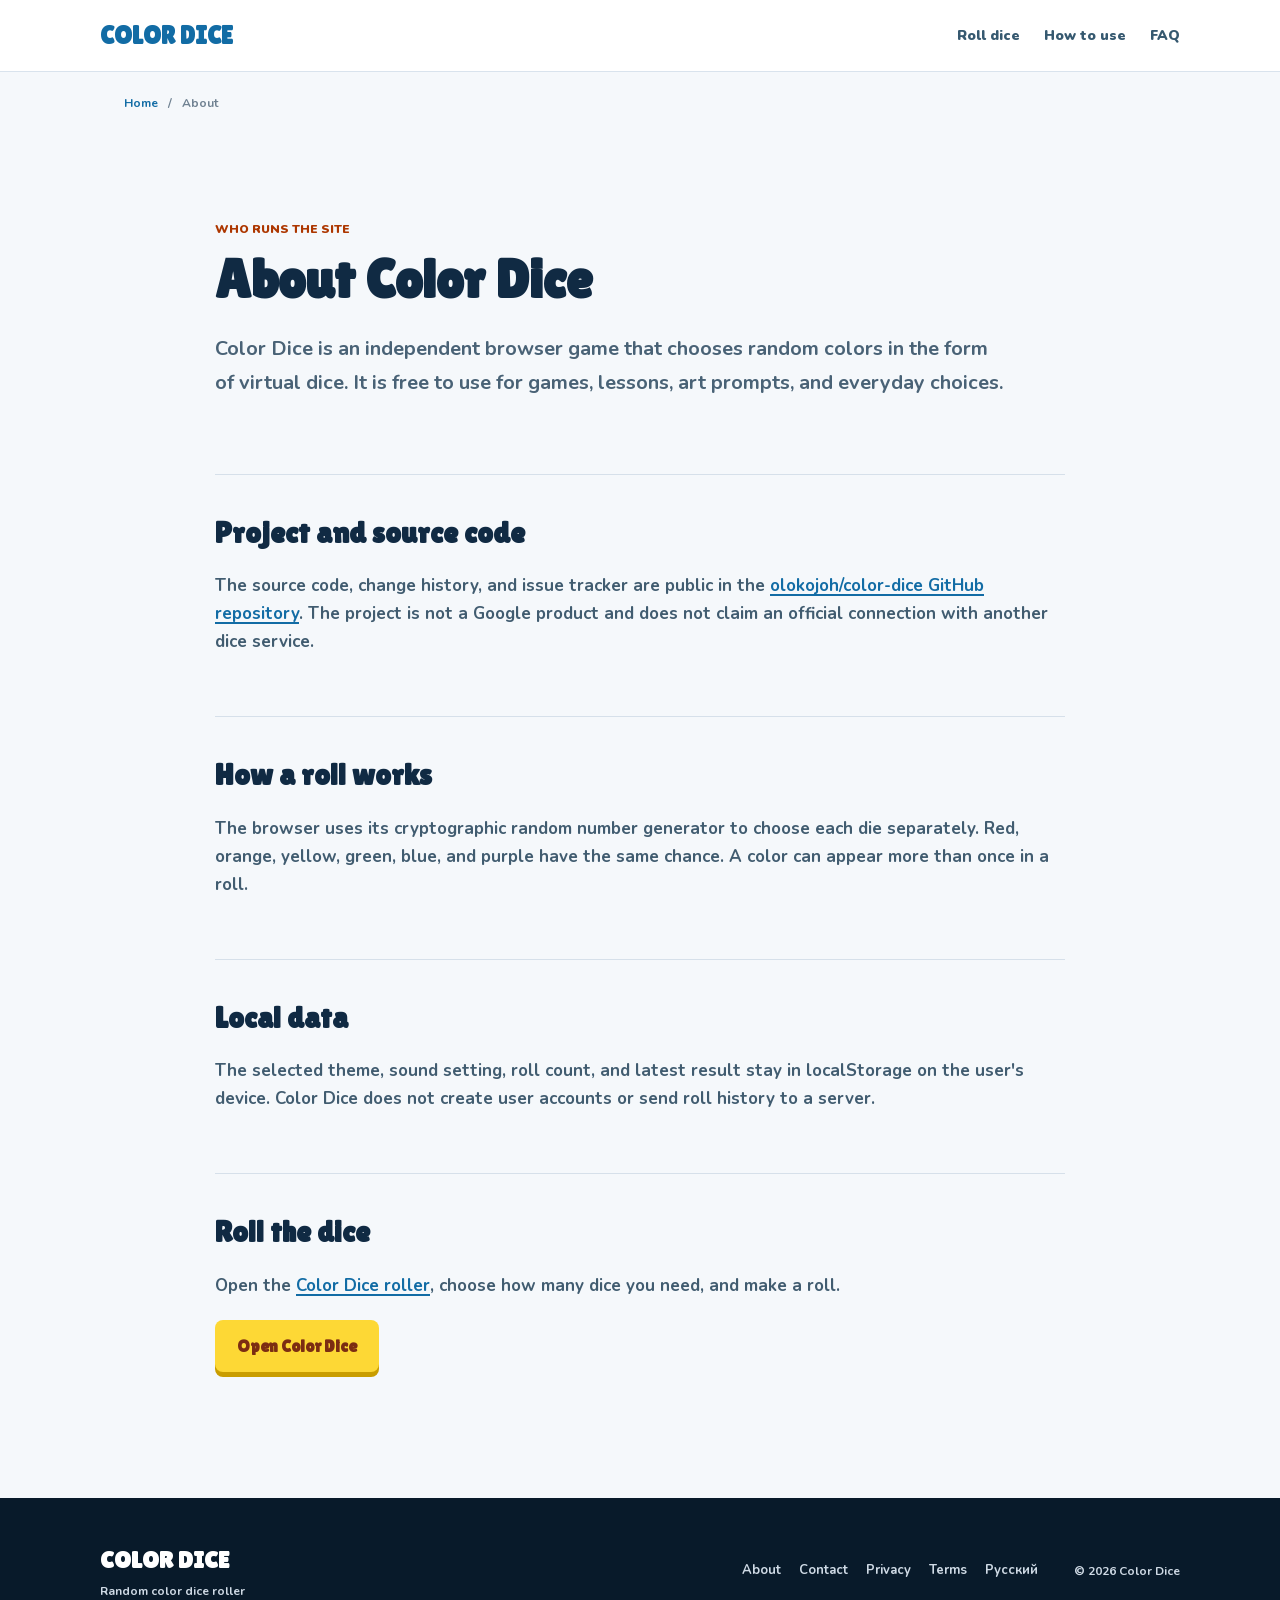
<file: en/about/index.html>
<!DOCTYPE html>
<html lang="en">
<head>
  <!-- Google tag (gtag.js) -->
  <script async src="https://www.googletagmanager.com/gtag/js?id=G-TGBK3WV226"></script>
  <script>window.dataLayer=window.dataLayer||[];function gtag(){dataLayer.push(arguments)}gtag('js',new Date());gtag('config','G-TGBK3WV226');</script>
  <meta charset="utf-8">
  <meta name="viewport" content="width=device-width, initial-scale=1">
  <title>About Color Dice</title>
  <meta name="description" content="Who maintains Color Dice, how the random color roller works, and where to find its public source code and issue tracker.">
  <meta name="robots" content="noindex, follow">
  <meta name="theme-color" content="#1aa8e0">
  <link rel="canonical" href="https://xn--80ahqbfrbqm.com/en/about/">
  <link rel="icon" href="/assets/favicon.svg" type="image/svg+xml">
  <link rel="preload" href="/assets/fonts/lilita-one.woff2" as="font" type="font/woff2" crossorigin>
  <link rel="preload" href="/assets/fonts/nunito-latin.woff2" as="font" type="font/woff2" crossorigin>
  <link rel="stylesheet" href="/styles.css">
</head>
<body class="static-page trust-page">
  <a class="skip-link" href="#article-content">Skip to the page content</a>
  <header class="page-header"><a class="page-brand" href="/en/">COLOR DICE</a><nav aria-label="Main navigation"><a href="/en/#tool">Roll dice</a><a href="/en/#how-to-use">How to use</a><a href="/en/#faq">FAQ</a></nav></header>
  <main class="article-main" id="article-content">
    <nav class="breadcrumbs" aria-label="Breadcrumb"><a href="/en/">Home</a><span aria-hidden="true">/</span><span>About</span></nav>
    <article>
      <header class="article-hero"><p class="eyebrow">WHO RUNS THE SITE</p><h1>About Color Dice</h1><p class="article-lead">Color Dice is an independent browser game that chooses random colors in the form of virtual dice. It is free to use for games, lessons, art prompts, and everyday choices.</p></header>
      <section class="article-section"><h2>Project and source code</h2><p>The source code, change history, and issue tracker are public in the <a href="https://github.com/olokojoh/color-dice" rel="noopener noreferrer">olokojoh/color-dice GitHub repository</a>. The project is not a Google product and does not claim an official connection with another dice service.</p></section>
      <section class="article-section"><h2>How a roll works</h2><p>The browser uses its cryptographic random number generator to choose each die separately. Red, orange, yellow, green, blue, and purple have the same chance. A color can appear more than once in a roll.</p></section>
      <section class="article-section"><h2>Local data</h2><p>The selected theme, sound setting, roll count, and latest result stay in localStorage on the user's device. Color Dice does not create user accounts or send roll history to a server.</p></section>
      <section class="article-section article-next"><h2>Roll the dice</h2><p>Open the <a href="/en/#tool">Color Dice roller</a>, choose how many dice you need, and make a roll.</p><a class="article-cta" href="/en/#tool">Open Color Dice</a></section>
    </article>
  </main>
  <footer class="site-footer"><div class="footer-inner"><div><strong>COLOR DICE</strong><p>Random color dice roller</p></div><nav aria-label="Footer navigation"><a href="/en/about/">About</a><a href="/en/contact/">Contact</a><a href="/en/privacy/">Privacy</a><a href="/en/terms/">Terms</a><a href="/" lang="ru" hreflang="ru">Русский</a></nav><p>© 2026 Color Dice</p></div></footer>
</body>
</html>
</file>
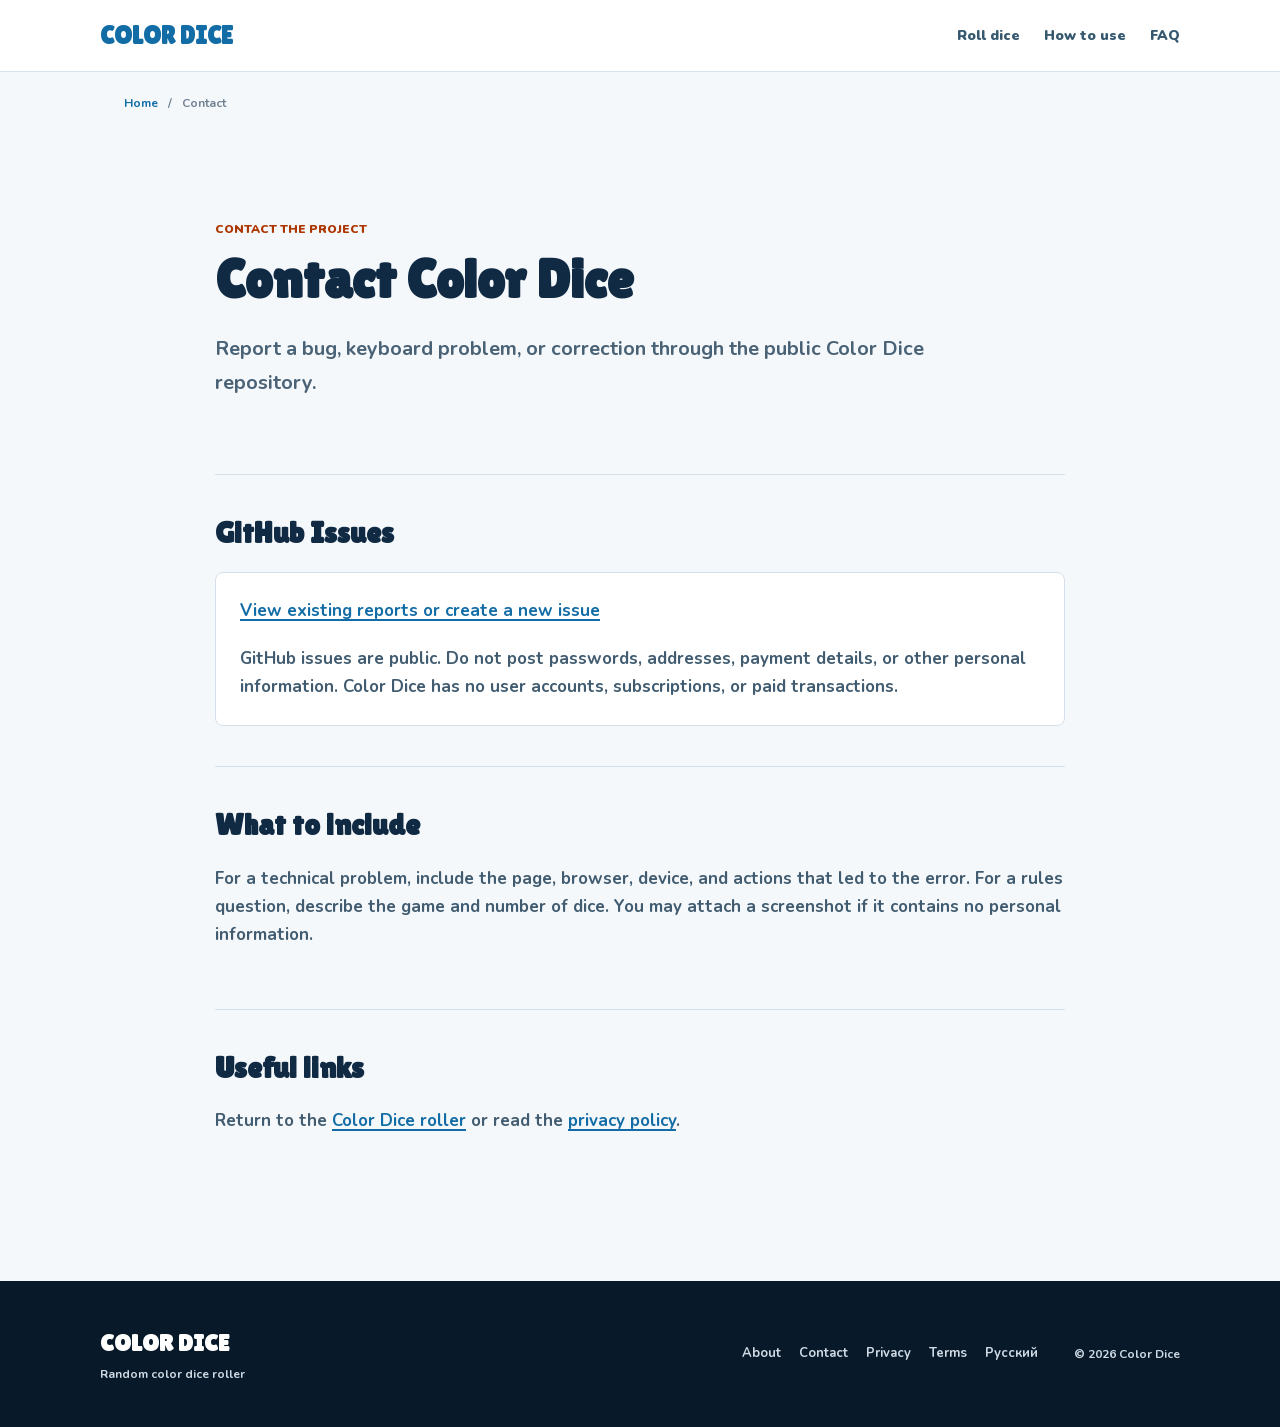
<file: en/contact/index.html>
<!DOCTYPE html>
<html lang="en">
<head>
  <!-- Google tag (gtag.js) -->
  <script async src="https://www.googletagmanager.com/gtag/js?id=G-TGBK3WV226"></script>
  <script>window.dataLayer=window.dataLayer||[];function gtag(){dataLayer.push(arguments)}gtag('js',new Date());gtag('config','G-TGBK3WV226');</script>
  <meta charset="utf-8">
  <meta name="viewport" content="width=device-width, initial-scale=1">
  <title>Contact Color Dice</title>
  <meta name="description" content="Report a bug, accessibility problem, or rules correction for the Color Dice roller through the public GitHub issue tracker.">
  <meta name="robots" content="noindex, follow">
  <meta name="theme-color" content="#1aa8e0">
  <link rel="canonical" href="https://xn--80ahqbfrbqm.com/en/contact/">
  <link rel="icon" href="/assets/favicon.svg" type="image/svg+xml">
  <link rel="preload" href="/assets/fonts/lilita-one.woff2" as="font" type="font/woff2" crossorigin>
  <link rel="preload" href="/assets/fonts/nunito-latin.woff2" as="font" type="font/woff2" crossorigin>
  <link rel="stylesheet" href="/styles.css">
</head>
<body class="static-page trust-page">
  <a class="skip-link" href="#article-content">Skip to contact information</a>
  <header class="page-header"><a class="page-brand" href="/en/">COLOR DICE</a><nav aria-label="Main navigation"><a href="/en/#tool">Roll dice</a><a href="/en/#how-to-use">How to use</a><a href="/en/#faq">FAQ</a></nav></header>
  <main class="article-main" id="article-content">
    <nav class="breadcrumbs" aria-label="Breadcrumb"><a href="/en/">Home</a><span aria-hidden="true">/</span><span>Contact</span></nav>
    <article>
      <header class="article-hero"><p class="eyebrow">CONTACT THE PROJECT</p><h1>Contact Color Dice</h1><p class="article-lead">Report a bug, keyboard problem, or correction through the public Color Dice repository.</p></header>
      <section class="article-section"><h2>GitHub Issues</h2><div class="contact-box"><p><a href="https://github.com/olokojoh/color-dice/issues" rel="noopener noreferrer">View existing reports or create a new issue</a></p><p>GitHub issues are public. Do not post passwords, addresses, payment details, or other personal information. Color Dice has no user accounts, subscriptions, or paid transactions.</p></div></section>
      <section class="article-section"><h2>What to include</h2><p>For a technical problem, include the page, browser, device, and actions that led to the error. For a rules question, describe the game and number of dice. You may attach a screenshot if it contains no personal information.</p></section>
      <section class="article-section article-next"><h2>Useful links</h2><p>Return to the <a href="/en/">Color Dice roller</a> or read the <a href="/en/privacy/">privacy policy</a>.</p></section>
    </article>
  </main>
  <footer class="site-footer"><div class="footer-inner"><div><strong>COLOR DICE</strong><p>Random color dice roller</p></div><nav aria-label="Footer navigation"><a href="/en/about/">About</a><a href="/en/contact/">Contact</a><a href="/en/privacy/">Privacy</a><a href="/en/terms/">Terms</a><a href="/" lang="ru" hreflang="ru">Русский</a></nav><p>© 2026 Color Dice</p></div></footer>
</body>
</html>
</file>
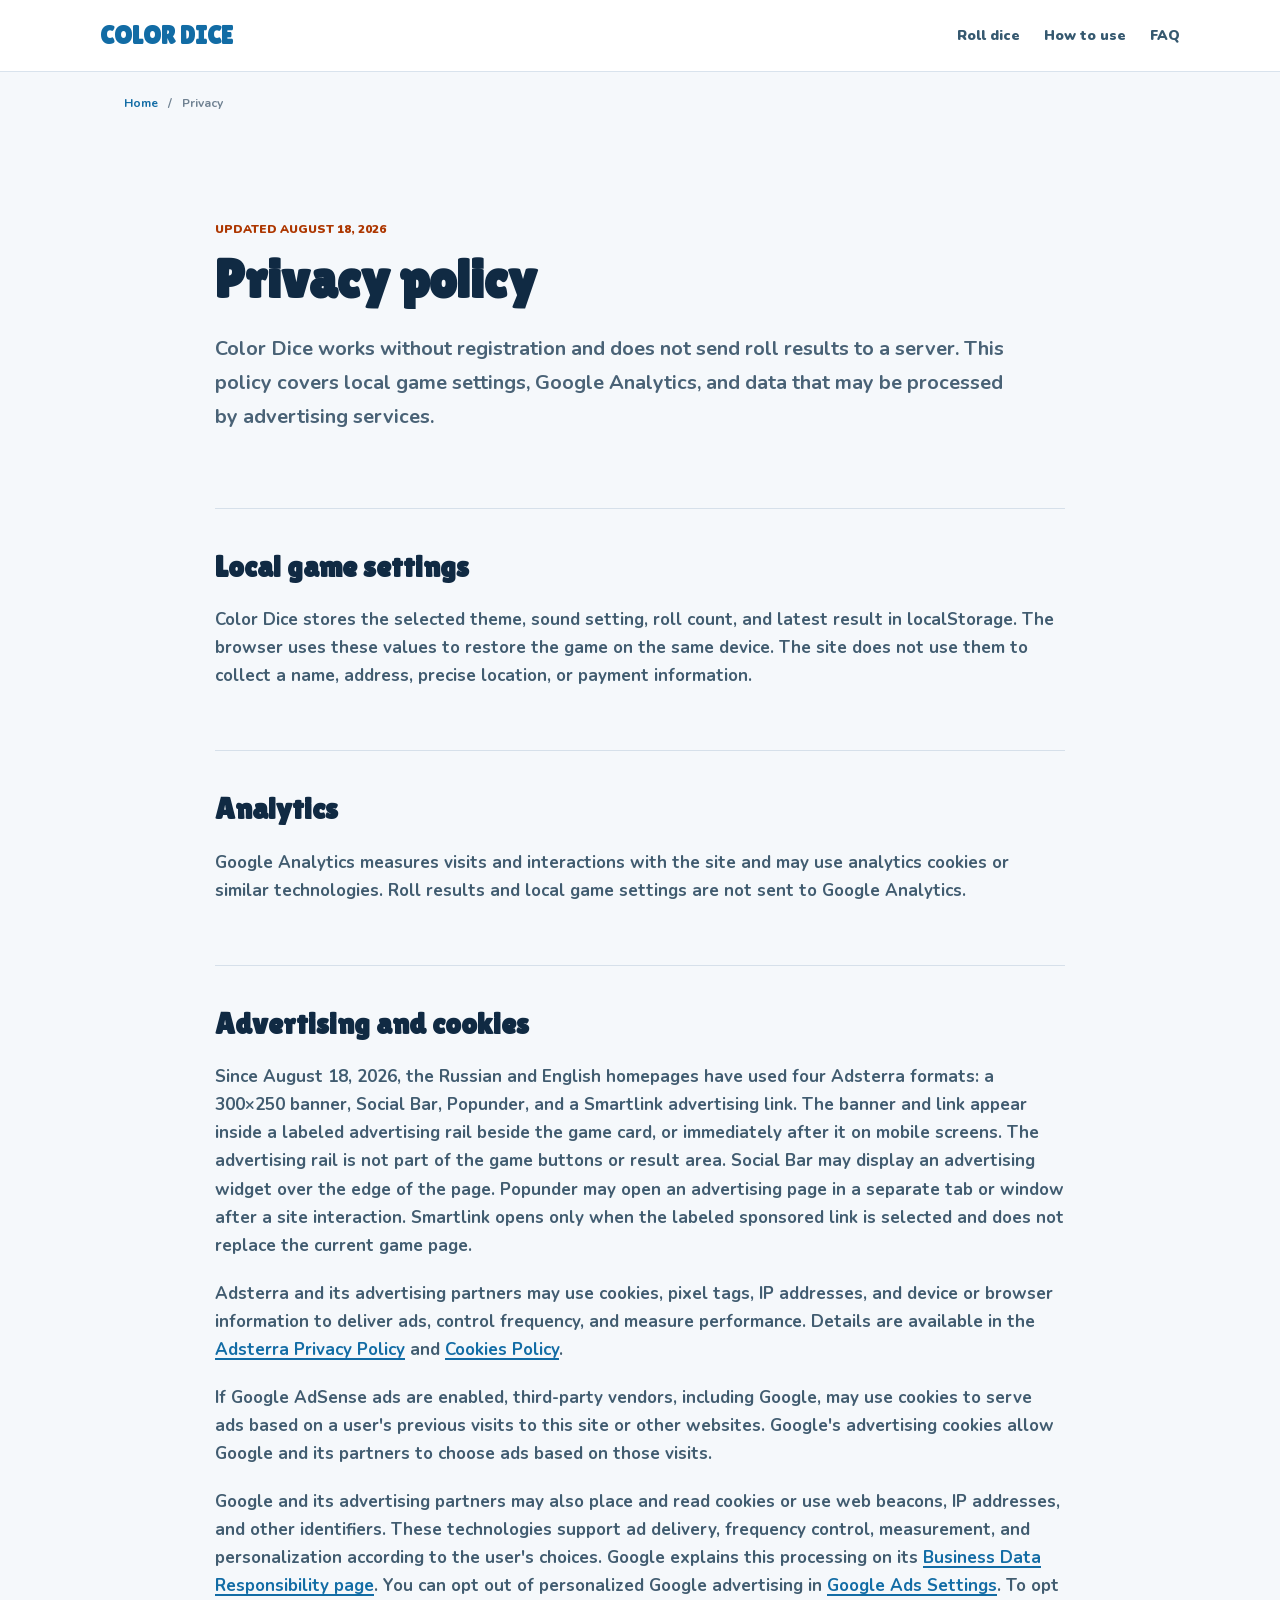
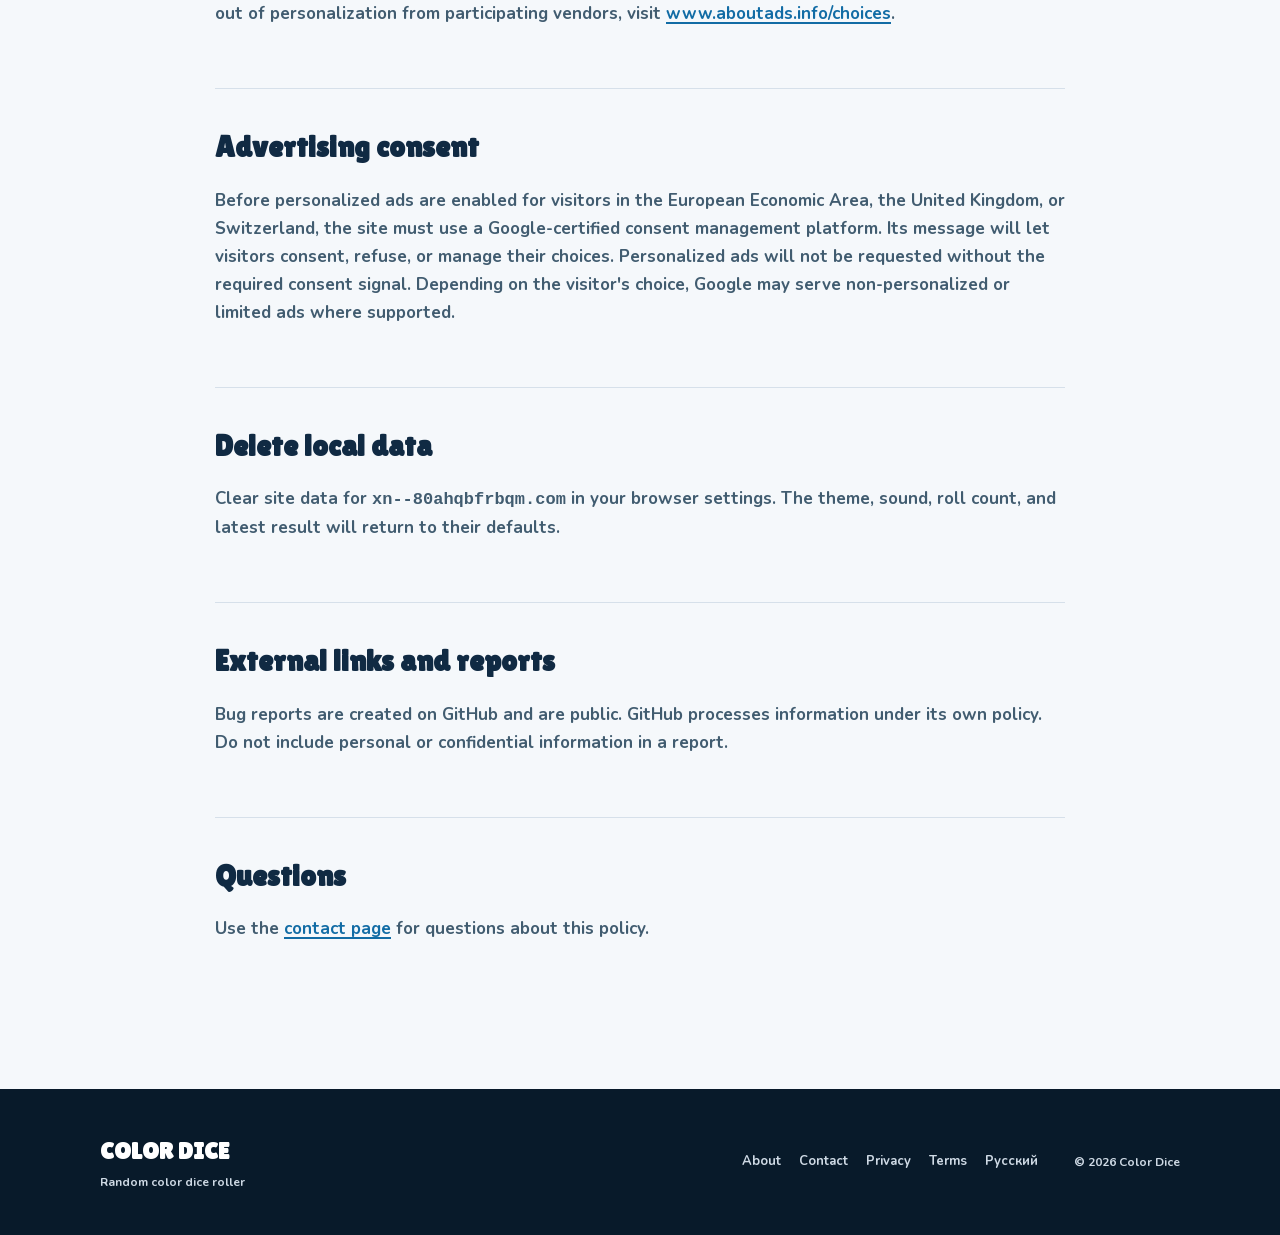
<file: en/privacy/index.html>
<!DOCTYPE html>
<html lang="en">
<head>
  <!-- Google tag (gtag.js) -->
  <script async src="https://www.googletagmanager.com/gtag/js?id=G-TGBK3WV226"></script>
  <script>window.dataLayer=window.dataLayer||[];function gtag(){dataLayer.push(arguments)}gtag('js',new Date());gtag('config','G-TGBK3WV226');</script>
  <meta charset="utf-8">
  <meta name="viewport" content="width=device-width, initial-scale=1">
  <title>Privacy Policy for Color Dice</title>
  <meta name="description" content="Color Dice privacy policy covering local game settings, Google Analytics, advertising cookies, consent choices, and data deletion.">
  <meta name="robots" content="noindex, follow">
  <meta name="theme-color" content="#1aa8e0">
  <link rel="canonical" href="https://xn--80ahqbfrbqm.com/en/privacy/">
  <link rel="icon" href="/assets/favicon.svg" type="image/svg+xml">
  <link rel="preload" href="/assets/fonts/lilita-one.woff2" as="font" type="font/woff2" crossorigin>
  <link rel="preload" href="/assets/fonts/nunito-latin.woff2" as="font" type="font/woff2" crossorigin>
  <link rel="stylesheet" href="/styles.css">
</head>
<body class="static-page legal-page">
  <a class="skip-link" href="#article-content">Skip to the privacy policy</a>
  <header class="page-header"><a class="page-brand" href="/en/">COLOR DICE</a><nav aria-label="Main navigation"><a href="/en/#tool">Roll dice</a><a href="/en/#how-to-use">How to use</a><a href="/en/#faq">FAQ</a></nav></header>
  <main class="article-main" id="article-content">
    <nav class="breadcrumbs" aria-label="Breadcrumb"><a href="/en/">Home</a><span aria-hidden="true">/</span><span>Privacy</span></nav>
    <article>
      <header class="article-hero"><p class="eyebrow">UPDATED AUGUST 18, 2026</p><h1>Privacy policy</h1><p class="article-lead">Color Dice works without registration and does not send roll results to a server. This policy covers local game settings, Google Analytics, and data that may be processed by advertising services.</p></header>
      <section class="article-section"><h2>Local game settings</h2><p>Color Dice stores the selected theme, sound setting, roll count, and latest result in localStorage. The browser uses these values to restore the game on the same device. The site does not use them to collect a name, address, precise location, or payment information.</p></section>
      <section class="article-section"><h2>Analytics</h2><p>Google Analytics measures visits and interactions with the site and may use analytics cookies or similar technologies. Roll results and local game settings are not sent to Google Analytics.</p></section>
      <section class="article-section"><h2>Advertising and cookies</h2><p>Since August 18, 2026, the Russian and English homepages have used four Adsterra formats: a 300×250 banner, Social Bar, Popunder, and a Smartlink advertising link. The banner and link appear inside a labeled advertising rail beside the game card, or immediately after it on mobile screens. The advertising rail is not part of the game buttons or result area. Social Bar may display an advertising widget over the edge of the page. Popunder may open an advertising page in a separate tab or window after a site interaction. Smartlink opens only when the labeled sponsored link is selected and does not replace the current game page.</p><p>Adsterra and its advertising partners may use cookies, pixel tags, IP addresses, and device or browser information to deliver ads, control frequency, and measure performance. Details are available in the <a href="https://adsterra.com/privacy-policy-managed/" rel="noopener noreferrer">Adsterra Privacy Policy</a> and <a href="https://adsterra.com/cookies/" rel="noopener noreferrer">Cookies Policy</a>.</p><p>If Google AdSense ads are enabled, third-party vendors, including Google, may use cookies to serve ads based on a user's previous visits to this site or other websites. Google's advertising cookies allow Google and its partners to choose ads based on those visits.</p><p>Google and its advertising partners may also place and read cookies or use web beacons, IP addresses, and other identifiers. These technologies support ad delivery, frequency control, measurement, and personalization according to the user's choices. Google explains this processing on its <a href="https://business.safety.google/privacy/" rel="noopener noreferrer">Business Data Responsibility page</a>. You can opt out of personalized Google advertising in <a href="https://www.google.com/settings/ads" rel="noopener noreferrer">Google Ads Settings</a>. To opt out of personalization from participating vendors, visit <a href="https://www.aboutads.info/choices/" rel="noopener noreferrer">www.aboutads.info/choices</a>.</p></section>
      <section class="article-section"><h2>Advertising consent</h2><p>Before personalized ads are enabled for visitors in the European Economic Area, the United Kingdom, or Switzerland, the site must use a Google-certified consent management platform. Its message will let visitors consent, refuse, or manage their choices. Personalized ads will not be requested without the required consent signal. Depending on the visitor's choice, Google may serve non-personalized or limited ads where supported.</p></section>
      <section class="article-section"><h2>Delete local data</h2><p>Clear site data for <code>xn--80ahqbfrbqm.com</code> in your browser settings. The theme, sound, roll count, and latest result will return to their defaults.</p></section>
      <section class="article-section"><h2>External links and reports</h2><p>Bug reports are created on GitHub and are public. GitHub processes information under its own policy. Do not include personal or confidential information in a report.</p></section>
      <section class="article-section article-next"><h2>Questions</h2><p>Use the <a href="/en/contact/">contact page</a> for questions about this policy.</p></section>
    </article>
  </main>
  <footer class="site-footer"><div class="footer-inner"><div><strong>COLOR DICE</strong><p>Random color dice roller</p></div><nav aria-label="Footer navigation"><a href="/en/about/">About</a><a href="/en/contact/">Contact</a><a href="/en/privacy/">Privacy</a><a href="/en/terms/">Terms</a><a href="/" lang="ru" hreflang="ru">Русский</a></nav><p>© 2026 Color Dice</p></div></footer>
</body>
</html>
</file>
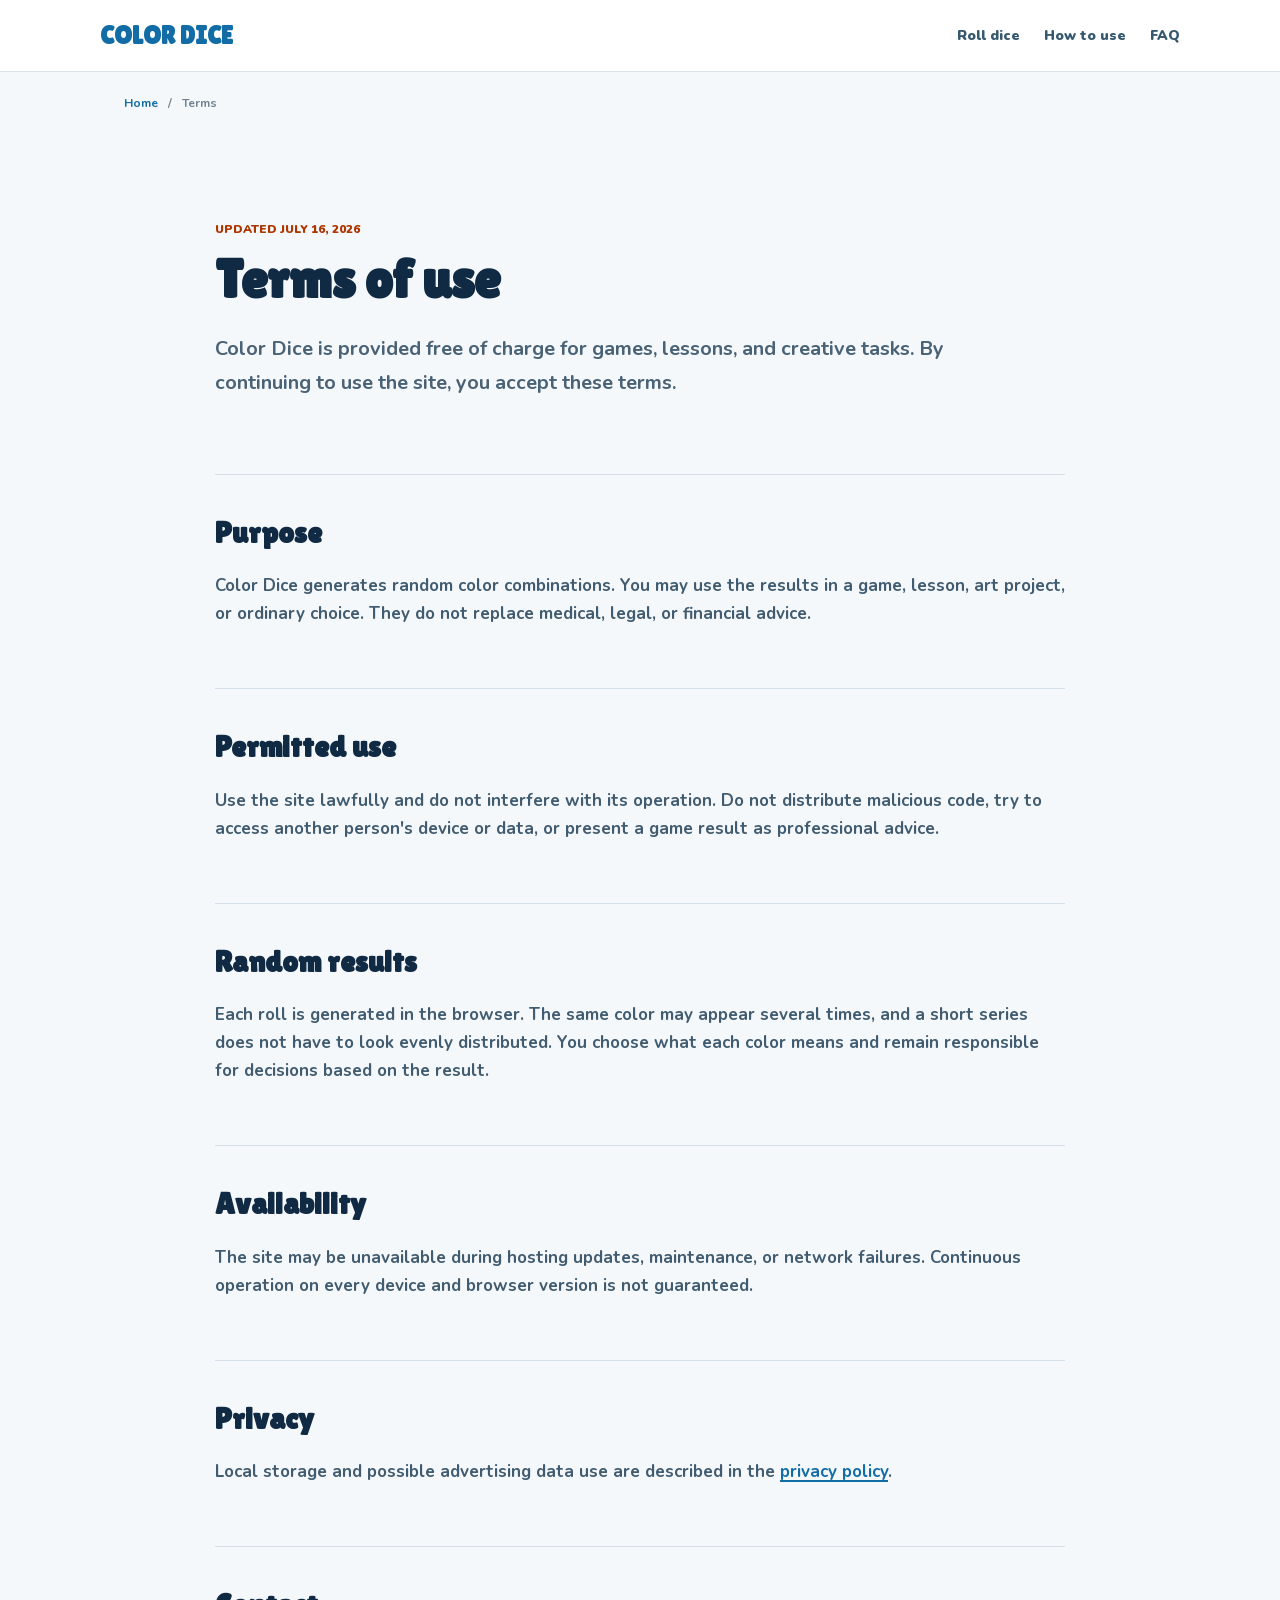
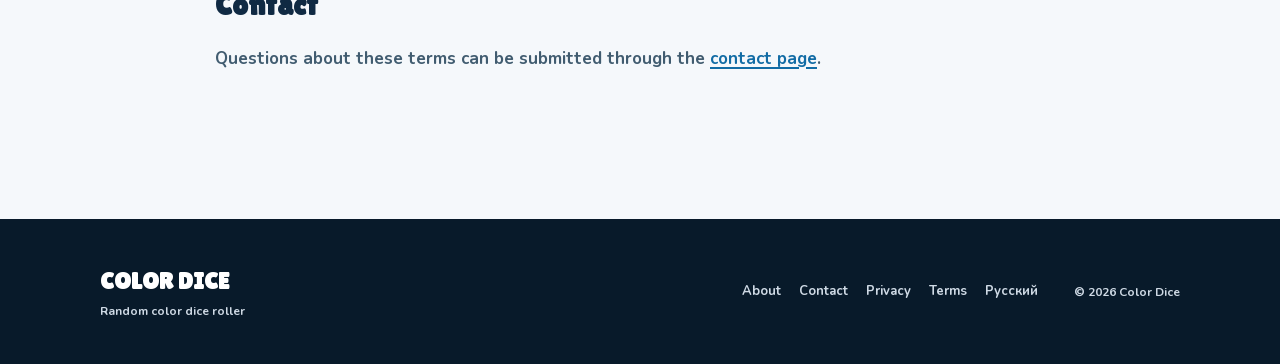
<file: en/terms/index.html>
<!DOCTYPE html>
<html lang="en">
<head>
  <!-- Google tag (gtag.js) -->
  <script async src="https://www.googletagmanager.com/gtag/js?id=G-TGBK3WV226"></script>
  <script>window.dataLayer=window.dataLayer||[];function gtag(){dataLayer.push(arguments)}gtag('js',new Date());gtag('config','G-TGBK3WV226');</script>
  <meta charset="utf-8">
  <meta name="viewport" content="width=device-width, initial-scale=1">
  <title>Terms of Use for Color Dice</title>
  <meta name="description" content="Terms for using the free Color Dice roller, including permitted use, random results, availability, and privacy information.">
  <meta name="robots" content="noindex, follow">
  <meta name="theme-color" content="#1aa8e0">
  <link rel="canonical" href="https://xn--80ahqbfrbqm.com/en/terms/">
  <link rel="icon" href="/assets/favicon.svg" type="image/svg+xml">
  <link rel="preload" href="/assets/fonts/lilita-one.woff2" as="font" type="font/woff2" crossorigin>
  <link rel="preload" href="/assets/fonts/nunito-latin.woff2" as="font" type="font/woff2" crossorigin>
  <link rel="stylesheet" href="/styles.css">
</head>
<body class="static-page legal-page">
  <a class="skip-link" href="#article-content">Skip to the terms</a>
  <header class="page-header"><a class="page-brand" href="/en/">COLOR DICE</a><nav aria-label="Main navigation"><a href="/en/#tool">Roll dice</a><a href="/en/#how-to-use">How to use</a><a href="/en/#faq">FAQ</a></nav></header>
  <main class="article-main" id="article-content">
    <nav class="breadcrumbs" aria-label="Breadcrumb"><a href="/en/">Home</a><span aria-hidden="true">/</span><span>Terms</span></nav>
    <article>
      <header class="article-hero"><p class="eyebrow">UPDATED JULY 16, 2026</p><h1>Terms of use</h1><p class="article-lead">Color Dice is provided free of charge for games, lessons, and creative tasks. By continuing to use the site, you accept these terms.</p></header>
      <section class="article-section"><h2>Purpose</h2><p>Color Dice generates random color combinations. You may use the results in a game, lesson, art project, or ordinary choice. They do not replace medical, legal, or financial advice.</p></section>
      <section class="article-section"><h2>Permitted use</h2><p>Use the site lawfully and do not interfere with its operation. Do not distribute malicious code, try to access another person's device or data, or present a game result as professional advice.</p></section>
      <section class="article-section"><h2>Random results</h2><p>Each roll is generated in the browser. The same color may appear several times, and a short series does not have to look evenly distributed. You choose what each color means and remain responsible for decisions based on the result.</p></section>
      <section class="article-section"><h2>Availability</h2><p>The site may be unavailable during hosting updates, maintenance, or network failures. Continuous operation on every device and browser version is not guaranteed.</p></section>
      <section class="article-section"><h2>Privacy</h2><p>Local storage and possible advertising data use are described in the <a href="/en/privacy/">privacy policy</a>.</p></section>
      <section class="article-section article-next"><h2>Contact</h2><p>Questions about these terms can be submitted through the <a href="/en/contact/">contact page</a>.</p></section>
    </article>
  </main>
  <footer class="site-footer"><div class="footer-inner"><div><strong>COLOR DICE</strong><p>Random color dice roller</p></div><nav aria-label="Footer navigation"><a href="/en/about/">About</a><a href="/en/contact/">Contact</a><a href="/en/privacy/">Privacy</a><a href="/en/terms/">Terms</a><a href="/" lang="ru" hreflang="ru">Русский</a></nav><p>© 2026 Color Dice</p></div></footer>
</body>
</html>
</file>
<file: styles.css>
@font-face {
  font-family: "Lilita One";
  src: url("/assets/fonts/lilita-one.woff2") format("woff2");
  font-style: normal;
  font-weight: 400;
  font-display: swap;
}

@font-face {
  font-family: "Nunito";
  src: url("/assets/fonts/nunito-cyrillic.woff2") format("woff2");
  font-style: normal;
  font-weight: 700 900;
  font-display: swap;
  unicode-range: U+0301, U+0400-045F, U+0490-0491, U+04B0-04B1, U+2116;
}

@font-face {
  font-family: "Nunito";
  src: url("/assets/fonts/nunito-latin.woff2") format("woff2");
  font-style: normal;
  font-weight: 700 900;
  font-display: swap;
  unicode-range: U+0000-00FF, U+0131, U+0152-0153, U+02BB-02BC, U+02C6, U+02DA, U+02DC, U+0304, U+0308, U+0329, U+2000-206F, U+20AC, U+2122, U+2191, U+2193, U+2212, U+2215, U+FEFF, U+FFFD;
}

:root {
  --red: #ff1744;
  --orange: #ff6d00;
  --yellow: #ffea00;
  --green: #00e676;
  --blue: #2979ff;
  --purple: #d500f9;
  --display-font: "Lilita One", "Nunito", "Arial Black", sans-serif;
  --body-font: "Nunito", Arial, sans-serif;
}

*,
*::before,
*::after {
  box-sizing: border-box;
}

html {
  scroll-behavior: smooth;
}

body {
  margin: 0;
  min-width: 320px;
  color: #13223a;
  background: #f6f8fb;
  font-family: var(--body-font);
  font-weight: 700;
  line-height: 1.65;
}

button,
select,
input {
  font: inherit;
}

button,
a,
select,
summary {
  -webkit-tap-highlight-color: transparent;
}

button:focus-visible,
a:focus-visible,
select:focus-visible,
input:focus-visible,
summary:focus-visible {
  outline: 3px solid #fdd835;
  outline-offset: 3px;
}

a {
  color: inherit;
}

.skip-link {
  position: fixed;
  top: 12px;
  left: 12px;
  z-index: 1000;
  padding: 10px 14px;
  color: #102a43;
  background: #fff;
  border-radius: 6px;
  transform: translateY(-160%);
  transition: transform 160ms ease;
}

.skip-link:focus {
  transform: translateY(0);
}

.visually-hidden {
  position: absolute;
  width: 1px;
  height: 1px;
  padding: 0;
  margin: -1px;
  overflow: hidden;
  clip: rect(0, 0, 0, 0);
  white-space: nowrap;
  border: 0;
}

.theme-blue {
  --stage-bg: #1aa8e0;
  --stage-bg-deep: #118dca;
  --stage-highlight: rgba(255, 255, 255, 0.62);
  --card-bg: rgba(113, 207, 244, 0.38);
  --card-border: rgba(255, 255, 255, 0.72);
  --card-shadow: rgba(0, 71, 159, 0.26);
  --stage-text: #fff;
  --stage-muted: rgba(255, 255, 255, 0.72);
  --stage-faint: rgba(255, 255, 255, 0.5);
  --legend-bg: rgba(0, 91, 153, 0.55);
  --legend-item: rgba(2, 83, 137, 0.57);
  --control-bg: rgba(0, 90, 154, 0.58);
  --control-border: rgba(255, 255, 255, 0.35);
  --select-bg: rgba(255, 255, 255, 0.94);
  --select-text: #2365b1;
}

.theme-light {
  --stage-bg: #eaf6ff;
  --stage-bg-deep: #c4e7ff;
  --stage-highlight: rgba(255, 255, 255, 0.9);
  --card-bg: rgba(255, 255, 255, 0.65);
  --card-border: rgba(66, 136, 183, 0.38);
  --card-shadow: rgba(30, 91, 130, 0.18);
  --stage-text: #18517c;
  --stage-muted: rgba(24, 81, 124, 0.72);
  --stage-faint: rgba(24, 81, 124, 0.55);
  --legend-bg: rgba(255, 255, 255, 0.66);
  --legend-item: rgba(219, 241, 255, 0.9);
  --control-bg: rgba(255, 255, 255, 0.76);
  --control-border: rgba(30, 101, 149, 0.28);
  --select-bg: #fff;
  --select-text: #18517c;
}

.theme-dark {
  --stage-bg: #111827;
  --stage-bg-deep: #030712;
  --stage-highlight: rgba(75, 126, 183, 0.22);
  --card-bg: rgba(17, 24, 39, 0.72);
  --card-border: rgba(148, 163, 184, 0.38);
  --card-shadow: rgba(0, 0, 0, 0.44);
  --stage-text: #f8fafc;
  --stage-muted: rgba(226, 232, 240, 0.7);
  --stage-faint: rgba(203, 213, 225, 0.5);
  --legend-bg: rgba(2, 6, 23, 0.72);
  --legend-item: rgba(30, 41, 59, 0.9);
  --control-bg: rgba(15, 23, 42, 0.86);
  --control-border: rgba(148, 163, 184, 0.34);
  --select-bg: #1e293b;
  --select-text: #f8fafc;
}

.theme-sunset {
  --stage-bg: #ff7b54;
  --stage-bg-deep: #822659;
  --stage-highlight: rgba(255, 229, 169, 0.46);
  --card-bg: rgba(92, 25, 74, 0.46);
  --card-border: rgba(255, 236, 191, 0.52);
  --card-shadow: rgba(93, 25, 65, 0.38);
  --stage-text: #fff8df;
  --stage-muted: rgba(255, 241, 204, 0.75);
  --stage-faint: rgba(255, 231, 180, 0.55);
  --legend-bg: rgba(95, 24, 76, 0.63);
  --legend-item: rgba(81, 25, 71, 0.68);
  --control-bg: rgba(102, 30, 78, 0.65);
  --control-border: rgba(255, 232, 178, 0.35);
  --select-bg: rgba(255, 249, 226, 0.94);
  --select-text: #7e2458;
}

.theme-neon {
  --stage-bg: #10001f;
  --stage-bg-deep: #05000a;
  --stage-highlight: rgba(0, 255, 255, 0.13);
  --card-bg: rgba(10, 0, 20, 0.84);
  --card-border: #00ffff;
  --card-shadow: rgba(0, 255, 255, 0.24);
  --stage-text: #00ffff;
  --stage-muted: rgba(255, 46, 234, 0.75);
  --stage-faint: rgba(0, 255, 255, 0.5);
  --legend-bg: rgba(8, 0, 18, 0.83);
  --legend-item: rgba(255, 46, 234, 0.08);
  --control-bg: rgba(255, 46, 234, 0.12);
  --control-border: rgba(255, 46, 234, 0.42);
  --select-bg: rgba(10, 0, 25, 0.94);
  --select-text: #00ffff;
}

.theme-sunrise {
  --stage-bg: #e8845a;
  --stage-bg-deep: #173958;
  --stage-highlight: rgba(255, 236, 169, 0.38);
  --card-bg: rgba(10, 34, 61, 0.55);
  --card-border: rgba(248, 200, 100, 0.5);
  --card-shadow: rgba(87, 34, 36, 0.28);
  --stage-text: #fff6d6;
  --stage-muted: rgba(255, 222, 164, 0.77);
  --stage-faint: rgba(255, 211, 132, 0.54);
  --legend-bg: rgba(10, 34, 61, 0.6);
  --legend-item: rgba(5, 25, 48, 0.65);
  --control-bg: rgba(10, 34, 61, 0.62);
  --control-border: rgba(245, 200, 66, 0.38);
  --select-bg: rgba(10, 34, 61, 0.88);
  --select-text: #f5c842;
}

.game-stage {
  position: relative;
  z-index: 0;
  display: flex;
  min-height: 100svh;
  align-items: center;
  justify-content: center;
  overflow: hidden;
  padding: 42px 16px 34px;
  color: var(--stage-text);
  background: linear-gradient(155deg, var(--stage-bg) 0%, var(--stage-bg) 52%, var(--stage-bg-deep) 140%);
  transition: background 420ms ease, color 420ms ease;
}

.background-glow {
  position: absolute;
  inset: 0;
  z-index: 0;
  background: radial-gradient(ellipse 54% 72% at 50% 35%, var(--stage-highlight) 0%, transparent 68%);
  pointer-events: none;
}

.background-canvas {
  position: absolute;
  inset: 0;
  z-index: 1;
  width: 100%;
  height: 100%;
  opacity: 0.8;
  pointer-events: none;
}

.game-toolbar {
  position: absolute;
  top: 15px;
  right: 15px;
  z-index: 30;
  display: flex;
  gap: 8px;
}

.toolbar-button {
  display: inline-flex;
  min-height: 34px;
  align-items: center;
  justify-content: center;
  gap: 6px;
  padding: 6px 13px;
  border: 1px solid var(--control-border);
  border-radius: 18px;
  color: var(--stage-text);
  background: var(--control-bg);
  box-shadow: inset 0 1px 0 rgba(255, 255, 255, 0.18);
  backdrop-filter: blur(10px);
  cursor: pointer;
  font-family: var(--display-font);
  font-size: 13px;
  line-height: 1;
  transition: transform 130ms ease, background 200ms ease;
}

.toolbar-button:hover {
  transform: translateY(-1px);
  background: color-mix(in srgb, var(--control-bg), white 10%);
}

.sound-switch {
  display: inline-flex;
  width: 38px;
  height: 22px;
  align-items: center;
  padding: 2px;
  border-radius: 12px;
  background: #fdd835;
  box-shadow: inset 0 1px 3px rgba(0, 0, 0, 0.24);
  transition: background 180ms ease;
}

.sound-thumb {
  display: grid;
  width: 18px;
  height: 18px;
  place-items: center;
  border-radius: 50%;
  background: #fff;
  box-shadow: 0 1px 4px rgba(0, 0, 0, 0.28);
  font-size: 10px;
  transition: transform 180ms ease;
}

.sound-button[aria-pressed="true"] .sound-switch {
  background: rgba(255, 255, 255, 0.2);
}

.sound-button[aria-pressed="true"] .sound-thumb {
  transform: translateX(16px);
}

.menu-wrap {
  position: relative;
}

.toolbar-menu {
  position: absolute;
  top: calc(100% + 8px);
  right: 0;
  display: none;
  width: 180px;
  overflow: hidden;
  padding: 6px;
  border: 1px solid var(--control-border);
  border-radius: 10px;
  color: var(--stage-text);
  background: color-mix(in srgb, var(--stage-bg-deep), transparent 5%);
  box-shadow: 0 14px 34px rgba(0, 0, 0, 0.24);
  backdrop-filter: blur(16px);
}

.toolbar-menu.is-open {
  display: block;
}

.theme-menu button {
  width: 100%;
  padding: 9px 10px;
  border: 0;
  border-radius: 6px;
  color: inherit;
  background: transparent;
  cursor: pointer;
  text-align: left;
  font-family: var(--body-font);
  font-size: 13px;
  font-weight: 800;
}

.theme-menu button:hover,
.theme-menu button[aria-checked="true"] {
  background: rgba(255, 255, 255, 0.14);
}

.language-menu {
  width: 160px;
}

.language-menu a {
  display: flex;
  align-items: center;
  justify-content: space-between;
  padding: 9px 10px;
  border-radius: 6px;
  font-size: 13px;
  font-weight: 800;
  text-decoration: none;
}

.language-menu a:hover,
.language-menu a[aria-current="page"] {
  background: rgba(255, 255, 255, 0.14);
}

.language-menu a span {
  color: var(--stage-muted);
  font-size: 11px;
}

.game-layout {
  position: relative;
  z-index: 10;
  display: grid;
  width: min(100%, 1052px);
  grid-template-areas: "legend game ad";
  grid-template-columns: 220px minmax(0, 490px) 302px;
  align-items: center;
  gap: 20px;
}

.game-card {
  position: relative;
  grid-area: game;
  display: flex;
  min-width: 0;
  flex-direction: column;
  align-items: center;
  gap: 10px;
  overflow: hidden;
  padding: 20px 26px 24px;
  border: 2px solid var(--card-border);
  border-radius: 20px;
  background: var(--card-bg);
  box-shadow: 0 8px 40px var(--card-shadow), inset 0 2px 0 rgba(255, 255, 255, 0.48);
  backdrop-filter: blur(12px);
  transition: background 420ms ease, border-color 420ms ease, box-shadow 420ms ease;
}

.game-card::before {
  position: absolute;
  inset: 0 0 auto;
  height: 48%;
  content: "";
  background: linear-gradient(180deg, rgba(255, 255, 255, 0.2), transparent);
  pointer-events: none;
}

.game-card > * {
  position: relative;
  z-index: 1;
}

.game-card h1 {
  margin: 0;
  color: var(--stage-text);
  font-family: var(--display-font);
  font-size: 32px;
  line-height: 1.05;
  text-align: center;
  text-shadow: 3px 4px 0 rgba(0, 79, 162, 0.45);
}

.theme-light .game-card h1 {
  text-shadow: 2px 3px 0 rgba(255, 255, 255, 0.8);
}

.theme-neon .game-card h1 {
  text-shadow: 0 0 16px rgba(0, 255, 255, 0.72);
}

.game-byline {
  margin: -4px 0 3px;
  color: var(--stage-muted);
  font-size: 12px;
  font-weight: 900;
  text-align: center;
}

.game-selects {
  display: flex;
  width: 100%;
  gap: 10px;
}

.select-label {
  flex: 1;
}

.game-selects select {
  width: 100%;
  min-height: 48px;
  appearance: none;
  padding: 0 36px 0 15px;
  border: 2px solid rgba(255, 255, 255, 0.55);
  border-radius: 10px;
  color: var(--select-text);
  background-color: var(--select-bg);
  background-image: linear-gradient(45deg, transparent 50%, var(--select-text) 50%), linear-gradient(135deg, var(--select-text) 50%, transparent 50%);
  background-position: calc(100% - 17px) 21px, calc(100% - 12px) 21px;
  background-repeat: no-repeat;
  background-size: 5px 5px, 5px 5px;
  cursor: pointer;
  font-family: var(--display-font);
  font-size: 15px;
}

.dice-area {
  display: flex;
  width: 100%;
  min-height: 130px;
  align-items: center;
  justify-content: center;
  gap: 14px;
  flex-wrap: wrap;
}

.die {
  position: relative;
  display: grid;
  width: 106px;
  height: 106px;
  flex: 0 0 106px;
  place-items: center;
  border: 5px solid rgba(255, 255, 255, 0.92);
  border-radius: 18px;
  background: rgba(255, 255, 255, 0.3);
  box-shadow: inset -5px -5px 0 rgba(0, 73, 145, 0.15), 0 5px 18px rgba(0, 0, 0, 0.12);
  transform: translateZ(0);
}

.die-pip {
  width: 18px;
  height: 18px;
  border-radius: 50%;
  background: rgba(255, 255, 255, 0.88);
  box-shadow: 0 1px 3px rgba(0, 0, 0, 0.2);
}

.die[data-color="none"] .die-pip {
  background: rgba(86, 166, 222, 0.35);
}

.die[data-color="red"],
.mini-die.red { background: var(--red); box-shadow: inset -6px -6px 0 #b71c1c, inset 6px 6px 0 rgba(255, 255, 255, 0.2), 0 8px 24px rgba(255, 23, 68, 0.48); }
.die[data-color="orange"],
.mini-die.orange { background: var(--orange); box-shadow: inset -6px -6px 0 #bf360c, inset 6px 6px 0 rgba(255, 255, 255, 0.2), 0 8px 24px rgba(255, 109, 0, 0.48); }
.die[data-color="yellow"],
.mini-die.yellow { background: var(--yellow); box-shadow: inset -6px -6px 0 #f9a825, inset 6px 6px 0 rgba(255, 255, 255, 0.28), 0 8px 24px rgba(255, 234, 0, 0.42); }
.die[data-color="green"],
.mini-die.green { background: var(--green); box-shadow: inset -6px -6px 0 #007b3e, inset 6px 6px 0 rgba(255, 255, 255, 0.2), 0 8px 24px rgba(0, 230, 118, 0.46); }
.die[data-color="blue"],
.mini-die.blue { background: var(--blue); box-shadow: inset -6px -6px 0 #0d47a1, inset 6px 6px 0 rgba(255, 255, 255, 0.2), 0 8px 24px rgba(41, 121, 255, 0.5); }
.die[data-color="purple"],
.mini-die.purple { background: var(--purple); box-shadow: inset -6px -6px 0 #6a0080, inset 6px 6px 0 rgba(255, 255, 255, 0.2), 0 8px 24px rgba(213, 0, 249, 0.46); }

.die.pop {
  animation: dice-pop 420ms cubic-bezier(0.34, 1.56, 0.64, 1) both;
}

@keyframes dice-pop {
  from { opacity: 0.25; transform: scale(0.45) rotate(-8deg); }
  60% { transform: scale(1.08) rotate(2deg); }
  to { opacity: 1; transform: scale(1) rotate(0); }
}

.dice-area.compact {
  gap: 10px;
}

.dice-area.compact .die {
  width: 76px;
  height: 76px;
  flex-basis: 76px;
  border-radius: 14px;
}

.dice-area.compact .die-pip {
  width: 13px;
  height: 13px;
}

.game-mark,
.last-result {
  margin: 0;
  color: var(--stage-faint);
  font-family: var(--display-font);
  font-size: 12px;
  line-height: 1.2;
  text-align: center;
}

.last-result {
  min-height: 15px;
  font-family: var(--body-font);
  font-size: 10px;
  font-weight: 900;
}

.game-button {
  width: 100%;
  min-height: 58px;
  padding: 10px 16px;
  border: 0;
  border-radius: 12px;
  cursor: pointer;
  font-family: var(--display-font);
  font-size: 22px;
  line-height: 1;
  transition: transform 130ms ease, filter 130ms ease, box-shadow 130ms ease;
}

.game-button:hover {
  filter: brightness(1.06);
  transform: translateY(-2px);
}

.game-button:active {
  transform: translateY(4px);
}

.game-button:disabled {
  opacity: 0.6;
  cursor: wait;
  transform: none;
}

.roll-button {
  color: #d94d00;
  background: linear-gradient(180deg, #ffec40, #ffd20a);
  box-shadow: 0 8px 0 #d39a00, 0 10px 18px rgba(0, 0, 0, 0.24), inset 0 1px 0 rgba(255, 255, 255, 0.55);
}

.mega-button {
  color: #fff;
  background: linear-gradient(135deg, #ff0f78, #d500f9, #ff4c45);
  background-size: 180% 180%;
  box-shadow: 0 8px 0 #6b1a9e, 0 10px 18px rgba(0, 0, 0, 0.28), inset 0 1px 0 rgba(255, 255, 255, 0.45);
  animation: mega-button-shift 4s ease infinite;
}

@keyframes mega-button-shift {
  0%, 100% { background-position: 0% 50%; }
  50% { background-position: 100% 50%; }
}

.scratch-button {
  color: #073b1c;
  background: linear-gradient(180deg, #39d97a, #13b951);
  box-shadow: 0 8px 0 #087b32, 0 10px 18px rgba(0, 0, 0, 0.26), inset 0 1px 0 rgba(255, 255, 255, 0.48);
}

.color-note {
  width: 100%;
  margin: 4px 0 0;
  padding: 7px 10px;
  border: 1px solid rgba(255, 255, 255, 0.46);
  border-radius: 8px;
  color: var(--stage-muted);
  background: rgba(255, 255, 255, 0.14);
  font-size: 11px;
  line-height: 1.35;
  text-align: center;
}

.text-red { color: #ff1744; }
.text-orange { color: #ff6d00; }
.text-yellow { color: #ffe500; }
.text-green { color: #00c966; }
.text-blue { color: #2979ff; }
.text-purple { color: #e51fff; }

.color-legend {
  grid-area: legend;
  padding: 20px 18px;
  border: 1px solid rgba(255, 255, 255, 0.13);
  border-radius: 24px;
  background: var(--legend-bg);
  backdrop-filter: blur(10px);
}

.color-legend h2 {
  margin: 0 0 18px;
  padding-bottom: 12px;
  border-bottom: 1px solid rgba(255, 255, 255, 0.14);
  color: var(--stage-muted);
  font-family: var(--display-font);
  font-size: 15px;
  text-align: center;
}

.color-legend ul {
  display: grid;
  gap: 12px;
  margin: 0;
  padding: 0;
  list-style: none;
}

.color-legend li {
  display: flex;
  min-height: 62px;
  align-items: center;
  gap: 12px;
  padding: 10px 12px;
  border-radius: 14px;
  background: var(--legend-item);
}

.color-swatch {
  width: 24px;
  height: 24px;
  flex: 0 0 24px;
  border: 2px solid rgba(255, 255, 255, 0.78);
  border-radius: 7px;
  box-shadow: 0 0 12px currentColor;
}

.color-swatch.red,
.large-swatch.red { color: var(--red); background: var(--red); }
.color-swatch.orange,
.large-swatch.orange { color: var(--orange); background: var(--orange); }
.color-swatch.yellow,
.large-swatch.yellow { color: var(--yellow); background: var(--yellow); }
.color-swatch.green,
.large-swatch.green { color: var(--green); background: var(--green); }
.color-swatch.blue,
.large-swatch.blue { color: var(--blue); background: var(--blue); }
.color-swatch.purple,
.large-swatch.purple { color: var(--purple); background: var(--purple); }

.color-legend li > span:last-child {
  display: flex;
  min-width: 0;
  flex-direction: column;
  line-height: 1.1;
}

.color-legend strong {
  color: var(--stage-text);
  font-family: var(--display-font);
  font-size: 16px;
}

.color-legend small {
  overflow-wrap: anywhere;
  color: var(--stage-faint);
  font-size: 12px;
}

.roll-overlay,
.mega-overlay,
.scratch-overlay {
  position: fixed;
  inset: 0;
  z-index: 200;
  display: flex;
  align-items: center;
  justify-content: center;
  flex-direction: column;
  opacity: 0;
  pointer-events: none;
  transition: opacity 280ms ease;
}

.roll-overlay {
  gap: 28px;
  background: var(--stage-bg);
}

.roll-overlay::before {
  position: absolute;
  inset: 0;
  content: "";
  background: radial-gradient(ellipse 60% 50% at 50% 28%, var(--stage-highlight), transparent 72%);
}

.roll-overlay.is-open,
.mega-overlay.is-open,
.scratch-overlay.is-open {
  opacity: 1;
  pointer-events: auto;
}

.overlay-title {
  position: relative;
  z-index: 1;
  margin: 0;
  color: var(--stage-text);
  font-family: var(--display-font);
  font-size: 54px;
  line-height: 1;
  text-shadow: 3px 4px 0 rgba(0, 70, 155, 0.52);
}

.ghost-dice {
  position: relative;
  z-index: 1;
  display: flex;
  justify-content: center;
  gap: 16px;
}

.ghost-die {
  display: grid;
  width: 106px;
  height: 106px;
  place-items: center;
  border: 7px solid #fff;
  border-radius: 18px;
  background: rgba(255, 255, 255, 0.88);
  box-shadow: 0 0 24px rgba(255, 255, 255, 0.58);
  animation: ghost-float 650ms ease-in-out infinite alternate;
}

.ghost-die:nth-child(2n) { animation-delay: 120ms; }
.ghost-die:nth-child(3n) { animation-delay: 240ms; }

.ghost-die::after {
  width: 17px;
  height: 17px;
  border-radius: 50%;
  background: rgba(74, 166, 224, 0.35);
  content: "";
}

@keyframes ghost-float {
  from { transform: translateY(-8px) rotate(-6deg) scale(0.96); }
  to { transform: translateY(8px) rotate(6deg) scale(1.04); }
}

.ticker {
  position: relative;
  z-index: 1;
  width: 380px;
  max-width: 90vw;
  overflow: hidden;
  padding: 6px 0;
  border-top: 1px solid rgba(255, 255, 255, 0.2);
  border-bottom: 1px solid rgba(255, 255, 255, 0.2);
  color: var(--stage-faint);
  font-family: var(--display-font);
  font-size: 12px;
  white-space: nowrap;
}

.ticker span {
  display: inline-block;
  animation: ticker-move 4s linear infinite;
}

@keyframes ticker-move {
  from { transform: translateX(0); }
  to { transform: translateX(-50%); }
}

.mega-overlay {
  gap: 24px;
  overflow: hidden;
  padding: 28px;
  background: radial-gradient(ellipse 80% 80% at 50% 40%, #120030 0%, #000510 62%, #000 100%);
}

.mega-overlay::before {
  position: absolute;
  inset: 0;
  content: "";
  background: radial-gradient(circle at 50% 18%, rgba(213, 0, 249, 0.2), transparent 38%), radial-gradient(circle at 15% 80%, rgba(255, 23, 68, 0.14), transparent 32%), radial-gradient(circle at 85% 80%, rgba(41, 121, 255, 0.14), transparent 32%);
  pointer-events: none;
}

.mega-title,
.scratch-title {
  position: relative;
  z-index: 1;
  margin: 0;
  color: #fff;
  font-family: var(--display-font);
  font-size: 56px;
  line-height: 1;
  text-align: center;
  text-shadow: 0 0 42px rgba(213, 0, 249, 0.88), 3px 4px 0 rgba(0, 0, 0, 0.6);
}

.mega-subtitle,
.scratch-hint {
  position: relative;
  z-index: 1;
  margin: -12px 0 0;
  color: rgba(255, 220, 255, 0.52);
  font-size: 13px;
  font-weight: 900;
}

.mega-dice-row {
  position: relative;
  z-index: 1;
  display: flex;
  min-height: 145px;
  align-items: center;
  justify-content: center;
  gap: 16px;
}

.mega-die {
  position: relative;
  display: grid;
  width: 108px;
  height: 108px;
  place-items: center;
  border: 6px solid #fff;
  border-radius: 22px;
  background: rgba(255, 255, 255, 0.9);
  box-shadow: 0 0 30px rgba(255, 255, 255, 0.4);
  opacity: 0;
  transform: translateY(280px) rotate(-20deg) scale(0.35);
}

.mega-die.fly-in {
  animation: mega-fly 780ms cubic-bezier(0.2, 0.8, 0.4, 1) forwards;
}

.mega-die.revealed {
  opacity: 1;
  transform: translateY(0) rotate(0) scale(1);
  animation: mega-land 520ms cubic-bezier(0.34, 1.56, 0.64, 1) both;
}

.mega-die .die-name {
  position: absolute;
  top: calc(100% + 8px);
  left: 50%;
  color: #fff;
  font-family: var(--display-font);
  font-size: 12px;
  transform: translateX(-50%);
  white-space: nowrap;
}

@keyframes mega-fly {
  0% { opacity: 0; transform: translateY(280px) rotate(-20deg) scale(0.35); }
  55% { opacity: 1; transform: translateY(-32px) rotate(340deg) scale(1.1); }
  100% { opacity: 1; transform: translateY(-12px) rotate(360deg) scale(1); }
}

@keyframes mega-land {
  0% { transform: translateY(-12px) scale(1); }
  42% { transform: translateY(10px) scale(1.2); }
  72% { transform: translateY(-5px) scale(0.94); }
  100% { transform: translateY(0) scale(1); }
}

.mega-progress {
  position: relative;
  z-index: 1;
  display: flex;
  gap: 8px;
}

.mega-progress span {
  width: 10px;
  height: 10px;
  border: 2px solid rgba(255, 255, 255, 0.3);
  border-radius: 50%;
  background: rgba(255, 255, 255, 0.18);
  transition: background 180ms ease, box-shadow 180ms ease, transform 180ms ease;
}

.mega-progress span.done {
  background: #fff;
  box-shadow: 0 0 10px rgba(255, 255, 255, 0.8);
  transform: scale(1.2);
}

.overlay-close {
  position: relative;
  z-index: 2;
  min-width: 150px;
  min-height: 48px;
  padding: 10px 24px;
  border: 2px solid rgba(255, 255, 255, 0.36);
  border-radius: 12px;
  color: #fff;
  background: rgba(255, 255, 255, 0.13);
  backdrop-filter: blur(8px);
  cursor: pointer;
  font-family: var(--display-font);
  font-size: 16px;
  opacity: 0;
  pointer-events: none;
  transition: opacity 220ms ease, background 150ms ease, transform 150ms ease;
}

.overlay-close.is-ready {
  opacity: 1;
  pointer-events: auto;
}

.overlay-close:hover {
  background: rgba(255, 255, 255, 0.22);
  transform: translateY(-2px);
}

.scratch-overlay {
  gap: 20px;
  overflow: hidden;
  padding: 28px;
  background: radial-gradient(ellipse 80% 80% at 50% 35%, #1a0a3a 0%, #0a0518 62%, #050309 100%);
}

.scratch-overlay::before {
  position: absolute;
  inset: 0;
  content: "";
  background: radial-gradient(ellipse 55% 40% at 50% 15%, rgba(0, 230, 118, 0.18), transparent 70%);
  pointer-events: none;
}

.scratch-title {
  color: #fdd835;
  font-size: 42px;
  text-shadow: 0 0 30px rgba(253, 216, 53, 0.58), 3px 4px 0 rgba(0, 0, 0, 0.6);
}

.scratch-row {
  position: relative;
  z-index: 1;
  display: flex;
  max-width: 92vw;
  align-items: center;
  justify-content: center;
  gap: 16px;
  flex-wrap: wrap;
}

.scratch-card-wrap {
  text-align: center;
}

.scratch-card {
  position: relative;
  width: 110px;
  height: 110px;
  overflow: hidden;
  border: 3px solid rgba(255, 255, 255, 0.45);
  border-radius: 14px;
  background: #b8bbc4;
  box-shadow: 0 12px 30px rgba(0, 0, 0, 0.38);
}

.scratch-result {
  position: absolute;
  inset: 0;
  display: grid;
  place-items: center;
}

.scratch-result::after {
  width: 18px;
  height: 18px;
  border-radius: 50%;
  background: rgba(255, 255, 255, 0.88);
  content: "";
}

.scratch-result.red { background: var(--red); box-shadow: inset -6px -6px 0 #b71c1c; }
.scratch-result.orange { background: var(--orange); box-shadow: inset -6px -6px 0 #bf360c; }
.scratch-result.yellow { background: var(--yellow); box-shadow: inset -6px -6px 0 #f9a825; }
.scratch-result.green { background: var(--green); box-shadow: inset -6px -6px 0 #007b3e; }
.scratch-result.blue { background: var(--blue); box-shadow: inset -6px -6px 0 #0d47a1; }
.scratch-result.purple { background: var(--purple); box-shadow: inset -6px -6px 0 #6a0080; }

.scratch-canvas {
  position: absolute;
  inset: 0;
  width: 100%;
  height: 100%;
  cursor: crosshair;
  touch-action: none;
}

.scratch-percent {
  margin-top: 5px;
  color: rgba(255, 255, 255, 0.65);
  font-family: var(--display-font);
  font-size: 12px;
}

.scratch-progress-wrap {
  position: relative;
  z-index: 1;
  display: flex;
  width: 320px;
  max-width: 85vw;
  flex-direction: column;
  align-items: center;
  gap: 7px;
}

.scratch-progress {
  width: 100%;
  height: 10px;
  overflow: hidden;
  border: 1px solid rgba(255, 255, 255, 0.18);
  border-radius: 6px;
  background: rgba(255, 255, 255, 0.12);
}

.scratch-progress span {
  display: block;
  width: 0;
  height: 100%;
  border-radius: inherit;
  background: linear-gradient(90deg, #fdd835, #ff9800);
  box-shadow: 0 0 12px rgba(253, 216, 53, 0.6);
  transition: width 260ms ease;
}

.scratch-progress-wrap p {
  margin: 0;
  color: rgba(255, 255, 255, 0.58);
  font-size: 12px;
}

.scratch-close {
  color: #6b3100;
  background: linear-gradient(135deg, #fdd835, #ff9800);
  border-color: transparent;
}

.content-nav {
  display: flex;
  min-height: 64px;
  align-items: center;
  justify-content: center;
  gap: 28px;
  padding: 12px 20px;
  border-bottom: 1px solid #dbe4ee;
  background: #fff;
}

.content-nav a {
  color: #245279;
  font-size: 14px;
  font-weight: 900;
  text-decoration: none;
}

.content-nav a:hover {
  color: #d94d00;
}

.content-band {
  padding: 88px 24px;
  border-bottom: 1px solid #dfe7ef;
  background: #fff;
}

.content-band:nth-of-type(odd) {
  background: #f4f7fa;
}

.content-container {
  width: min(100%, 1080px);
  margin: 0 auto;
}

.content-band h2 {
  max-width: 790px;
  margin: 0 0 22px;
  color: #102a43;
  font-family: var(--display-font);
  font-size: 42px;
  line-height: 1.12;
}

.content-band h3 {
  margin: 0 0 10px;
  color: #153a5b;
  font-family: var(--display-font);
  font-size: 22px;
  line-height: 1.2;
}

.content-band p {
  margin: 0 0 18px;
  color: #4a6074;
  font-size: 17px;
}

.content-band a {
  color: #126ca5;
  text-decoration-thickness: 2px;
  text-underline-offset: 3px;
}

.eyebrow {
  margin-bottom: 10px !important;
  color: #ad3700 !important;
  font-size: 12px !important;
  font-weight: 900;
}

.prose-lead {
  max-width: 880px;
}

.prose-lead > p:not(.eyebrow) {
  font-size: 19px;
}

.game-ad-rail {
  width: 302px;
  grid-area: ad;
  overflow: hidden;
  border: 1px solid rgba(255, 255, 255, 0.18);
  border-radius: 18px;
  background: var(--legend-bg);
  box-shadow: 0 12px 34px rgba(0, 0, 0, 0.2);
  backdrop-filter: blur(12px);
}

.game-ad-rail > .ad-label {
  margin: 0;
  padding: 9px 12px 7px;
  color: var(--stage-muted);
}

.sponsor-link {
  display: inline-flex;
  min-height: 48px;
  align-items: center;
  justify-content: center;
  gap: 8px;
  padding: 11px 18px;
  border-radius: 12px;
  color: #fff;
  background: linear-gradient(135deg, #126ca5, #7146b5);
  box-shadow: 0 9px 22px rgba(65, 78, 164, 0.22);
  font-size: 14px;
  font-weight: 900;
  text-decoration: none;
  transition: transform 150ms ease, box-shadow 150ms ease;
}

.sponsor-link:hover {
  color: #fff;
  box-shadow: 0 12px 28px rgba(65, 78, 164, 0.3);
  transform: translateY(-2px);
}

.ad-label {
  margin: 0 0 8px;
  color: #6b7c8d;
  font-size: 11px;
  letter-spacing: 0.08em;
  line-height: 1.2;
  text-transform: uppercase;
}

.ad-frame {
  width: 300px;
  min-height: 250px;
  overflow: hidden;
  background: #f4f7fa;
}

.game-sponsor-card {
  padding: 14px;
  text-align: center;
}

.game-sponsor-card p {
  margin: 0 0 10px;
  color: var(--stage-muted);
  font-size: 11px;
  font-weight: 900;
  letter-spacing: 0.08em;
  text-transform: uppercase;
}

.game-sponsor-card .sponsor-link {
  width: 100%;
}

.steps-grid,
.color-grid {
  display: grid;
  grid-template-columns: repeat(3, 1fr);
  gap: 18px;
  margin-top: 34px;
}

.steps-grid article,
.color-grid article {
  padding: 24px;
  border: 1px solid #dbe4ee;
  border-radius: 8px;
  background: #fff;
  box-shadow: 0 6px 18px rgba(23, 61, 93, 0.06);
}

.steps-grid p,
.color-grid p {
  margin: 0;
  font-size: 15px;
}

.step-number {
  display: block;
  margin-bottom: 28px;
  color: #d94d00;
  font-family: var(--display-font);
  font-size: 28px;
}

.section-intro {
  max-width: 760px;
}

.count-guide-band {
  background: #fff8dc !important;
}

.count-grid article {
  border-top: 5px solid #fdd835;
}

.count-guide-note {
  max-width: 880px;
  margin-top: 28px !important;
  padding-left: 18px;
  border-left: 4px solid #d94d00;
  font-size: 15px !important;
}

.color-grid {
  grid-template-columns: repeat(3, 1fr);
}

.color-grid article {
  border-top-width: 5px;
}

.red-accent { border-top-color: var(--red) !important; }
.orange-accent { border-top-color: var(--orange) !important; }
.yellow-accent { border-top-color: #e7cf00 !important; }
.green-accent { border-top-color: #00b85e !important; }
.blue-accent { border-top-color: var(--blue) !important; }
.purple-accent { border-top-color: var(--purple) !important; }

.large-swatch {
  display: block;
  width: 42px;
  height: 42px;
  margin-bottom: 18px;
  border: 3px solid #fff;
  border-radius: 8px;
  box-shadow: 0 0 0 1px currentColor, 0 8px 16px color-mix(in srgb, currentColor, transparent 68%);
}

.text-link-line {
  margin-top: 28px !important;
  font-size: 15px !important;
}

.modes-band {
  background: #102a43 !important;
}

.modes-band h2,
.modes-band h3 {
  color: #fff;
}

.modes-band .eyebrow {
  color: #fdd835 !important;
}

.modes-band .text-link-line {
  color: #d7e7f4;
}

.mode-list {
  display: grid;
  gap: 1px;
  margin-top: 34px;
  background: rgba(255, 255, 255, 0.14);
}

.mode-list article {
  display: grid;
  grid-template-columns: 74px 1fr;
  gap: 24px;
  padding: 28px;
  background: #102a43;
}

.mode-list p {
  max-width: 760px;
  margin: 0;
  color: #b8c7d6;
  font-size: 16px;
}

.mode-icon {
  display: grid;
  width: 64px;
  height: 64px;
  place-items: center;
  border-radius: 8px;
  font-size: 28px;
}

.yellow-mode { background: #fdd835; }
.purple-mode { background: #d500f9; }
.green-mode { background: #28cf6a; }

.two-column-copy {
  display: grid;
  grid-template-columns: 0.7fr 1.3fr;
  gap: 72px;
}

.prose-columns {
  columns: 2;
  column-gap: 36px;
}

.prose-columns p {
  break-inside: avoid;
  font-size: 15px;
}

.fairness-band {
  background: #eef8fc !important;
}

.fairness-layout {
  display: grid;
  grid-template-columns: 0.75fr 1.25fr;
  align-items: center;
  gap: 72px;
}

.fairness-visual {
  display: grid;
  grid-template-columns: repeat(3, 82px);
  justify-content: center;
  gap: 16px;
}

.mini-die {
  display: grid;
  width: 82px;
  height: 82px;
  place-items: center;
  border: 5px solid rgba(255, 255, 255, 0.9);
  border-radius: 14px;
  color: #fff;
  font-family: var(--display-font);
  font-size: 38px;
}

.faq-layout {
  display: grid;
  grid-template-columns: 0.75fr 1.25fr;
  align-items: start;
  gap: 72px;
}

.faq-list {
  border-top: 1px solid #cdd9e4;
}

.faq-list details {
  border-bottom: 1px solid #cdd9e4;
}

.faq-list summary {
  position: relative;
  padding: 20px 42px 20px 0;
  color: #153a5b;
  cursor: pointer;
  font-family: var(--display-font);
  font-size: 20px;
  list-style: none;
}

.faq-list summary::-webkit-details-marker {
  display: none;
}

.faq-list summary::after {
  position: absolute;
  top: 17px;
  right: 4px;
  content: "+";
  color: #d94d00;
  font-size: 28px;
  line-height: 1;
}

.faq-list details[open] summary::after {
  content: "−";
}

.faq-list details p {
  padding: 0 42px 18px 0;
  font-size: 15px;
}

.explore-band {
  background: #fff7db !important;
}

.explore-links {
  display: grid;
  grid-template-columns: repeat(2, 1fr);
  gap: 18px;
  margin-top: 30px;
}

.explore-links a {
  position: relative;
  display: flex;
  min-height: 134px;
  flex-direction: column;
  justify-content: center;
  padding: 24px 64px 24px 24px;
  border: 1px solid #e1c96b;
  border-radius: 8px;
  color: #102a43;
  background: #fff;
  text-decoration: none;
  transition: transform 150ms ease, box-shadow 150ms ease;
}

.explore-links a:hover {
  transform: translateY(-3px);
  box-shadow: 0 10px 24px rgba(92, 71, 0, 0.12);
}

.explore-links span {
  font-family: var(--display-font);
  font-size: 24px;
}

.explore-links small {
  margin-top: 4px;
  color: #607489;
  font-size: 14px;
}

.explore-links strong {
  position: absolute;
  top: 50%;
  right: 24px;
  color: #d94d00;
  font-size: 28px;
  transform: translateY(-50%);
}

.site-footer {
  padding: 42px 24px;
  color: #cfdae5;
  background: #081a2a;
}

.footer-inner {
  display: grid;
  width: min(100%, 1080px);
  margin: 0 auto;
  grid-template-columns: 1fr auto auto;
  align-items: center;
  gap: 36px;
}

.footer-inner strong {
  color: #fff;
  font-family: var(--display-font);
  font-size: 24px;
}

.footer-inner p {
  margin: 2px 0 0;
  font-size: 12px;
}

.footer-inner nav {
  display: flex;
  gap: 18px;
}

.footer-inner a {
  font-size: 13px;
  text-decoration: none;
}

.footer-inner a:hover {
  color: #fdd835;
}

.noscript {
  position: fixed;
  right: 16px;
  bottom: 16px;
  z-index: 600;
  max-width: 380px;
  margin: 0;
  padding: 14px;
  border: 2px solid #fdd835;
  border-radius: 8px;
  color: #fff;
  background: #102a43;
}

.static-page {
  color: #1b3349;
  background: #f5f8fb;
}

.page-header {
  display: flex;
  min-height: 72px;
  align-items: center;
  justify-content: space-between;
  gap: 28px;
  padding: 14px max(24px, calc((100% - 1080px) / 2));
  border-bottom: 1px solid #d9e3ed;
  background: #fff;
}

.page-brand {
  color: #126ca5;
  font-family: var(--display-font);
  font-size: 25px;
  line-height: 1;
  text-decoration: none;
}

.page-header nav {
  display: flex;
  align-items: center;
  gap: 24px;
}

.page-header nav a {
  color: #365970;
  font-size: 14px;
  font-weight: 900;
  text-decoration: none;
}

.page-header nav a:hover,
.page-header nav a[aria-current="page"] {
  color: #d94d00;
}

.article-main {
  width: min(100%, 1080px);
  margin: 0 auto;
  padding: 0 24px 86px;
}

.breadcrumbs {
  display: flex;
  align-items: center;
  gap: 10px;
  padding: 22px 0;
  color: #6f8191;
  font-size: 12px;
}

.breadcrumbs a {
  color: #126ca5;
  text-decoration: none;
}

.article-main > article {
  max-width: 850px;
  margin: 0 auto;
}

.article-hero {
  padding: 72px 0 64px;
  border-bottom: 1px solid #d6e0ea;
}

.article-hero h1 {
  max-width: 800px;
  margin: 0 0 24px;
  color: #102a43;
  font-family: var(--display-font);
  font-size: 54px;
  line-height: 1.08;
}

.article-lead {
  max-width: 790px;
  margin: 0 0 30px;
  color: #496276;
  font-size: 20px;
  line-height: 1.7;
}

.article-cta {
  display: inline-flex;
  min-height: 50px;
  align-items: center;
  justify-content: center;
  padding: 12px 22px;
  border-radius: 8px;
  color: #7c2d12;
  background: #fdd835;
  box-shadow: 0 5px 0 #c99d00;
  font-family: var(--display-font);
  font-size: 17px;
  text-decoration: none;
  transition: transform 130ms ease, box-shadow 130ms ease;
}

.article-cta:hover {
  transform: translateY(-2px);
  box-shadow: 0 7px 0 #c99d00;
}

.article-section {
  padding: 58px 0;
  border-bottom: 1px solid #d6e0ea;
}

.article-section h2 {
  margin: 0 0 22px;
  color: #102a43;
  font-family: var(--display-font);
  font-size: 36px;
  line-height: 1.18;
}

.article-section h3 {
  margin: 32px 0 10px;
  color: #174b70;
  font-family: var(--display-font);
  font-size: 23px;
  line-height: 1.25;
}

.article-section p,
.article-section li {
  color: #415c70;
  font-size: 17px;
}

.article-section p {
  margin: 0 0 20px;
}

.article-section a:not(.article-cta) {
  color: #126ca5;
  text-decoration-thickness: 2px;
  text-underline-offset: 3px;
}

.quick-rules ol {
  display: grid;
  gap: 14px;
  margin: 28px 0 0;
  padding-left: 24px;
}

.quick-rules li {
  padding-left: 7px;
}

.rules-table-wrap {
  overflow-x: auto;
  margin: 30px 0;
  border: 1px solid #cdd9e4;
  border-radius: 8px;
  background: #fff;
}

.rules-table {
  width: 100%;
  min-width: 690px;
  border-collapse: collapse;
  text-align: left;
}

.rules-table th,
.rules-table td {
  padding: 15px 16px;
  border-bottom: 1px solid #e2e9f0;
  color: #415c70;
  font-size: 14px;
  vertical-align: middle;
}

.rules-table th {
  color: #153a5b;
  background: #edf4f8;
  font-size: 12px;
  font-weight: 900;
}

.rules-table tbody tr:last-child td {
  border-bottom: 0;
}

.rules-table td:first-child {
  color: #153a5b;
  font-weight: 900;
  white-space: nowrap;
}

.table-swatch {
  display: inline-block;
  width: 18px;
  height: 18px;
  margin-right: 9px;
  border: 2px solid #fff;
  border-radius: 5px;
  box-shadow: 0 0 0 1px currentColor;
  vertical-align: -4px;
}

.table-swatch.red { color: var(--red); background: var(--red); }
.table-swatch.orange { color: var(--orange); background: var(--orange); }
.table-swatch.yellow { color: #d8c000; background: var(--yellow); }
.table-swatch.green { color: #00a955; background: var(--green); }
.table-swatch.blue { color: var(--blue); background: var(--blue); }
.table-swatch.purple { color: var(--purple); background: var(--purple); }

.article-callouts {
  display: grid;
  grid-template-columns: repeat(3, 1fr);
  gap: 16px;
  margin: 28px 0;
}

.article-callouts article {
  padding: 20px;
  border: 1px solid #d6e0ea;
  border-radius: 8px;
  background: #fff;
}

.article-callouts h3 {
  margin-top: 0;
  color: #d94d00;
}

.article-callouts p {
  margin: 0;
  font-size: 14px;
}

.howto-list {
  display: grid;
  gap: 0;
  margin: 32px 0 0;
  padding: 0;
  list-style: none;
}

.howto-list > li {
  display: grid;
  grid-template-columns: 58px 1fr;
  gap: 20px;
  padding: 26px 0;
  border-top: 1px solid #d6e0ea;
}

.howto-list > li:last-child {
  border-bottom: 1px solid #d6e0ea;
}

.howto-list > li > span {
  display: grid;
  width: 48px;
  height: 48px;
  place-items: center;
  border-radius: 8px;
  color: #7c2d12;
  background: #fdd835;
  font-family: var(--display-font);
  font-size: 22px;
}

.howto-list h3 {
  margin: 0 0 8px;
}

.howto-list p {
  margin: 0;
}

.inline-dice {
  display: flex;
  gap: 14px;
  margin: 30px 0 6px;
}

.inline-dice .mini-die {
  width: 72px;
  height: 72px;
}

.article-next {
  border-bottom: 0;
  padding-bottom: 10px;
}

.legal-page .article-hero,
.trust-page .article-hero {
  padding-bottom: 44px;
}

.legal-page .article-section,
.trust-page .article-section {
  padding: 40px 0;
}

.legal-page .article-section h2,
.trust-page .article-section h2 {
  font-size: 30px;
}

.contact-box {
  padding: 24px;
  border: 1px solid #d6e0ea;
  border-radius: 8px;
  background: #fff;
}

.contact-box p:last-child {
  margin-bottom: 0;
}

@media (max-width: 700px) {
  .page-header {
    align-items: flex-start;
    flex-direction: column;
    gap: 12px;
    padding: 16px 18px;
  }

  .page-header nav {
    width: 100%;
    gap: 18px;
    overflow-x: auto;
    padding-bottom: 2px;
    white-space: nowrap;
  }

  .article-main {
    padding: 0 18px 62px;
  }

  .article-hero {
    padding: 48px 0 44px;
  }

  .article-hero h1 {
    font-size: 40px;
  }

  html[lang="ru"] .legal-page .article-hero h1 {
    font-size: 32px;
  }

  .article-lead {
    font-size: 18px;
  }

  .article-section {
    padding: 44px 0;
  }

  .article-section h2 {
    font-size: 30px;
  }

  .article-section p,
  .article-section li {
    font-size: 16px;
  }

  .article-callouts {
    grid-template-columns: 1fr;
  }

  .howto-list > li {
    grid-template-columns: 46px 1fr;
    gap: 14px;
  }

  .howto-list > li > span {
    width: 42px;
    height: 42px;
  }
}

@media (max-width: 1100px) {
  .game-stage {
    min-height: auto;
    padding-top: 78px;
  }

  .game-layout {
    width: min(100%, 812px);
    grid-template-areas:
      "game ad"
      "legend legend";
    grid-template-columns: minmax(0, 490px) 302px;
    align-items: start;
  }

  .color-legend ul {
    grid-template-columns: repeat(3, 1fr);
  }
}

@media (max-width: 920px) {
  .game-stage {
    padding-bottom: 34px;
  }

  .game-layout {
    width: min(100%, 540px);
    grid-template-areas:
      "game"
      "ad"
      "legend";
    grid-template-columns: 1fr;
  }

  .game-ad-rail {
    justify-self: center;
  }

  .color-legend ul {
    grid-template-columns: repeat(3, 1fr);
  }

  .color-legend li {
    min-width: 0;
  }

  .steps-grid,
  .color-grid {
    grid-template-columns: repeat(2, 1fr);
  }

  .two-column-copy,
  .fairness-layout,
  .faq-layout {
    grid-template-columns: 1fr;
    gap: 36px;
  }

  .prose-columns {
    columns: 1;
  }

  .footer-inner {
    grid-template-columns: 1fr;
    gap: 18px;
  }

  .footer-inner nav {
    flex-wrap: wrap;
  }
}

@media (max-width: 560px) {
  .game-stage {
    padding: 76px 10px 26px;
  }

  .game-toolbar {
    top: 12px;
    right: 8px;
    left: 8px;
    justify-content: center;
    gap: 5px;
  }

  .toolbar-button {
    min-height: 34px;
    padding: 6px 9px;
    font-size: 11px;
  }

  .sound-switch {
    width: 32px;
    height: 19px;
  }

  .sound-thumb {
    width: 15px;
    height: 15px;
    font-size: 8px;
  }

  .sound-button[aria-pressed="true"] .sound-thumb {
    transform: translateX(13px);
  }

  .toolbar-menu {
    position: fixed;
    top: 54px;
    right: 10px;
  }

  .theme-menu {
    right: 76px;
  }

  .game-layout {
    gap: 14px;
  }

  .game-card {
    gap: 9px;
    padding: 18px 12px 20px;
    border-radius: 18px;
  }

  .game-card h1 {
    max-width: 310px;
    font-size: 25px;
  }

  .game-byline {
    font-size: 10px;
  }

  .game-selects {
    flex-direction: column;
    gap: 8px;
  }

  .game-selects select {
    min-height: 42px;
    font-size: 14px;
  }

  .dice-area {
    min-height: 102px;
    gap: 9px;
    flex-wrap: nowrap;
  }

  .die {
    width: 82px;
    height: 82px;
    flex-basis: 82px;
    border-radius: 15px;
  }

  .dice-area.compact {
    flex-wrap: wrap;
    gap: 8px;
  }

  .dice-area.compact .die {
    width: 64px;
    height: 64px;
    flex-basis: 64px;
  }

  .game-button {
    min-height: 54px;
    font-size: 19px;
  }

  .color-legend {
    padding: 16px 12px;
    border-radius: 18px;
  }

  .color-legend ul {
    grid-template-columns: repeat(2, minmax(0, 1fr));
    gap: 8px;
  }

  .color-legend li {
    min-height: 58px;
    gap: 8px;
    padding: 8px;
    border-radius: 10px;
  }

  .color-swatch {
    width: 20px;
    height: 20px;
    flex-basis: 20px;
  }

  .color-legend strong {
    font-size: 14px;
  }

  .color-legend small {
    font-size: 10px;
  }

  .overlay-title {
    font-size: 38px;
  }

  .ghost-dice {
    max-width: 92vw;
    gap: 8px;
  }

  .ghost-die {
    width: 66px;
    height: 66px;
    border-width: 5px;
    border-radius: 12px;
  }

  .mega-title,
  .scratch-title {
    font-size: 32px;
  }

  .mega-dice-row {
    max-width: 94vw;
    gap: 8px;
    flex-wrap: wrap;
  }

  .mega-die {
    width: 76px;
    height: 76px;
    border-width: 4px;
    border-radius: 15px;
  }

  .scratch-card {
    width: 88px;
    height: 88px;
  }

  .content-nav {
    justify-content: flex-start;
    gap: 20px;
    overflow-x: auto;
    padding-right: 16px;
    padding-left: 16px;
    white-space: nowrap;
  }

  .content-band {
    padding: 62px 18px;
  }

  .content-band h2 {
    font-size: 32px;
  }

  .content-band h3 {
    font-size: 20px;
  }

  .content-band p,
  .prose-lead > p:not(.eyebrow) {
    font-size: 16px;
  }

  .steps-grid,
  .color-grid,
  .explore-links {
    grid-template-columns: 1fr;
  }

  .steps-grid article,
  .color-grid article {
    padding: 20px;
  }

  .mode-list article {
    grid-template-columns: 52px 1fr;
    gap: 16px;
    padding: 22px 0;
  }

  .mode-icon {
    width: 48px;
    height: 48px;
    font-size: 22px;
  }

  .fairness-visual {
    grid-template-columns: repeat(3, 64px);
    gap: 12px;
  }

  .mini-die {
    width: 64px;
    height: 64px;
    border-width: 4px;
    border-radius: 12px;
  }

  .faq-list summary {
    padding-right: 34px;
    font-size: 18px;
  }

  .faq-list details p {
    padding-right: 0;
  }
}

@media (prefers-reduced-motion: reduce) {
  *,
  *::before,
  *::after {
    scroll-behavior: auto !important;
    animation-duration: 1ms !important;
    animation-iteration-count: 1 !important;
    transition-duration: 1ms !important;
  }
}
</file>
